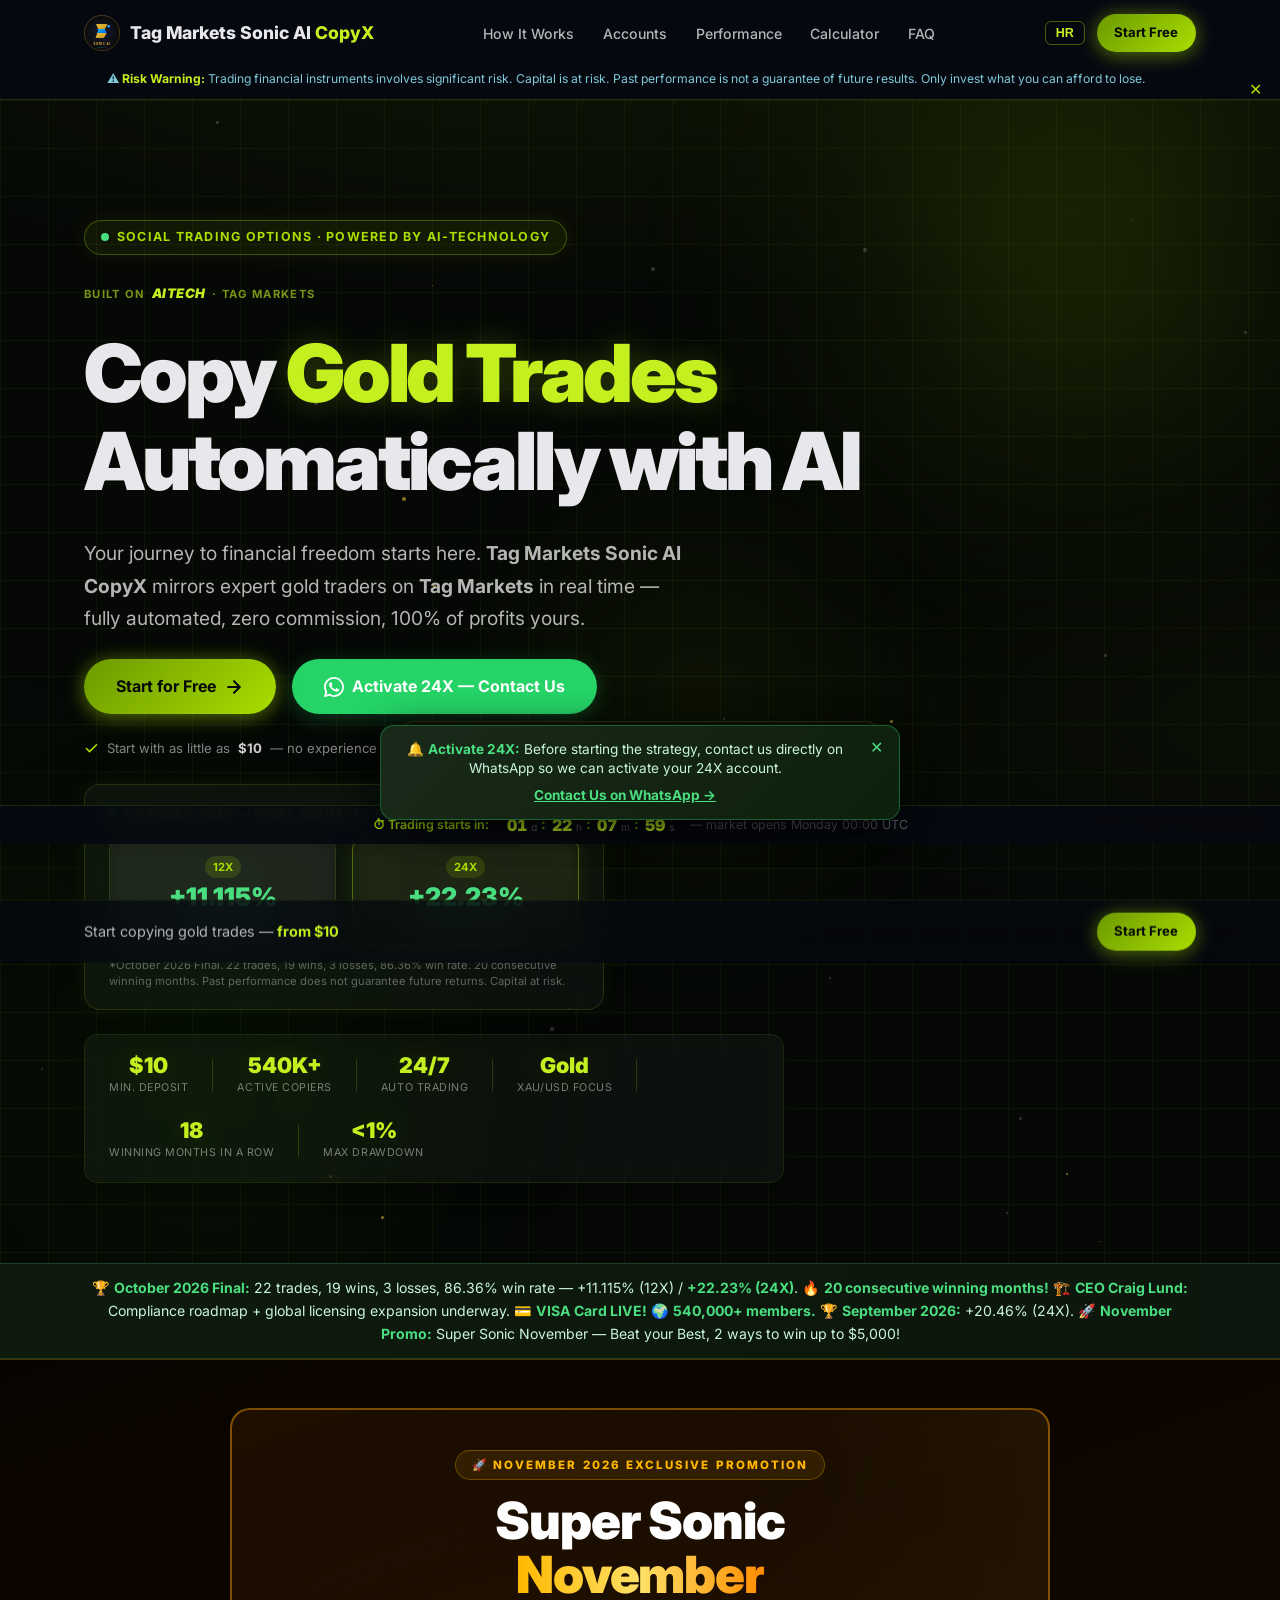
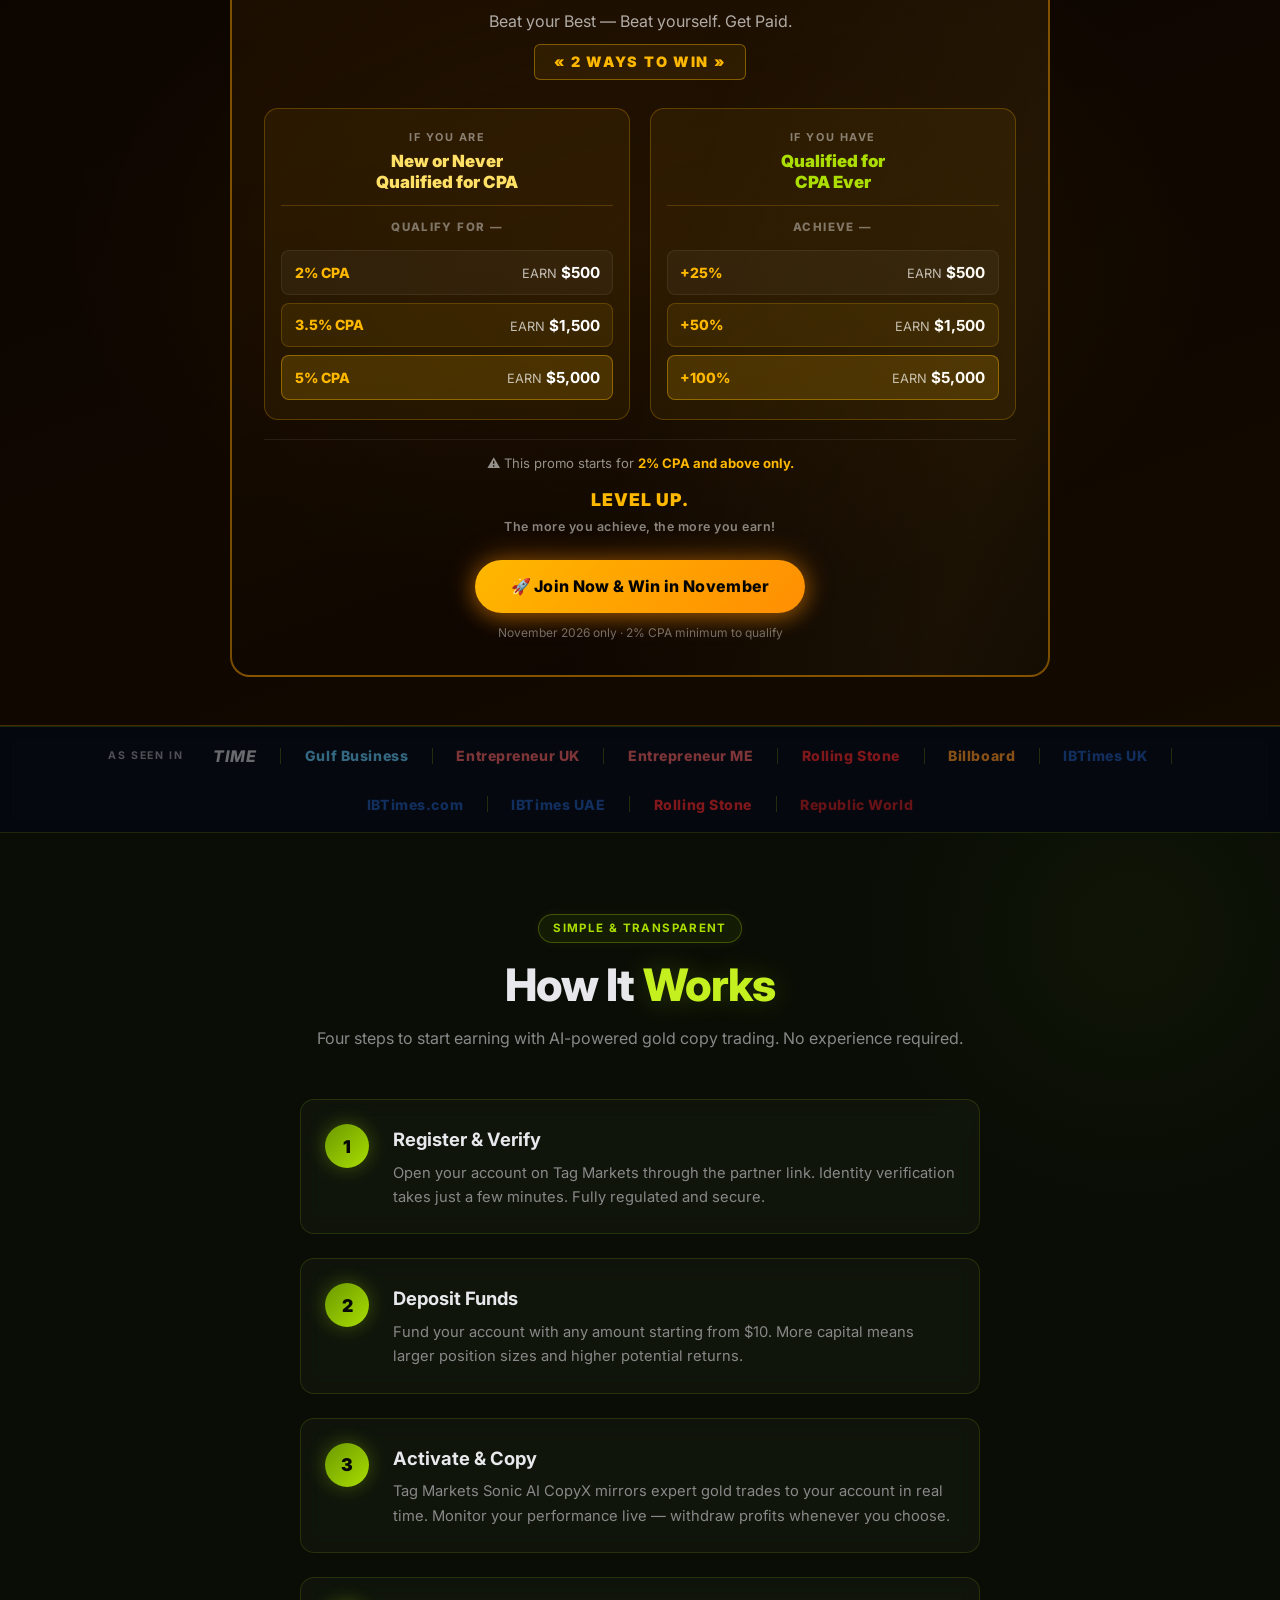
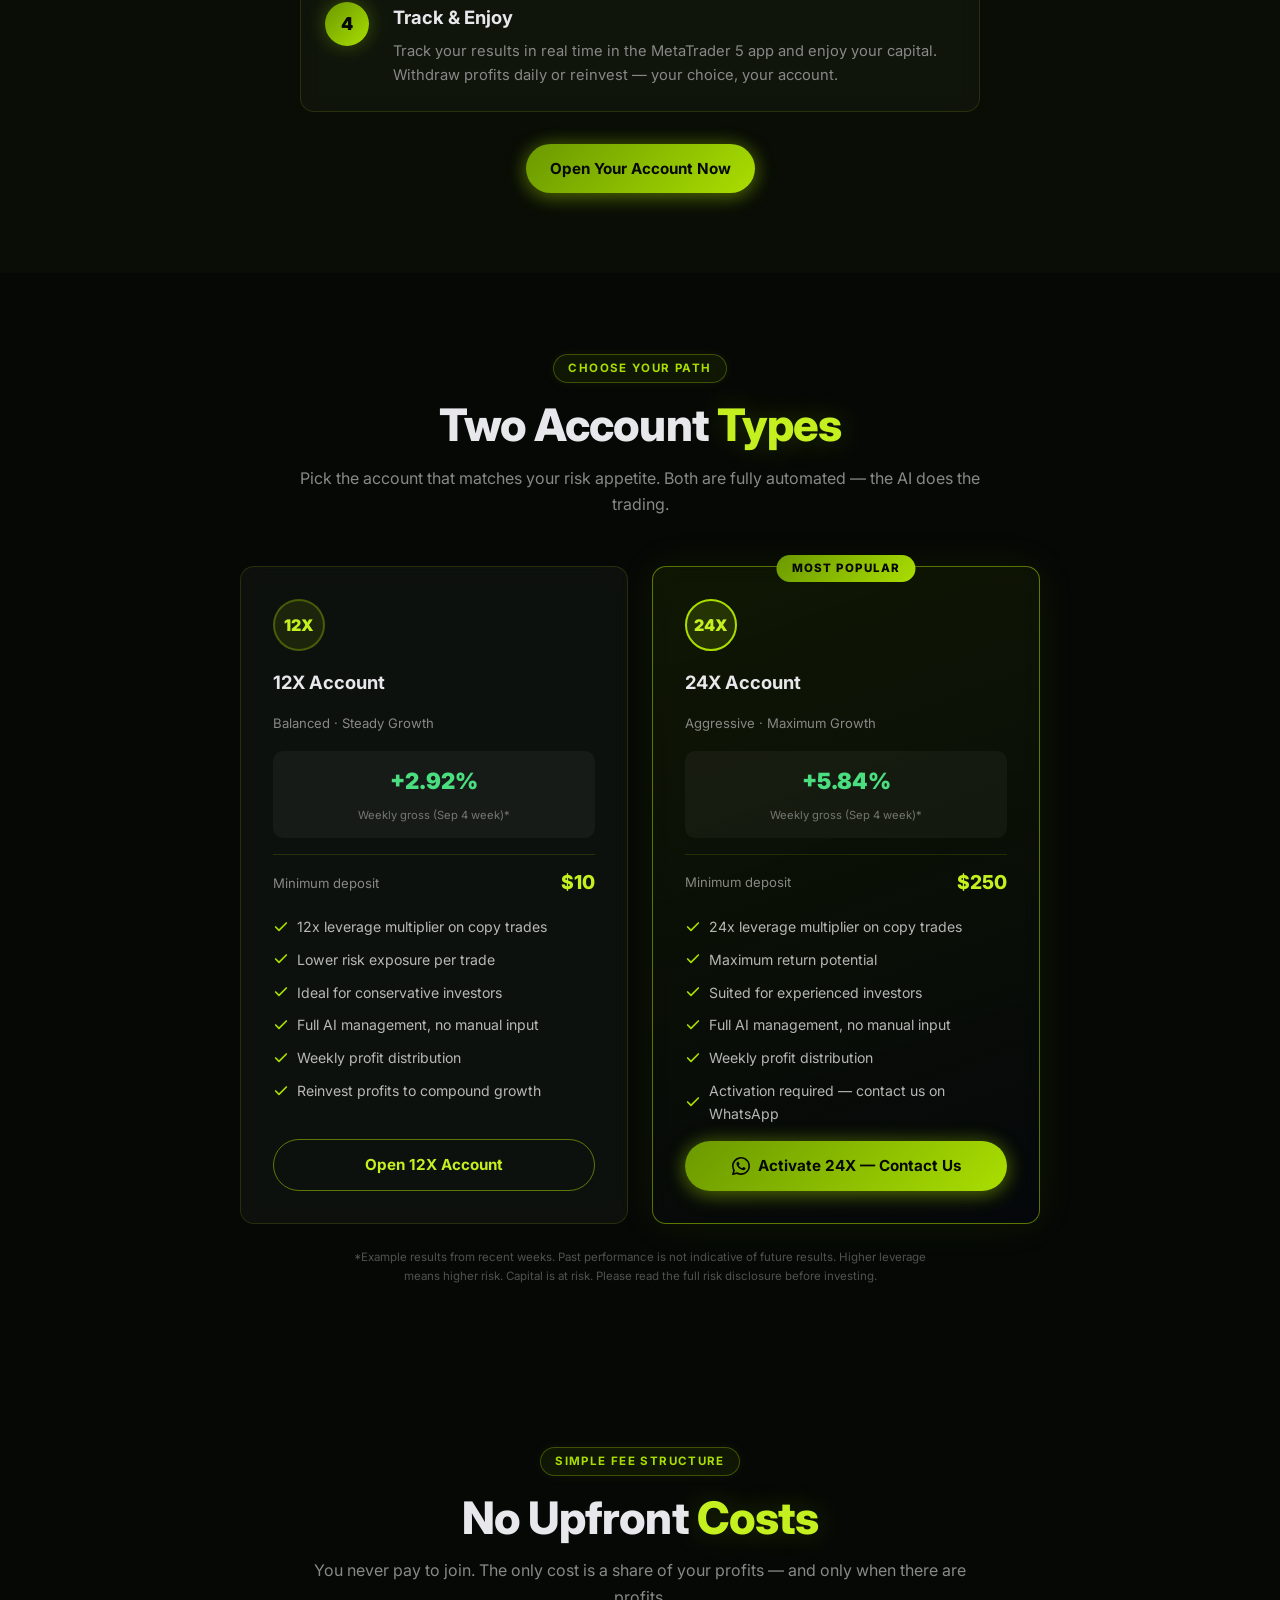
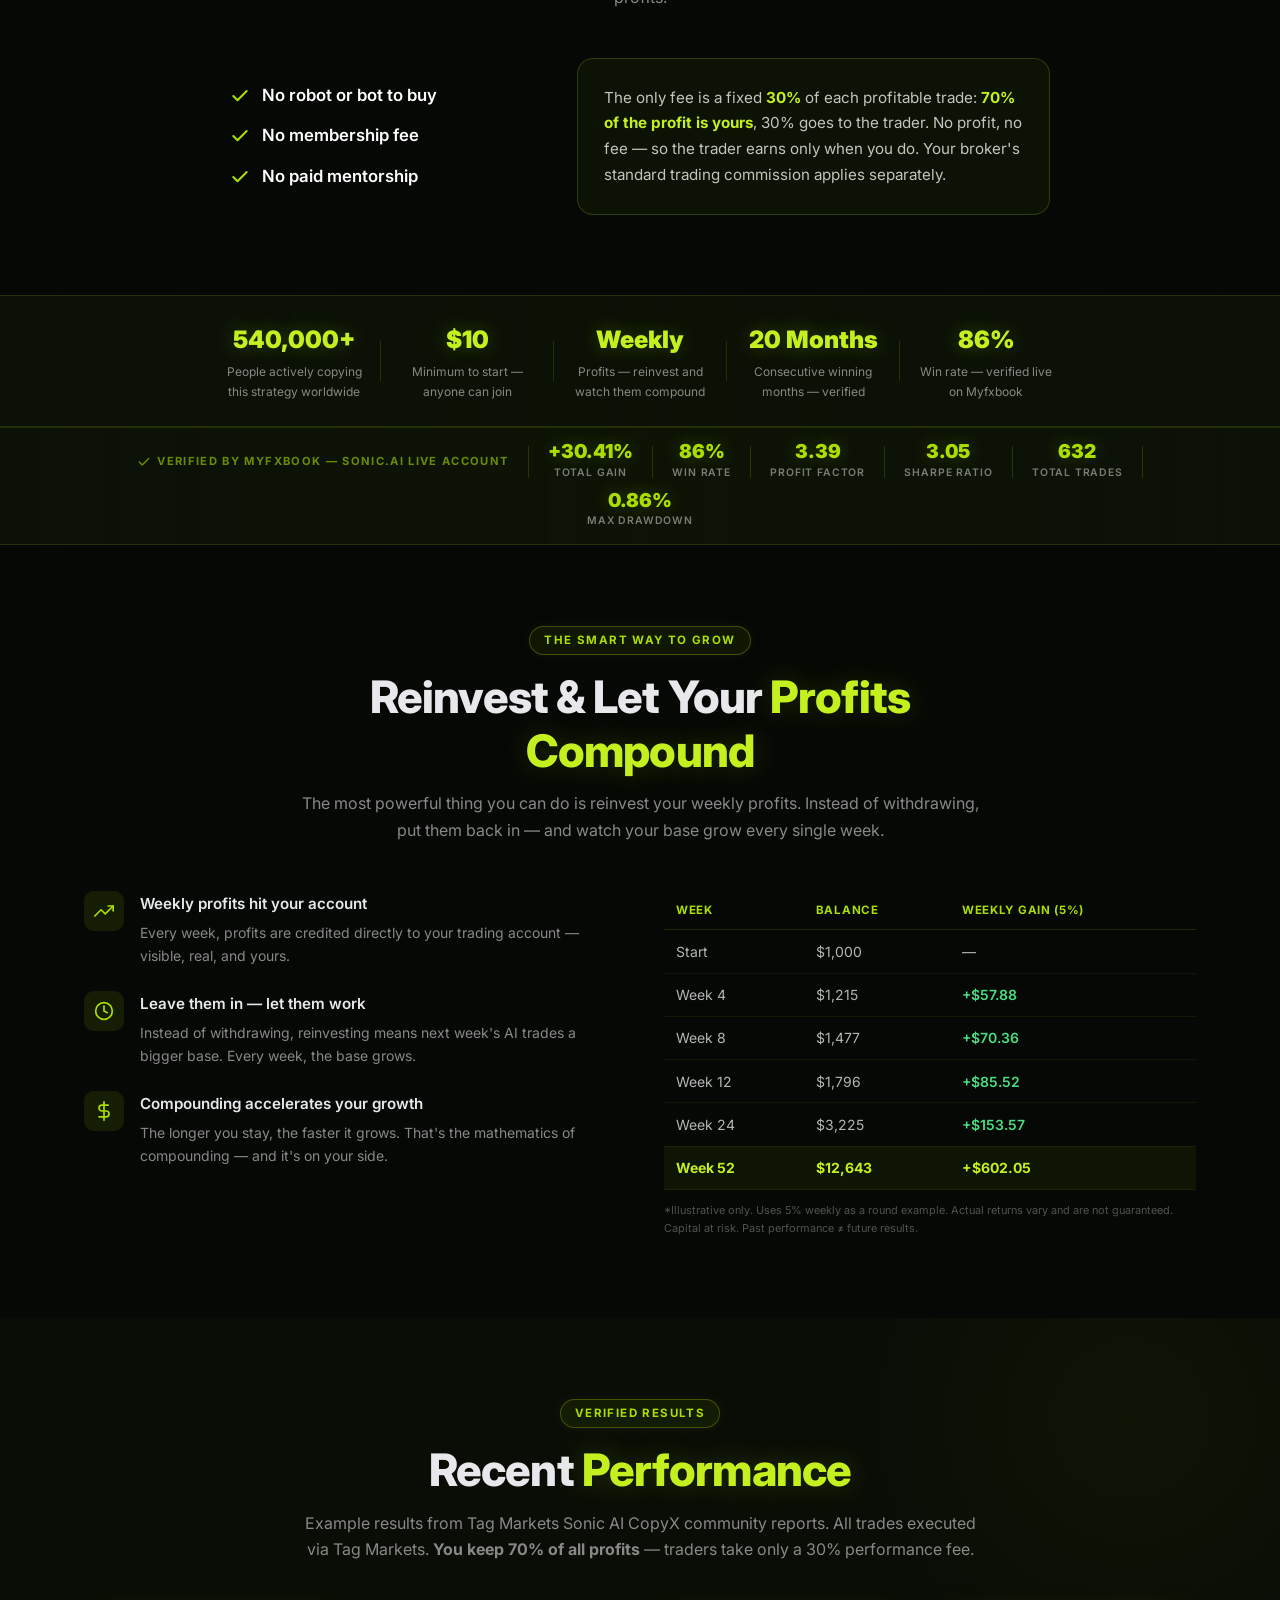
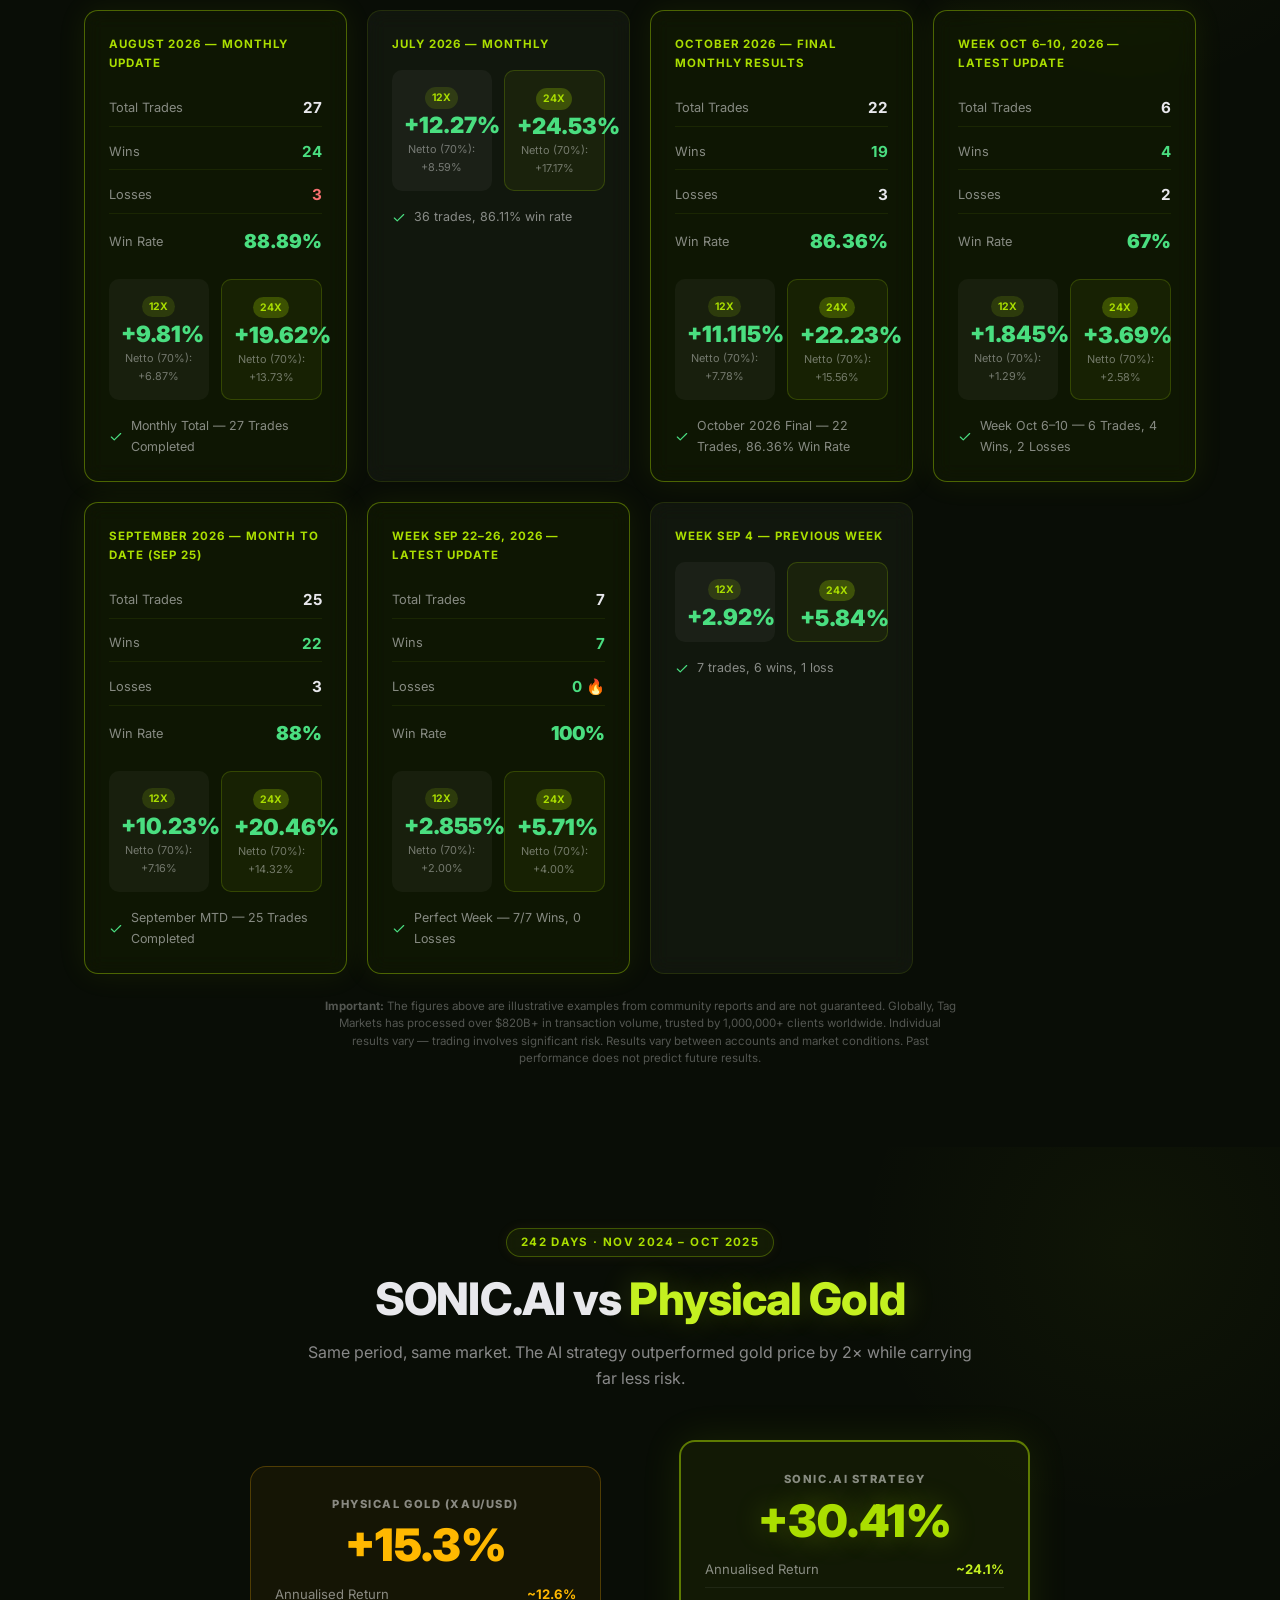
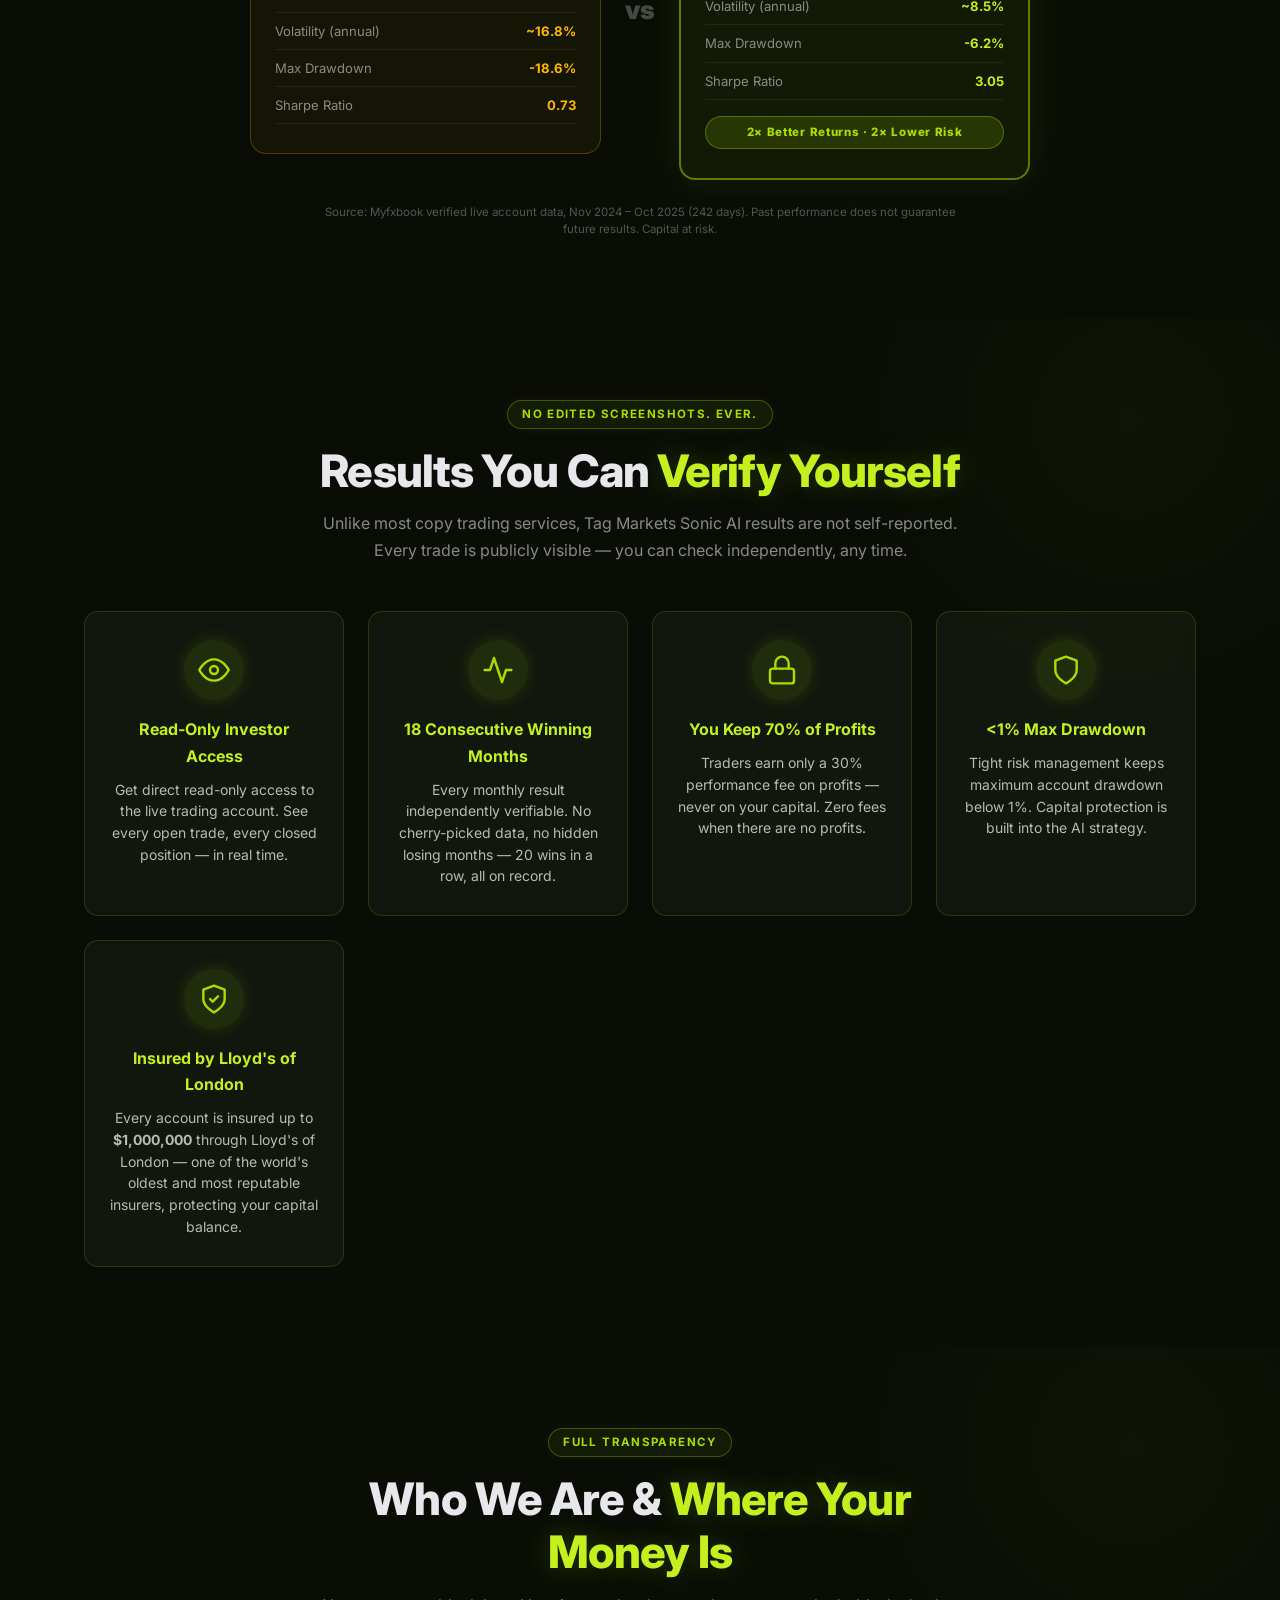
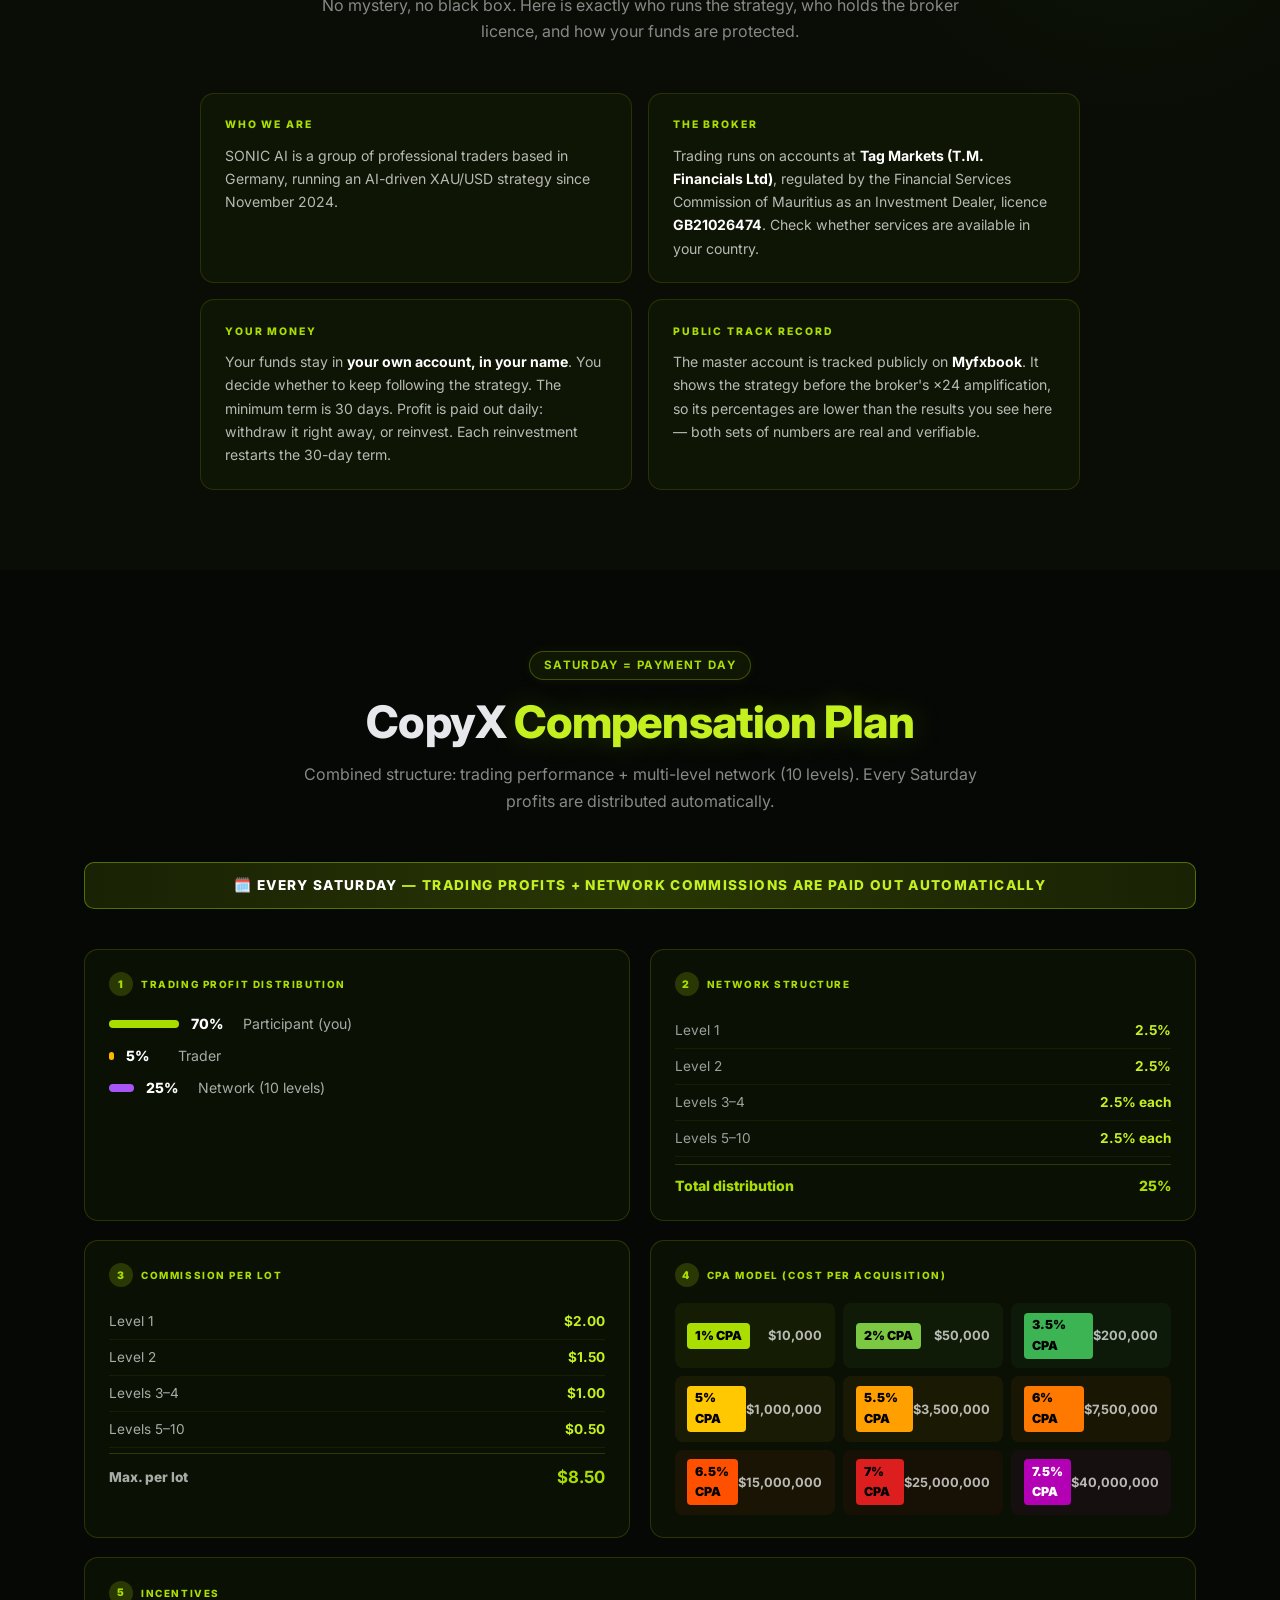
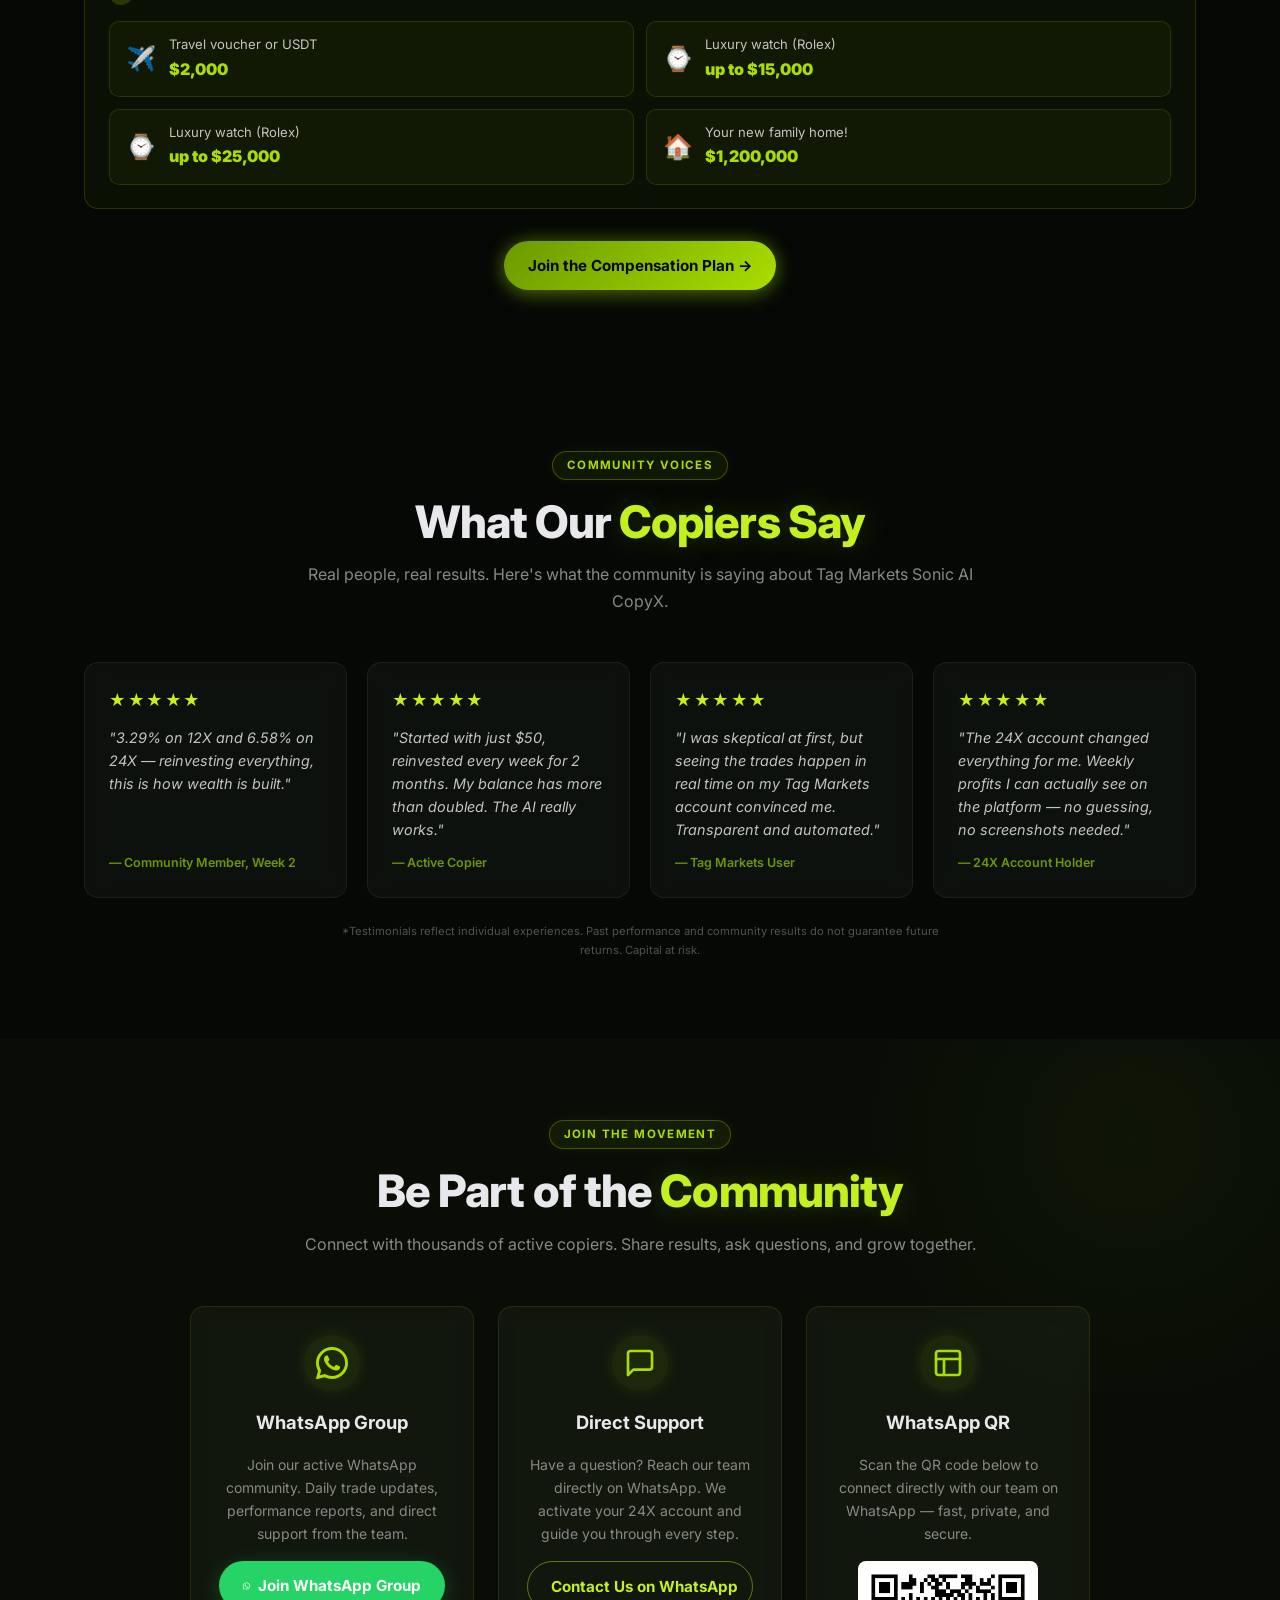
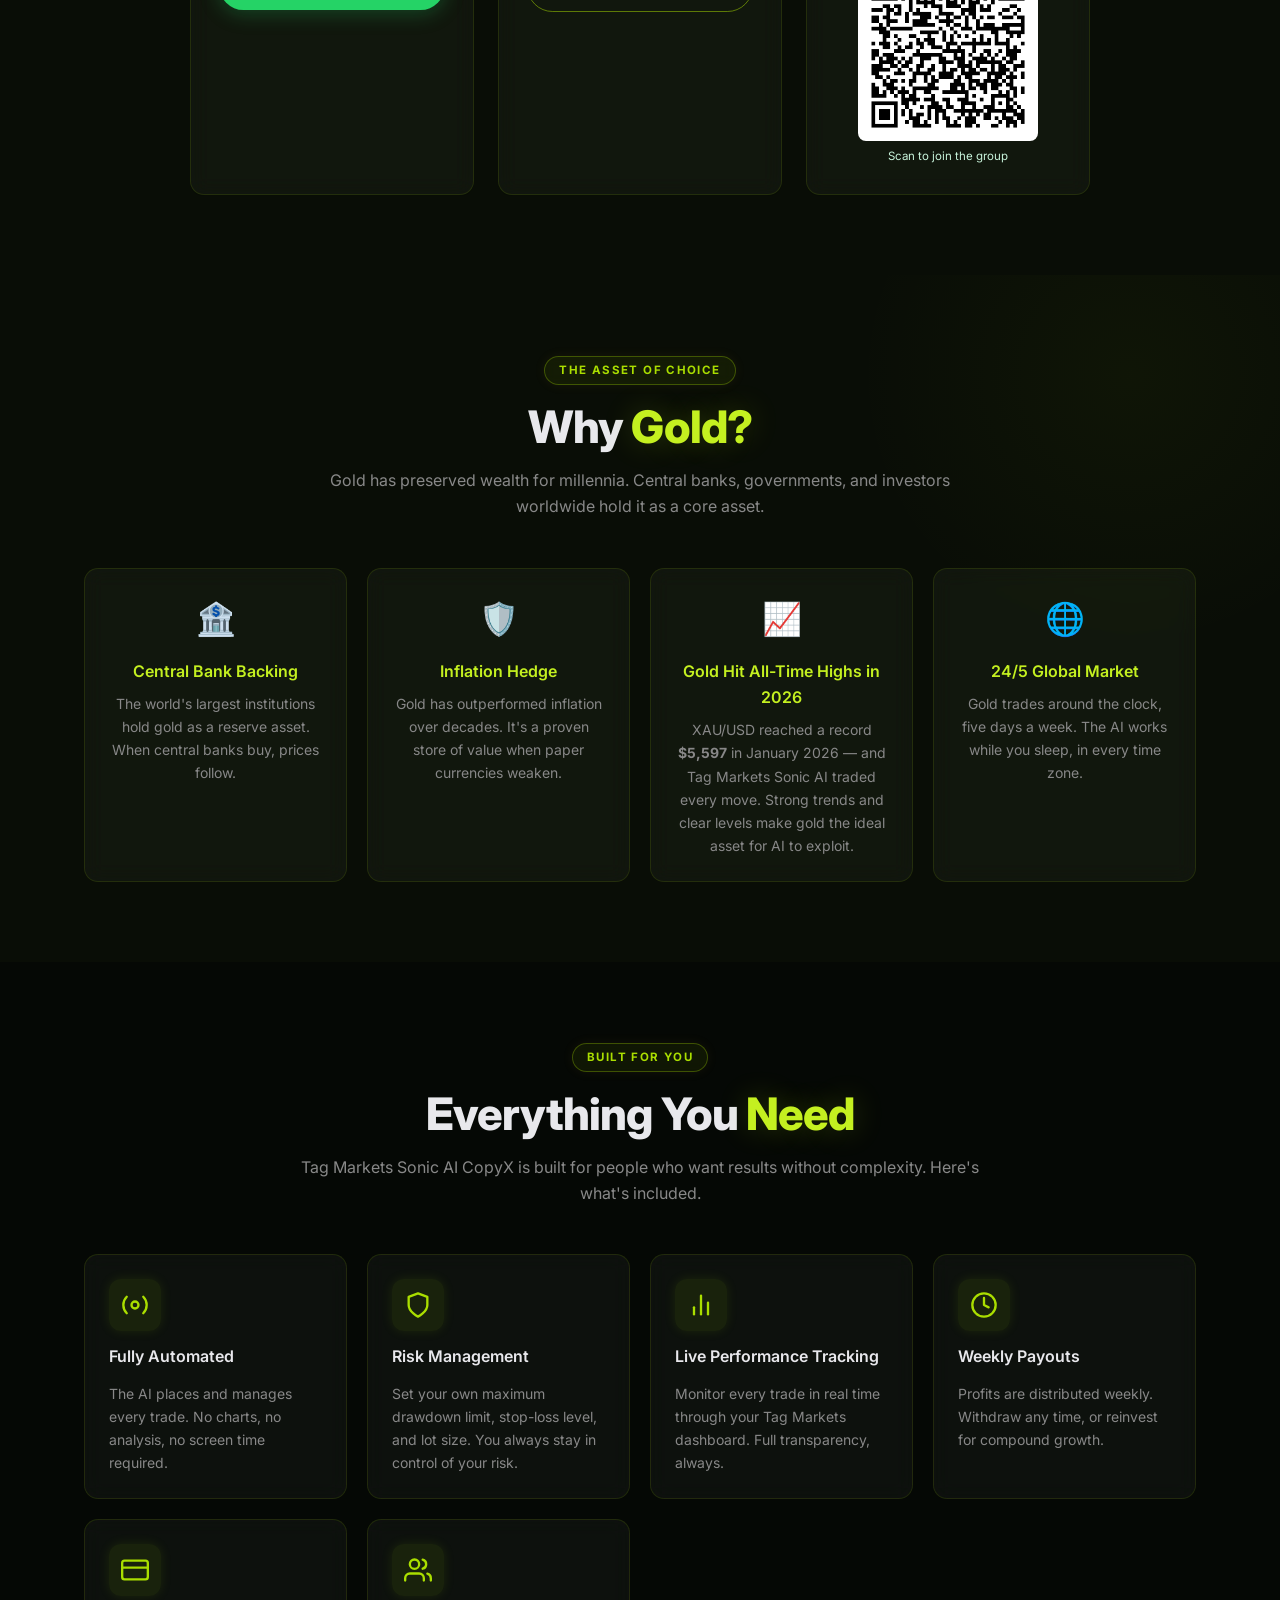
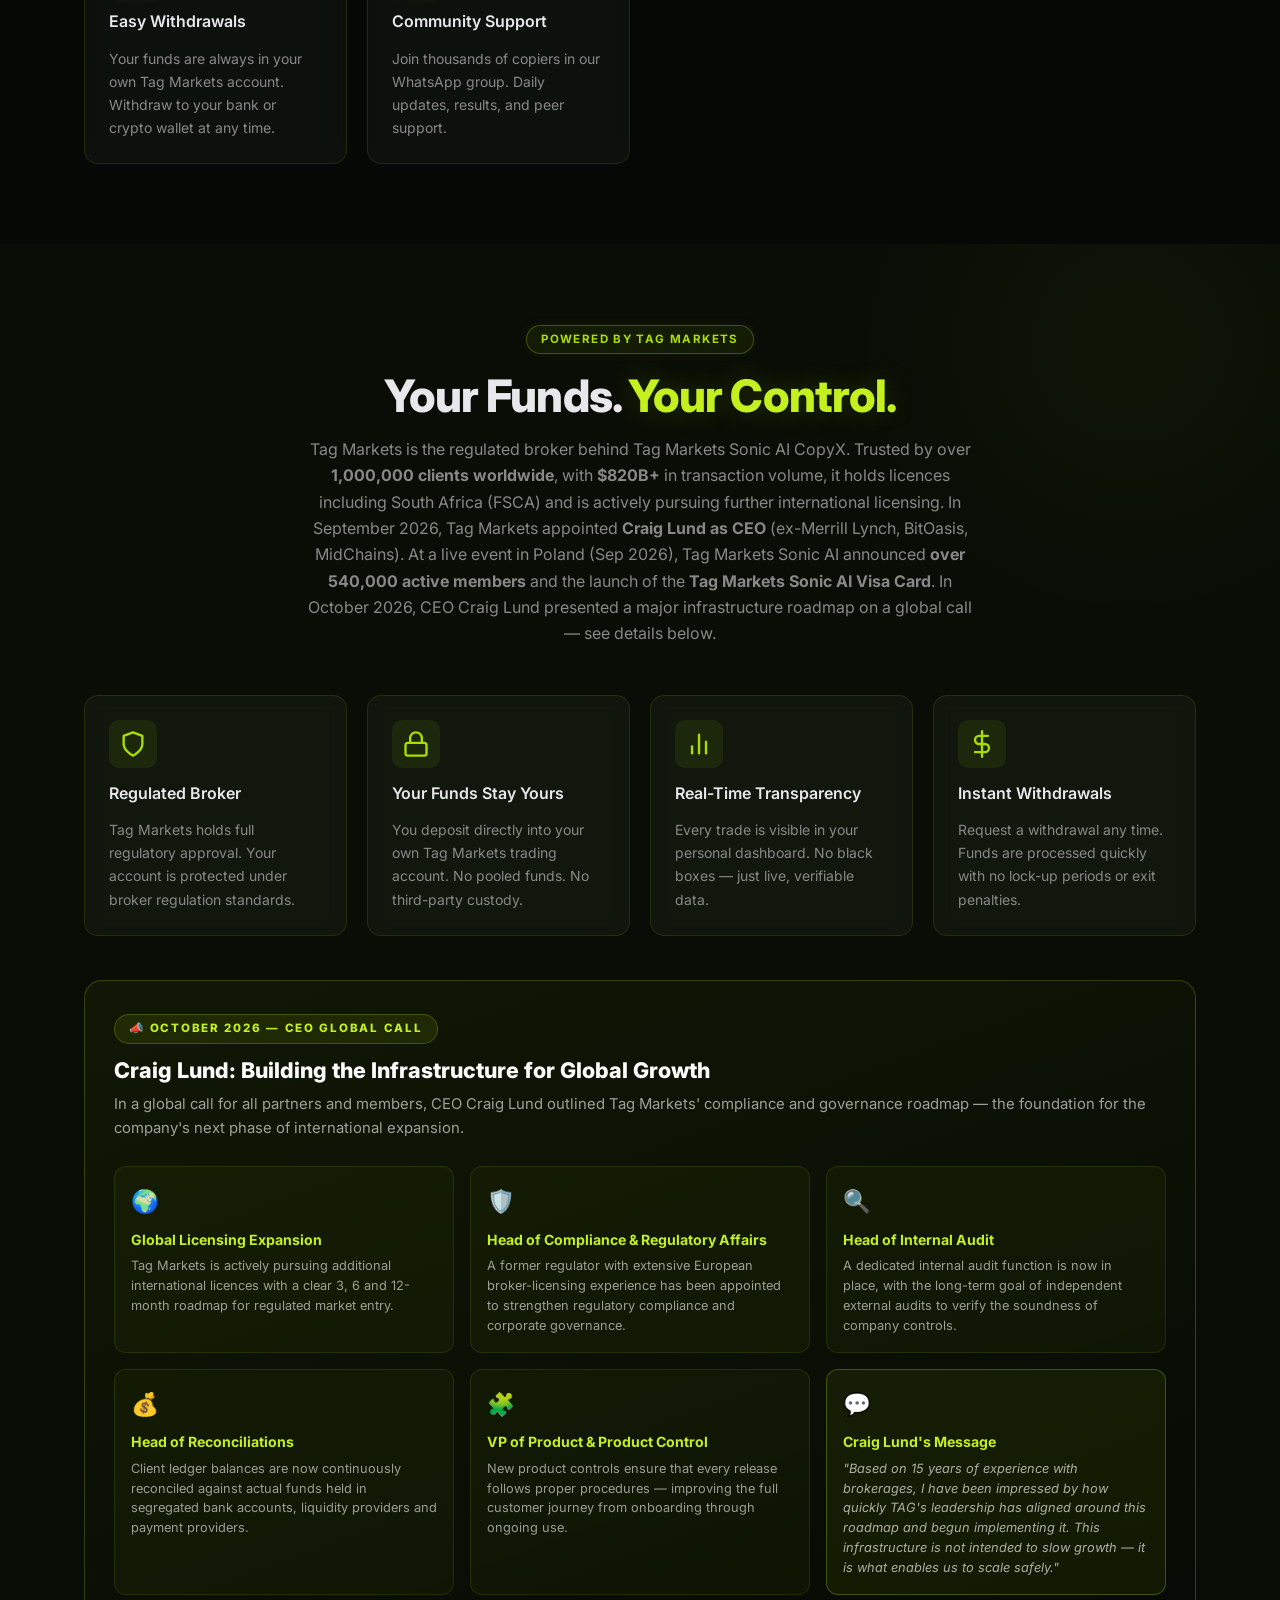
<file: index.html>
<!DOCTYPE html>
<html lang="en">
<head>
<meta charset="UTF-8" />
<meta name="viewport" content="width=device-width, initial-scale=1.0" />
<meta name="description" content="Tag Markets Sonic AI CopyX — AI-powered gold copy trading via Tag Markets. Two account types: 12X and 24X. Automated, transparent, and 100% regulated. Join free today." />
<meta name="keywords" content="Sonic AI, Tag Markets Sonic AI CopyX, sonic ai trading, AI copy trading, gold copy trading, XAU/USD AI trading, Tag Markets, 12X account, 24X account, automated trading, forex copy trading, sonicaicopyx" />
<meta name="robots" content="index, follow" />
<meta name="google-site-verification" content="8e38c89e3ad3ef02" />
<link rel="canonical" href="https://sonicaicopyx.com/" />
<link rel="sitemap" type="application/xml" href="sitemap.xml" />
<link rel="icon" href="assets/logo.svg" type="image/svg+xml" />
<meta property="og:title" content="Tag Markets Sonic AI CopyX | AI-Powered Gold Copy Trading" />
<meta property="og:description" content="Copy expert gold trades automatically with AI. Two account types — 12X and 24X. Start from just $10 on Tag Markets." />
<meta property="og:type" content="website" />
<meta property="og:image" content="assets/og-image.svg" />
<meta property="og:url" content="https://sonicaicopyx.com/" />
<meta property="og:site_name" content="Tag Markets Sonic AI CopyX" />
<meta name="twitter:card" content="summary_large_image" />
<meta name="twitter:title" content="Tag Markets Sonic AI CopyX | AI-Powered Gold Copy Trading" />
<meta name="twitter:description" content="Copy expert gold trades automatically with AI. Start from just $10 on Tag Markets. 540K+ active copiers." />
<meta name="twitter:image" content="assets/og-image.svg" />
<title>Tag Markets Sonic AI CopyX | AI-Powered Gold Copy Trading</title>
<link rel="preconnect" href="https://fonts.googleapis.com" />
<link rel="preconnect" href="https://fonts.gstatic.com" crossorigin />
<link href="https://fonts.googleapis.com/css2?family=Inter:wght@400;500;600;700;800;900&display=swap" rel="stylesheet" />
<link rel="stylesheet" href="style.css" />
<!-- Google tag (gtag.js) -->
<script async src="https://www.googletagmanager.com/gtag/js?id=G-XXXXXXXXXX"></script>
<script>
  window.dataLayer = window.dataLayer || [];
  function gtag(){dataLayer.push(arguments);}
  gtag('js', new Date());
  gtag('config', 'G-XXXXXXXXXX');
</script>
<!-- JSON-LD Structured Data -->
<script type="application/ld+json">
{
  "@context": "https://schema.org",
  "@type": "FinancialService",
  "name": "Tag Markets Sonic AI CopyX",
  "description": "AI-powered gold copy trading via Tag Markets. Two account types — 12X and 24X. Automated, transparent, and fully regulated.",
  "url": "https://sonicaicopyx.com",
  "areaServed": "Worldwide",
  "serviceType": "Copy Trading"
}
</script>
<style>
.press-logo--ibtimes { color: rgba(27,79,156,.55); }
.press-logo--ibtimes:hover { color: #1B4F9C; }
.press-card__pub--ibtimes { color: #1B4F9C; }
.press-logo--republic { color: rgba(180,30,30,.55); }
.press-logo--republic:hover { color: #B41E1E; }
.press-card__pub--republic { color: #B41E1E; }
</style>
<style id="teal-theme">
/* === TAG MARKETS LIME GREEN THEME 2026 === */
:root{--gold:#AADE00;--gold-light:#C4F020;--gold-dim:#6B9900;--border:rgba(170,222,0,.15);--black:#050805;--dark:#090D06;--dark2:#0C1108;--dark3:#10160A}
body{background-image:radial-gradient(ellipse 140% 70% at 50% -5%,rgba(170,222,0,.08) 0%,transparent 55%),radial-gradient(ellipse 80% 50% at 0% 100%,rgba(30,100,0,.05) 0%,transparent 50%),radial-gradient(ellipse 80% 50% at 100% 80%,rgba(170,222,0,.03) 0%,transparent 50%)}
.hero__bg-grid{background-image:linear-gradient(rgba(170,222,0,.05) 1px,transparent 1px),linear-gradient(90deg,rgba(170,222,0,.05) 1px,transparent 1px)}
.gold-text{color:#C4F020;text-shadow:0 0 30px rgba(196,240,32,.22)}
.section__tag{color:#AADE00;border-color:rgba(170,222,0,.3);background:rgba(170,222,0,.07)}
.risk-banner{border-bottom-color:rgba(170,222,0,.2);color:#7EC8D8}
.risk-banner strong{color:#C4F020}
.risk-banner__close{color:#AADE00}
.hero__badge{color:#AADE00;border-color:rgba(170,222,0,.3);background:rgba(170,222,0,.07)}
@keyframes badgePulse{0%,100%{box-shadow:0 0 10px rgba(170,222,0,.1)}50%{box-shadow:0 0 24px rgba(170,222,0,.24)}}
.live-label{color:#AADE00}
.live-card--accent{border-color:rgba(170,222,0,.4);background:rgba(170,222,0,.05);box-shadow:0 0 20px rgba(170,222,0,.1)}
.live-card__badge{background:rgba(170,222,0,.15);color:#AADE00}
.stat__divider{background:rgba(170,222,0,.2)}
.btn--gold{background:linear-gradient(135deg,#6B9900,#AADE00)!important;color:#050805!important;box-shadow:0 0 20px rgba(170,222,0,.2),0 4px 20px rgba(170,222,0,.35)!important}
.btn--gold:hover{box-shadow:0 0 35px rgba(170,222,0,.5),0 8px 30px rgba(170,222,0,.55)!important}
.btn--outline{color:#C4F020!important;border-color:rgba(170,222,0,.5)!important}
.btn--outline:hover{border-color:#C4F020!important;background:rgba(170,222,0,.06)!important}
.nav__links a:hover{color:#C4F020}
.lang-toggle{border-color:rgba(170,222,0,.4);color:#C4F020}
.lang-toggle:hover{background:rgba(170,222,0,.1)}
.burger span{background:#C4F020}
.step{border-color:rgba(170,222,0,.15)}
.step__num{background:linear-gradient(135deg,#6B9900,#AADE00);color:#050805;box-shadow:0 0 20px rgba(170,222,0,.3)}
.step:hover{border-color:rgba(170,222,0,.4);box-shadow:0 0 25px rgba(170,222,0,.08)}
.account-card{border-color:rgba(170,222,0,.15)}
.account-card--featured{border-color:rgba(170,222,0,.5);background:linear-gradient(160deg,rgba(170,222,0,.07),rgba(6,8,16,.5));box-shadow:0 0 40px rgba(170,222,0,.08)}
.account-card__popular{background:linear-gradient(135deg,#6B9900,#AADE00);color:#050805}
.account-card__badge{background:rgba(170,222,0,.1);border-color:rgba(170,222,0,.3);color:#C4F020}
.account-card__badge--accent{background:rgba(170,222,0,.15);border-color:#AADE00}
.account-card__features li svg{color:#AADE00}
.account-card__min-value{color:#C4F020}
@keyframes cardPulse{0%,100%{box-shadow:0 0 20px rgba(170,222,0,.12),0 4px 20px rgba(0,0,0,.3)}50%{box-shadow:0 0 50px rgba(170,222,0,.28),0 8px 30px rgba(0,0,0,.4)}}
.social-proof-bar{background:linear-gradient(90deg,var(--dark2),rgba(170,222,0,.04),var(--dark2));border-color:rgba(170,222,0,.15)}
.social-proof-num{color:#C4F020;text-shadow:0 0 20px rgba(170,222,0,.3)}
.social-proof-divider{background:rgba(170,222,0,.15)}
.compound-point__icon{background:rgba(170,222,0,.1);color:#AADE00}
.compound-table th{color:#AADE00}
.compound-table td{border-bottom-color:rgba(170,222,0,.07)}
.compound-table tr.highlight td{color:#C4F020;background:rgba(170,222,0,.06)}
.perf-card{border-color:rgba(170,222,0,.12)}
.perf-card--monthly{border-color:rgba(170,222,0,.4);background:rgba(170,222,0,.04);box-shadow:0 0 30px rgba(170,222,0,.08)}
.perf-card__week{color:#AADE00}
.perf-result__badge{background:rgba(170,222,0,.15);color:#AADE00}
.perf-result__badge--accent{background:rgba(170,222,0,.25)}
.perf-result--accent{background:rgba(170,222,0,.06);border-color:rgba(170,222,0,.2)}
.perf-monthly-row{border-bottom-color:rgba(170,222,0,.08)}
.trust-card{border-color:rgba(170,222,0,.18)}
.trust-card:hover{border-color:rgba(170,222,0,.45);box-shadow:0 0 30px rgba(170,222,0,.1),0 8px 32px rgba(0,0,0,.35)}
.trust-card__icon{background:rgba(170,222,0,.1);color:#AADE00;box-shadow:0 0 16px rgba(170,222,0,.15)}
.trust-card:hover .trust-card__icon{box-shadow:0 0 28px rgba(170,222,0,.3);background:rgba(170,222,0,.14)}
.trust-card h4{color:#C4F020}
.community-card{border-color:rgba(170,222,0,.12)}
.community-card__icon{background:rgba(170,222,0,.08);color:#AADE00;box-shadow:0 0 16px rgba(170,222,0,.12)}
.platform-card{border-color:rgba(170,222,0,.12)}
.platform-card__icon{background:rgba(170,222,0,.08);color:#AADE00}
.press-strip{border-color:rgba(170,222,0,.15)}
.press-strip__divider{background:rgba(170,222,0,.18)}
.press-logo:hover{color:#C4F020}
.press-card{border-color:rgba(170,222,0,.12)}
.press-card:hover{border-color:rgba(170,222,0,.45);box-shadow:0 0 30px rgba(170,222,0,.1),0 8px 32px rgba(0,0,0,.35)}
.press-card__link{color:#AADE00}
.feature-card{border-color:rgba(170,222,0,.12)}
.feature-card:hover{border-color:rgba(170,222,0,.4);box-shadow:0 0 30px rgba(170,222,0,.1),0 8px 32px rgba(0,0,0,.35)}
.feature-card__icon{background:rgba(170,222,0,.08);color:#AADE00;box-shadow:0 0 12px rgba(170,222,0,.1)}
.feature-card:hover .feature-card__icon{box-shadow:0 0 22px rgba(170,222,0,.22);background:rgba(170,222,0,.14)}
.gold-card{border-color:rgba(170,222,0,.12)}
.gold-card:hover{border-color:rgba(170,222,0,.4)}
.gold-card h4{color:#C4F020}
.faq-item{border-color:rgba(170,222,0,.12)}
.faq-item[open]{border-color:rgba(170,222,0,.4);box-shadow:0 0 20px rgba(170,222,0,.07)}
.faq-item summary::after{color:#AADE00}
.calc-wrap{border-color:rgba(170,222,0,.15)}
.calc-field input:focus,.calc-field select:focus{border-color:#AADE00}
.calc-field input[type="range"]{background:rgba(170,222,0,.2)}
.calc-field input[type="range"]::-webkit-slider-thumb{background:#AADE00}
.calc-table th{color:#AADE00}
.calc-table td{border-bottom-color:rgba(170,222,0,.06)}
.qr-card{border-color:rgba(170,222,0,.15)}
.testimonial-card__stars{color:#C4F020}
.testimonial-card__author{color:#6B9900}
.testimonial-card:hover{border-color:rgba(170,222,0,.3);box-shadow:0 0 20px rgba(170,222,0,.08)}
.hero__live-results{border-color:rgba(170,222,0,.15);box-shadow:0 8px 32px rgba(0,0,0,.3),0 0 20px rgba(170,222,0,.07)}
.hero__stats{border-color:rgba(170,222,0,.1)}
.hero__aurora--gold{background:radial-gradient(circle at center,rgba(170,222,0,.15) 0%,rgba(170,222,0,.04) 40%,transparent 70%)}
.hero__aurora--purple{background:radial-gradient(circle at center,rgba(30,100,0,.12) 0%,rgba(30,100,0,.03) 45%,transparent 70%)}
.hero__aurora--blue{background:radial-gradient(circle at center,rgba(170,222,0,.08) 0%,transparent 65%)}
.section--dark::before{background:radial-gradient(circle,rgba(170,222,0,.04) 0%,transparent 65%)}
.footer__links h4,.footer__contact h4{color:#AADE00}
.footer__links a:hover,.footer__wa:hover{color:#C4F020}
.footer__bottom a{color:#6B9900}
.footer{border-top-color:rgba(170,222,0,.15)}
.nav.scrolled{border-bottom:1px solid rgba(170,222,0,.08)!important}
.sticky-cta__text strong{color:#C4F020}
.sticky-cta{border-top-color:rgba(170,222,0,.1)!important}
#cdLabel{color:#AADE00}.cd-val{color:#C4F020}.cd-sep{color:#6B9900}
.countdown-bar{border-top-color:rgba(170,222,0,.15)}
.cookie-banner{border-color:rgba(170,222,0,.15)}
.cookie-banner p a{color:#C4F020}
.aitech-brand{display:inline-flex;align-items:center;gap:6px;font-size:.7rem;font-weight:700;letter-spacing:.12em;text-transform:uppercase;color:rgba(196,240,32,.6);margin-top:.3rem}
.aitech-brand b{color:#C4F020;font-size:.82rem;font-weight:900;letter-spacing:.04em;font-style:italic}
/* === OCTOBER PROMO === */
@keyframes promoPulse{0%,100%{box-shadow:0 0 40px rgba(255,180,0,.18),0 0 0 0 rgba(255,180,0,.12)}50%{box-shadow:0 0 80px rgba(255,180,0,.38),0 0 0 6px rgba(255,180,0,.04)}}
@keyframes shimmer{0%{background-position:-200% center}100%{background-position:200% center}}
@keyframes ticketFloat{0%,100%{transform:translateY(0) rotate(-2deg)}50%{transform:translateY(-6px) rotate(2deg)}}
.promo-section{padding:3rem 0;background:linear-gradient(160deg,rgba(10,4,0,.98),rgba(20,10,0,.96));border-top:1px solid rgba(255,165,0,.25);border-bottom:1px solid rgba(255,165,0,.25);position:relative;overflow:hidden}
.promo-section::before{content:'';position:absolute;inset:0;background:radial-gradient(ellipse 70% 60% at 50% 50%,rgba(255,140,0,.07) 0%,transparent 65%);pointer-events:none}
.promo-banner{border:2px solid rgba(255,165,0,.45);border-radius:20px;padding:2.5rem 2rem 2rem;background:linear-gradient(160deg,rgba(255,140,0,.08),rgba(0,0,0,.4));animation:promoPulse 3s ease-in-out infinite;position:relative;overflow:hidden;max-width:820px;margin:0 auto}
.promo-banner::before{content:'';position:absolute;inset:0;background:linear-gradient(105deg,transparent 30%,rgba(255,200,60,.06) 50%,transparent 70%);background-size:200% 100%;animation:shimmer 4s linear infinite;pointer-events:none}
.promo-top{text-align:center;margin-bottom:1.8rem}
.promo-eyebrow{display:inline-block;font-size:.72rem;font-weight:800;letter-spacing:.18em;text-transform:uppercase;color:#FFB800;background:rgba(255,180,0,.1);border:1px solid rgba(255,180,0,.3);border-radius:50px;padding:.28rem 1rem;margin-bottom:.9rem}
.promo-title{font-size:clamp(1.9rem,5vw,3.2rem);font-weight:900;line-height:1.05;color:#fff;margin:0 0 .4rem}
.promo-title span{background:linear-gradient(90deg,#FFB800,#FFE066,#FF8C00);-webkit-background-clip:text;-webkit-text-fill-color:transparent;background-clip:text}
.promo-subtitle{font-size:1rem;color:rgba(255,255,255,.65);margin:0}
.promo-prize{text-align:center;margin:1.5rem 0 2rem;padding:1.4rem 1rem;background:linear-gradient(135deg,rgba(255,140,0,.12),rgba(255,60,0,.06));border:1px solid rgba(255,165,0,.3);border-radius:14px}
.promo-prize__amount{font-size:clamp(2.8rem,8vw,4.8rem);font-weight:900;line-height:1;background:linear-gradient(90deg,#FFB800,#FFE566,#FF8C00);-webkit-background-clip:text;-webkit-text-fill-color:transparent;background-clip:text;text-shadow:none}
.promo-prize__label{font-size:.85rem;font-weight:600;letter-spacing:.12em;text-transform:uppercase;color:rgba(255,255,255,.6);margin-top:.2rem}
.promo-prize__detail{font-size:1.05rem;font-weight:700;color:#fff;margin-top:.6rem}
.promo-prize__detail span{color:#FFB800}
.promo-how{margin-bottom:1.8rem}
.promo-how__title{font-size:.78rem;font-weight:800;letter-spacing:.14em;text-transform:uppercase;color:rgba(255,165,0,.7);text-align:center;margin-bottom:1rem}
.promo-tiers{display:grid;grid-template-columns:repeat(5,1fr);gap:.6rem}
@media(max-width:600px){.promo-tiers{grid-template-columns:repeat(3,1fr)}.promo-tiers .tier:nth-child(4),.promo-tiers .tier:nth-child(5){grid-column:span 1}}
.tier{background:rgba(255,140,0,.08);border:1px solid rgba(255,165,0,.22);border-radius:10px;padding:.8rem .4rem;text-align:center;transition:all .25s}
.tier:hover{border-color:rgba(255,165,0,.55);background:rgba(255,140,0,.16);transform:translateY(-3px)}
.tier__icon{font-size:1.4rem;margin-bottom:.3rem;animation:ticketFloat 2.5s ease-in-out infinite}
.tier:nth-child(2) .tier__icon{animation-delay:.3s}
.tier:nth-child(3) .tier__icon{animation-delay:.6s}
.tier:nth-child(4) .tier__icon{animation-delay:.9s}
.tier:nth-child(5) .tier__icon{animation-delay:1.2s}
.tier__frontlines{font-size:1.3rem;font-weight:900;color:#FFB800;line-height:1}
.tier__fl-label{font-size:.62rem;text-transform:uppercase;letter-spacing:.08em;color:rgba(255,255,255,.45);margin-bottom:.35rem}
.tier__arrow{font-size:.8rem;color:rgba(255,255,255,.3);margin:.3rem 0}
.tier__tickets{font-size:1.5rem;font-weight:900;color:#fff;line-height:1}
.tier__t-label{font-size:.62rem;text-transform:uppercase;letter-spacing:.08em;color:rgba(255,255,255,.45)}
.promo-note{display:flex;align-items:center;justify-content:center;gap:.6rem;font-size:.82rem;color:rgba(255,255,255,.55);text-align:center;margin-bottom:1.6rem}
.promo-note strong{color:#FFB800}
.promo-cta-wrap{text-align:center}
.btn--promo{display:inline-flex;align-items:center;gap:.5rem;padding:.85rem 2.2rem;border-radius:50px;font-size:1rem;font-weight:800;text-decoration:none;color:#000;background:linear-gradient(135deg,#FFB800,#FF8C00);box-shadow:0 0 30px rgba(255,140,0,.4),0 4px 20px rgba(255,140,0,.35);transition:all .25s;letter-spacing:.02em}
.btn--promo:hover{box-shadow:0 0 55px rgba(255,140,0,.65),0 8px 30px rgba(255,140,0,.55);transform:translateY(-2px)}
.promo-min{font-size:.75rem;color:rgba(255,255,255,.4);margin-top:.6rem}
/* === CEO ROADMAP === */
.ceo-roadmap{margin:2.8rem 0 2rem;border:1px solid rgba(170,222,0,.25);border-radius:18px;padding:2rem 1.8rem 1.8rem;background:linear-gradient(160deg,rgba(170,222,0,.05),rgba(0,0,0,.2))}
.ceo-roadmap__badge{display:inline-block;font-size:.72rem;font-weight:800;letter-spacing:.15em;text-transform:uppercase;color:#C4F020;background:rgba(170,222,0,.1);border:1px solid rgba(170,222,0,.25);border-radius:50px;padding:.28rem .9rem;margin-bottom:.8rem}
.ceo-roadmap__title{font-size:1.35rem;font-weight:800;color:#fff;margin:0 0 .6rem;line-height:1.25}
.ceo-roadmap__intro{font-size:.93rem;color:rgba(255,255,255,.6);margin:0 0 1.6rem;line-height:1.6}
.ceo-roadmap__grid{display:grid;grid-template-columns:repeat(3,1fr);gap:1rem}
@media(max-width:768px){.ceo-roadmap__grid{grid-template-columns:1fr 1fr}}
@media(max-width:500px){.ceo-roadmap__grid{grid-template-columns:1fr}}
.ceo-roadmap__item{background:rgba(170,222,0,.04);border:1px solid rgba(170,222,0,.12);border-radius:12px;padding:1rem}
.ceo-roadmap__item--quote{border-color:rgba(170,222,0,.3);background:rgba(170,222,0,.07)}
.ceo-roadmap__icon{font-size:1.4rem;margin-bottom:.45rem}
.ceo-roadmap__item h4{font-size:.88rem;font-weight:700;color:#C4F020;margin:0 0 .35rem}
.ceo-roadmap__item p{font-size:.8rem;color:rgba(255,255,255,.58);margin:0;line-height:1.55}
.ceo-roadmap__item--quote p{font-style:italic;color:rgba(255,255,255,.65)}
/* === NO UPFRONT COSTS === */
.no-costs-grid{display:grid;grid-template-columns:1fr 1.5fr;gap:2rem;align-items:center;max-width:820px;margin:0 auto}
@media(max-width:640px){.no-costs-grid{grid-template-columns:1fr}}
.no-costs-nope{display:flex;flex-direction:column;gap:.8rem}
.no-costs-item{display:flex;align-items:center;gap:.75rem;font-size:1.05rem;font-weight:600;color:#fff}
.no-costs-item svg{color:#AADE00;flex-shrink:0}
.no-costs-detail{background:rgba(170,222,0,.05);border:1px solid rgba(170,222,0,.2);border-radius:16px;padding:1.6rem}
.no-costs-detail p{font-size:.95rem;color:rgba(255,255,255,.75);line-height:1.7;margin:0}
.no-costs-detail strong{color:#C4F020}
/* === WHO WE ARE === */
.who-grid{display:grid;grid-template-columns:1fr 1fr;gap:1rem;max-width:880px;margin:2rem auto 0}
@media(max-width:640px){.who-grid{grid-template-columns:1fr}}
.who-card{background:rgba(170,222,0,.04);border:1px solid rgba(170,222,0,.15);border-radius:14px;padding:1.4rem 1.5rem}
.who-card__label{font-size:.65rem;font-weight:800;letter-spacing:.18em;text-transform:uppercase;color:#AADE00;margin-bottom:.65rem}
.who-card p{font-size:.88rem;color:rgba(255,255,255,.7);line-height:1.65;margin:0}
.who-card strong{color:#fff}
/* === COMPENSATION PLAN === */
.comp-sat-banner{text-align:center;padding:.7rem 1rem;background:linear-gradient(90deg,rgba(170,222,0,.12),rgba(170,222,0,.22),rgba(170,222,0,.12));border:1px solid rgba(170,222,0,.4);border-radius:10px;margin-bottom:2.5rem;font-size:.85rem;font-weight:800;letter-spacing:.1em;text-transform:uppercase;color:#C4F020}
.comp-sat-banner span{color:#fff}
.comp-grid{display:grid;grid-template-columns:1fr 1fr;gap:1.2rem;margin-bottom:1.2rem}
@media(max-width:640px){.comp-grid{grid-template-columns:1fr}}
.comp-card{background:rgba(170,222,0,.04);border:1px solid rgba(170,222,0,.18);border-radius:14px;padding:1.4rem 1.5rem}
.comp-card--full{grid-column:1/-1}
.comp-card__title{font-size:.62rem;font-weight:800;letter-spacing:.16em;text-transform:uppercase;color:#AADE00;margin-bottom:1rem;display:flex;align-items:center;gap:.5rem}
.comp-card__title::before{content:attr(data-num);display:inline-flex;align-items:center;justify-content:center;width:1.5rem;height:1.5rem;background:rgba(170,222,0,.2);border-radius:50%;font-size:.65rem;font-weight:900;color:#AADE00;flex-shrink:0}
.comp-dist-row{display:flex;align-items:center;gap:.75rem;margin-bottom:.55rem;font-size:.88rem}
.comp-dist-bar{height:8px;border-radius:4px;flex-shrink:0}
.comp-dist-bar--p{background:#AADE00;width:70px}
.comp-dist-bar--t{background:#FFB800;width:5px}
.comp-dist-bar--n{background:#A855F7;width:25px}
.comp-dist-pct{font-weight:800;color:#fff;min-width:2.5rem}
.comp-dist-label{color:rgba(255,255,255,.65)}
.comp-net-row{display:flex;justify-content:space-between;align-items:center;padding:.4rem 0;border-bottom:1px solid rgba(170,222,0,.07);font-size:.85rem}
.comp-net-row:last-child{border-bottom:none}
.comp-net-lvl{color:rgba(255,255,255,.6)}
.comp-net-pct{font-weight:700;color:#C4F020}
.comp-net-total{display:flex;justify-content:space-between;align-items:center;padding:.6rem 0 0;font-size:.88rem;font-weight:800;color:#AADE00;border-top:1px solid rgba(170,222,0,.2);margin-top:.4rem}
.comp-lot-row{display:flex;justify-content:space-between;align-items:center;padding:.4rem 0;border-bottom:1px solid rgba(170,222,0,.07);font-size:.85rem}
.comp-lot-row:last-child{border-bottom:none;padding-top:.6rem;border-top:1px solid rgba(170,222,0,.2);margin-top:.3rem;font-weight:800;color:#AADE00}
.comp-lot-row span:first-child{color:rgba(255,255,255,.65)}
.comp-lot-row span:last-child{font-weight:700;color:#C4F020}
.comp-lot-row:last-child span:last-child{color:#AADE00;font-size:1.05rem}
.comp-cpa-grid{display:grid;grid-template-columns:repeat(auto-fill,minmax(160px,1fr));gap:.5rem}
.comp-cpa-item{border-radius:8px;padding:.6rem .8rem;display:flex;justify-content:space-between;align-items:center;font-size:.8rem}
.comp-cpa-badge{font-weight:900;font-size:.78rem;padding:.15rem .5rem;border-radius:4px;color:#000}
.comp-cpa-vol{font-weight:700;color:rgba(255,255,255,.7);text-align:right}
.comp-incentives{display:grid;grid-template-columns:repeat(2,1fr);gap:.7rem}
@media(max-width:500px){.comp-incentives{grid-template-columns:1fr}}
.comp-inc-item{background:rgba(170,222,0,.04);border:1px solid rgba(170,222,0,.15);border-radius:10px;padding:.9rem 1rem;display:flex;align-items:center;gap:.8rem}
.comp-inc-icon{font-size:1.5rem;flex-shrink:0}
.comp-inc-name{font-size:.82rem;color:rgba(255,255,255,.75);line-height:1.3}
.comp-inc-value{font-size:1rem;font-weight:900;color:#AADE00;margin-top:.15rem}
/* === MYFXBOOK STRIP === */
.myfxbook-strip{padding:.9rem 0;background:linear-gradient(90deg,var(--dark2),rgba(170,222,0,.05),var(--dark2));border-top:1px solid rgba(170,222,0,.15);border-bottom:1px solid rgba(170,222,0,.15)}
.myfxbook-strip__inner{display:flex;align-items:center;justify-content:center;flex-wrap:wrap;gap:.6rem 1.2rem;text-align:center}
.myfxbook-strip__label{display:flex;align-items:center;gap:.4rem;font-size:.7rem;font-weight:700;letter-spacing:.12em;text-transform:uppercase;color:rgba(170,222,0,.6)}
.myfxbook-stat{display:flex;flex-direction:column;align-items:center}
.myfxbook-num{font-size:1.2rem;font-weight:900;color:#AADE00;text-shadow:0 0 18px rgba(170,222,0,.3);line-height:1}
.myfxbook-label{font-size:.65rem;font-weight:600;letter-spacing:.08em;text-transform:uppercase;color:rgba(255,255,255,.45);margin-top:.15rem}
.myfxbook-divider{width:1px;height:2rem;background:rgba(170,222,0,.18);flex-shrink:0}
@media(max-width:600px){.myfxbook-strip__inner{gap:.5rem .8rem}.myfxbook-num{font-size:1rem}}
/* === SONIC VS GOLD === */
.vs-grid{display:grid;grid-template-columns:1fr auto 1fr;gap:1.5rem;align-items:center;max-width:780px;margin:2rem auto 1.5rem}
@media(max-width:640px){.vs-grid{grid-template-columns:1fr;gap:1rem}}
.vs-card{border-radius:16px;padding:1.8rem 1.5rem;text-align:center}
.vs-card--gold{background:rgba(255,180,0,.05);border:1px solid rgba(255,180,0,.25)}
.vs-card--sonic{background:rgba(170,222,0,.06);border:2px solid rgba(170,222,0,.5);box-shadow:0 0 40px rgba(170,222,0,.1)}
.vs-card__label{font-size:.7rem;font-weight:800;letter-spacing:.14em;text-transform:uppercase;color:rgba(255,255,255,.5);margin-bottom:.6rem}
.vs-card--gold .vs-card__value{font-size:2.8rem;font-weight:900;color:#FFB800;line-height:1;margin-bottom:1rem}
.vs-card--sonic .vs-card__value{font-size:2.8rem;font-weight:900;color:#AADE00;text-shadow:0 0 30px rgba(170,222,0,.3);line-height:1;margin-bottom:1rem}
.vs-card__stats{list-style:none;padding:0;margin:0;text-align:left;display:flex;flex-direction:column;gap:.5rem}
.vs-card__stats li{display:flex;justify-content:space-between;align-items:center;font-size:.82rem;border-bottom:1px solid rgba(255,255,255,.06);padding-bottom:.4rem}
.vs-card__stats li span:first-child{color:rgba(255,255,255,.5)}
.vs-card--gold .vs-card__stats li span:last-child{color:#FFB800;font-weight:700}
.vs-card--sonic .vs-card__stats li span:last-child{color:#C4F020;font-weight:700}
.vs-card__badge{margin-top:1rem;padding:.4rem .9rem;background:rgba(170,222,0,.15);border:1px solid rgba(170,222,0,.35);border-radius:50px;font-size:.72rem;font-weight:800;color:#AADE00;letter-spacing:.06em}
.vs-divider{font-size:1.6rem;font-weight:900;color:rgba(255,255,255,.25);text-align:center}
@media(max-width:640px){.vs-divider{font-size:1rem}}
/* Official Links */
.official-links-grid{display:grid;grid-template-columns:1fr 1fr;gap:1rem;max-width:800px;margin:2rem auto 0}
.official-link-card{display:flex;align-items:center;gap:1rem;padding:1.2rem 1.4rem;background:rgba(170,222,0,.06);border:1px solid rgba(170,222,0,.18);border-radius:12px;text-decoration:none;color:inherit;transition:background .2s,border-color .2s}
.official-link-card:hover{background:rgba(170,222,0,.12);border-color:rgba(170,222,0,.4)}
.official-link-card__icon{font-size:1.6rem;flex-shrink:0}
.official-link-card__body{flex:1;display:flex;flex-direction:column;gap:.2rem}
.official-link-card__body strong{font-size:.9rem;color:#fff;font-weight:700}
.official-link-card__body span{font-size:.78rem;color:rgba(255,255,255,.5)}
.official-link-card__arrow{flex-shrink:0;color:rgba(170,222,0,.6)}
@media(max-width:640px){.official-links-grid{grid-template-columns:1fr}}
/* November Promo */
.nov-ways-badge{display:inline-block;font-size:.9rem;font-weight:900;letter-spacing:.12em;color:#FFB800;border:1px solid rgba(255,184,0,.4);border-radius:6px;padding:.3rem 1.2rem;margin-top:.6rem;background:rgba(255,184,0,.08)}
.nov-grid{display:grid;grid-template-columns:1fr 1fr;gap:1.2rem;margin:1.8rem 0 1.2rem}
.nov-col{background:rgba(255,184,0,.06);border:1px solid rgba(255,184,0,.25);border-radius:14px;padding:1.2rem 1rem;display:flex;flex-direction:column;gap:.8rem}
.nov-col__header{text-align:center;padding-bottom:.8rem;border-bottom:1px solid rgba(255,184,0,.2)}
.nov-col__tag{font-size:.68rem;font-weight:700;letter-spacing:.14em;text-transform:uppercase;color:rgba(255,255,255,.45);margin-bottom:.3rem}
.nov-col__title{font-size:1.05rem;font-weight:900;color:#fff;line-height:1.2}
.nov-col__header--new .nov-col__title{color:#FFE066}
.nov-col__header--qual .nov-col__title{color:#AADE00}
.nov-col__label{font-size:.72rem;font-weight:800;letter-spacing:.12em;text-transform:uppercase;color:rgba(255,255,255,.4);text-align:center}
.nov-rows{display:flex;flex-direction:column;gap:.5rem}
.nov-row{display:flex;justify-content:space-between;align-items:center;padding:.55rem .8rem;background:rgba(255,255,255,.04);border-radius:8px;border:1px solid rgba(255,255,255,.07)}
.nov-row--mid{background:rgba(255,184,0,.08);border-color:rgba(255,184,0,.2)}
.nov-row--top{background:rgba(255,184,0,.16);border-color:rgba(255,184,0,.4)}
.nov-row__cpa{font-size:.88rem;font-weight:800;color:#FFB800}
.nov-row__earn{font-size:.8rem;color:rgba(255,255,255,.7)}
.nov-row__earn strong{color:#fff;font-size:.95rem}
.nov-footer-note{text-align:center;font-size:.82rem;color:rgba(255,255,255,.55);padding:.8rem 0 .2rem;border-top:1px solid rgba(255,255,255,.08)}
.nov-footer-note strong{color:#FFB800}
.nov-levelup{text-align:center;font-size:1.1rem;font-weight:900;letter-spacing:.06em;color:#FFB800;margin:.4rem 0 1.4rem;text-transform:uppercase}
.nov-levelup span{display:block;font-size:.78rem;font-weight:600;letter-spacing:.04em;color:rgba(255,255,255,.5);text-transform:none;margin-top:.2rem}
@media(max-width:500px){.nov-grid{grid-template-columns:1fr}}
</style>
</head>
<body>
<!-- WhatsApp SVG symbol — defined once, reused everywhere -->
<svg style="display:none" aria-hidden="true">
<defs>
<symbol id="wa-icon" viewBox="0 0 24 24">
<path d="M17.472 14.382c-.297-.149-1.758-.867-2.03-.967-.273-.099-.471-.148-.67.15-.197.297-.767.966-.94 1.164-.173.199-.347.223-.644.075-.297-.15-1.255-.463-2.39-1.475-.883-.788-1.48-1.761-1.653-2.059-.173-.297-.018-.458.13-.606.134-.133.298-.347.446-.52.149-.174.198-.298.298-.497.099-.198.05-.371-.025-.52-.075-.149-.669-1.612-.916-2.207-.242-.579-.487-.5-.669-.51-.173-.008-.371-.01-.57-.01-.198 0-.52.074-.792.372-.272.297-1.04 1.016-1.04 2.479 0 1.462 1.065 2.875 1.213 3.074.149.198 2.096 3.2 5.077 4.487.709.306 1.262.489 1.694.625.712.227 1.36.195 1.871.118.571-.085 1.758-.719 2.006-1.413.248-.694.248-1.289.173-1.413-.074-.124-.272-.198-.57-.347z"/>
<path d="M12 0C5.373 0 0 5.373 0 12c0 2.124.558 4.118 1.532 5.845L.057 23.492a.5.5 0 0 0 .614.614l5.764-1.47A11.954 11.954 0 0 0 12 24c6.627 0 12-5.373 12-12S18.627 0 12 0zm0 21.818a9.818 9.818 0 0 1-4.988-1.362l-.358-.213-3.714.948.964-3.63-.233-.373A9.818 9.818 0 1 1 12 21.818z"/>
</symbol>
</defs>
</svg>

<!-- ─── RISK WARNING BANNER ─── -->
<div class="risk-banner" role="alert">
<button class="risk-banner__close" id="closeBanner" aria-label="Close risk warning">✕</button>
⚠️ <strong>Risk Warning:</strong> Trading financial instruments involves significant risk. Capital is at risk. Past performance is not a guarantee of future results. Only invest what you can afford to lose.
</div>

<!-- ─── ACTIVATION BANNER ─── -->
<div class="activation-banner" id="activationBanner">
<button class="activation-banner__close" id="closeActivationBanner" aria-label="Close">✕</button>
🔔 <strong>Activate 24X:</strong> Before starting the strategy, contact us directly on WhatsApp so we can activate your 24X account.
<a href="https://wa.me/385992445683" target="_blank" rel="noopener noreferrer" class="activation-banner__link">Contact Us on WhatsApp →</a>
</div>

<!-- ─── NAVIGATION ─── -->
<nav class="nav" id="nav">
<div class="container nav__inner">
<a href="#" class="nav__logo">
<img src="assets/logo.svg" alt="Tag Markets Sonic AI CopyX" width="36" height="36" />
<span>Tag Markets Sonic AI <span class="gold-text">CopyX</span></span>
</a>
<ul class="nav__links" id="navLinks">
<li><a href="#how-it-works">How It Works</a></li>
<li><a href="#accounts">Accounts</a></li>
<li><a href="#performance">Performance</a></li>
<li><a href="#calculator">Calculator</a></li>
<li><a href="#faq">FAQ</a></li>
</ul>
<div class="nav__actions">
<button class="lang-toggle" id="langToggle" aria-label="Toggle language">HR</button>
<a href="https://copyxapp.com/auth/register?e=jSLB8aom4MgAMvFm7t6caiIAGdtDwkhm_gwg3vguWT8&a=1" class="btn btn--gold btn--sm nav__cta js-register-link">Start Free</a>
</div>
<button class="burger" id="burger" aria-label="Toggle navigation" aria-expanded="false">
<span></span><span></span><span></span>
</button>
</div>
</nav>

<!-- ─── HERO ─── -->
<section class="hero" id="hero">
<div class="hero__bg-grid"></div>
<div class="hero__aurora hero__aurora--gold"></div>
<div class="hero__aurora hero__aurora--purple"></div>
<div class="hero__aurora hero__aurora--blue"></div>
<div class="hero__particles" id="particles"></div>
<div class="container hero__inner">
<div class="hero__badge">
<span class="pulse-dot"></span>
Social Trading Options · Powered by AI-Technology
</div>
<div class="aitech-brand">Built on <b>AITECH</b> · Tag Markets</div>
<h1 class="hero__title">
Copy <span class="gold-text">Gold Trades</span><br />Automatically with AI
</h1>
<p class="hero__subtitle">
Your journey to financial freedom starts here. <strong>Tag Markets Sonic AI CopyX</strong> mirrors expert gold traders on <strong>Tag Markets</strong> in real time — fully automated, zero commission, 100% of profits yours.
</p>
<div class="hero__cta">
<a href="https://copyxapp.com/auth/register?e=jSLB8aom4MgAMvFm7t6caiIAGdtDwkhm_gwg3vguWT8&a=1" class="btn btn--gold btn--lg js-register-link">
Start for Free
<svg xmlns="http://www.w3.org/2000/svg" width="20" height="20" viewBox="0 0 24 24" fill="none" stroke="currentColor" stroke-width="2.5" stroke-linecap="round" stroke-linejoin="round"><path d="M5 12h14M12 5l7 7-7 7"/></svg>
</a>
<a href="https://wa.me/385992445683" target="_blank" rel="noopener noreferrer" class="btn btn--wa btn--lg">
<svg width="20" height="20" fill="currentColor" aria-hidden="true"><use href="#wa-icon"/></svg>
Activate 24X — Contact Us
</a>
</div>
<div class="hero__min-deposit">
<svg xmlns="http://www.w3.org/2000/svg" width="15" height="15" viewBox="0 0 24 24" fill="none" stroke="currentColor" stroke-width="2.5" stroke-linecap="round" stroke-linejoin="round"><polyline points="20 6 9 17 4 12"/></svg>
Start with as little as <strong>$10</strong> — no experience needed
<svg xmlns="http://www.w3.org/2000/svg" width="15" height="15" viewBox="0 0 24 24" fill="none" stroke="currentColor" stroke-width="2.5" stroke-linecap="round" stroke-linejoin="round"><polyline points="20 6 9 17 4 12"/></svg>
<strong>540,000+</strong> people already copying this strategy
</div>
<div class="hero__live-results">
<div class="live-label">
<span class="pulse-dot"></span> October 2026 — Final Monthly Results
</div>
<div class="live-cards">
<div class="live-card">
<span class="live-card__badge">12X</span>
<span class="live-card__value">+11.115%</span>
<span class="live-card__label">Monthly Total</span>
</div>
<div class="live-card live-card--accent">
<span class="live-card__badge">24X</span>
<span class="live-card__value">+22.23%</span>
<span class="live-card__label">Monthly Total</span>
</div>
</div>
<p class="live-disclaimer">*October 2026 Final. 22 trades, 19 wins, 3 losses, 86.36% win rate. 20 consecutive winning months. Past performance does not guarantee future returns. Capital at risk.</p>
</div>
<div class="hero__stats">
<div class="stat">
<span class="stat__value gold-text" data-target="10" data-prefix="$">$10</span>
<span class="stat__label">Min. Deposit</span>
</div>
<div class="stat__divider"></div>
<div class="stat">
<span class="stat__value gold-text" data-target="540" data-suffix="K+">540K+</span>
<span class="stat__label">Active Copiers</span>
</div>
<div class="stat__divider"></div>
<div class="stat">
<span class="stat__value gold-text">24/7</span>
<span class="stat__label">Auto Trading</span>
</div>
<div class="stat__divider"></div>
<div class="stat">
<span class="stat__value gold-text">Gold</span>
<span class="stat__label">XAU/USD Focus</span>
</div>
<div class="stat__divider"></div>
<div class="stat">
<span class="stat__value gold-text">18</span>
<span class="stat__label">Winning Months in a Row</span>
</div>
<div class="stat__divider"></div>
<div class="stat">
<span class="stat__value gold-text">&lt;1%</span>
<span class="stat__label">Max Drawdown</span>
</div>
</div>
</div>
</section>

<!-- ─── NEWS FLASH ─── -->
<section class="news-flash" id="news">
<div class="container">
<p>🏆 <strong>October 2026 Final:</strong> 22 trades, 19 wins, 3 losses, 86.36% win rate — +11.115% (12X) / <strong>+22.23% (24X)</strong>. 🔥 <strong>20 consecutive winning months!</strong> 🏗️ <strong>CEO Craig Lund:</strong> Compliance roadmap + global licensing expansion underway. 💳 <strong>VISA Card LIVE!</strong> 🌍 <strong>540,000+ members.</strong> 🏆 <strong>September 2026:</strong> +20.46% (24X). 🚀 <strong>November Promo:</strong> Super Sonic November — Beat your Best, 2 ways to win up to $5,000!</p>
</div>
</section>

<!-- ─── NOVEMBER PROMO ─── -->
<section class="promo-section" id="november-promo">
<div class="container">
<div class="promo-banner">
  <div class="promo-top">
    <div class="promo-eyebrow">🚀 November 2026 Exclusive Promotion</div>
    <h2 class="promo-title">Super Sonic<br><span>November</span></h2>
    <p class="promo-subtitle">Beat your Best &mdash; Beat yourself. Get Paid.</p>
    <div class="nov-ways-badge">« 2 WAYS TO WIN »</div>
  </div>
  <div class="nov-grid">
    <div class="nov-col">
      <div class="nov-col__header nov-col__header--new">
        <div class="nov-col__tag">If you are</div>
        <div class="nov-col__title">New or Never<br>Qualified for CPA</div>
      </div>
      <div class="nov-col__label">QUALIFY FOR —</div>
      <div class="nov-rows">
        <div class="nov-row">
          <span class="nov-row__cpa">2% CPA</span>
          <span class="nov-row__earn">EARN <strong>$500</strong></span>
        </div>
        <div class="nov-row nov-row--mid">
          <span class="nov-row__cpa">3.5% CPA</span>
          <span class="nov-row__earn">EARN <strong>$1,500</strong></span>
        </div>
        <div class="nov-row nov-row--top">
          <span class="nov-row__cpa">5% CPA</span>
          <span class="nov-row__earn">EARN <strong>$5,000</strong></span>
        </div>
      </div>
    </div>
    <div class="nov-col">
      <div class="nov-col__header nov-col__header--qual">
        <div class="nov-col__tag">If you have</div>
        <div class="nov-col__title">Qualified for<br>CPA Ever</div>
      </div>
      <div class="nov-col__label">ACHIEVE —</div>
      <div class="nov-rows">
        <div class="nov-row">
          <span class="nov-row__cpa">+25%</span>
          <span class="nov-row__earn">EARN <strong>$500</strong></span>
        </div>
        <div class="nov-row nov-row--mid">
          <span class="nov-row__cpa">+50%</span>
          <span class="nov-row__earn">EARN <strong>$1,500</strong></span>
        </div>
        <div class="nov-row nov-row--top">
          <span class="nov-row__cpa">+100%</span>
          <span class="nov-row__earn">EARN <strong>$5,000</strong></span>
        </div>
      </div>
    </div>
  </div>
  <div class="nov-footer-note">⚠️ This promo starts for <strong>2% CPA and above only.</strong></div>
  <div class="nov-levelup">LEVEL UP. <span>The more you achieve, the more you earn!</span></div>
  <div class="promo-cta-wrap">
    <a href="https://copyxapp.com/auth/register?e=jSLB8aom4MgAMvFm7t6caiIAGdtDwkhm_gwg3vguWT8&a=1" target="_blank" rel="noopener noreferrer" class="btn--promo js-register-link">
      🚀 Join Now &amp; Win in November
    </a>
    <div class="promo-min">November 2026 only · 2% CPA minimum to qualify</div>
  </div>
</div>
</div>
</section>

<!-- ─── AS SEEN IN ─── -->
<div class="press-strip">
<div class="container press-strip__inner">
<span class="press-strip__label">As Seen In</span>
<a href="https://africa.time.com/analysis/tag-markets-one-of-the-worlds-largest-forex-and-cfd-brokers/" target="_blank" rel="noopener noreferrer" class="press-logo press-logo--time">TIME</a>
<span class="press-strip__divider"></span>
<a href="https://gulfbusiness.com/en/2026/brand-view/tag-markets-fits-into-dubais-growing-financial-technology-ecosystem/" target="_blank" rel="noopener noreferrer" class="press-logo press-logo--gulf">Gulf Business</a>
<span class="press-strip__divider"></span>
<a href="https://uk.entrepreneur.com/finance/what-makes-tag-markets-different-from-traditional-forex-brokers" target="_blank" rel="noopener noreferrer" class="press-logo press-logo--entrepreneur">Entrepreneur UK</a>
<span class="press-strip__divider"></span>
<a href="https://mena.entrepreneur.com/leadership/inside-tag-markets-ambition-to-compete-at-the-highest-level-of-global-forex" target="_blank" rel="noopener noreferrer" class="press-logo press-logo--entrepreneur">Entrepreneur ME</a>
<span class="press-strip__divider"></span>
<a href="https://mena.rollingstone.com/tech/the-story-of-tag-markets-from-a-2023-launch-to-a-global-forex-brokerage/" target="_blank" rel="noopener noreferrer" class="press-logo press-logo--rolling-stone">Rolling Stone</a>
<span class="press-strip__divider"></span>
<a href="https://africa.billboard.com/partner-content/what-does-a-transparent-forex-brokerage-look-like-tag-markets-approach/" target="_blank" rel="noopener noreferrer" class="press-logo press-logo--billboard">Billboard</a>
<span class="press-strip__divider"></span>
<a href="https://www.ibtimes.co.uk/tag-markets-surpasses-one-million-clients-growth-innovation-1815092" target="_blank" rel="noopener noreferrer" class="press-logo press-logo--ibtimes">IBTimes UK</a>
<span class="press-strip__divider"></span>
<a href="https://www.ibtimes.com/how-tag-markets-building-technology-first-approach-forex-cfd-trading-3806554" target="_blank" rel="noopener noreferrer" class="press-logo press-logo--ibtimes">IBTimes.com</a>
<span class="press-strip__divider"></span>
<a href="https://www.ibtimes.ae/international-growth-story-behind-tag-markets-119401" target="_blank" rel="noopener noreferrer" class="press-logo press-logo--ibtimes">IBTimes UAE</a>
<span class="press-strip__divider"></span>
<a href="https://mena.rollingstone.com/music/music-news/tag-markets-strengthens-its-leadership-team-with-the-appointment-of-a-new-ceo/" target="_blank" rel="noopener noreferrer" class="press-logo press-logo--rolling-stone">Rolling Stone</a>
<span class="press-strip__divider"></span>
<a href="https://www.republicworld.com/initiatives/tag-markets-grew-to-one-million-clients-in-three-years-inspiring-indian-forex-traders-2026-09-20-137332" target="_blank" rel="noopener noreferrer" class="press-logo press-logo--republic">Republic World</a>
</div>
</div>

<!-- ─── HOW IT WORKS ─── -->
<section class="section section--dark" id="how-it-works">
<div class="container">
<div class="section__header">
<span class="section__tag">Simple &amp; Transparent</span>
<h2>How It <span class="gold-text">Works</span></h2>
<p>Four steps to start earning with AI-powered gold copy trading. No experience required.</p>
</div>
<div class="steps">
<div class="step reveal">
<div class="step__num">1</div>
<div class="step__content">
<h3>Register &amp; Verify</h3>
<p>Open your account on Tag Markets through the partner link. Identity verification takes just a few minutes. Fully regulated and secure.</p>
</div>
</div>
<div class="step reveal">
<div class="step__num">2</div>
<div class="step__content">
<h3>Deposit Funds</h3>
<p>Fund your account with any amount starting from $10. More capital means larger position sizes and higher potential returns.</p>
</div>
</div>
<div class="step reveal">
<div class="step__num">3</div>
<div class="step__content">
<h3>Activate &amp; Copy</h3>
<p>Tag Markets Sonic AI CopyX mirrors expert gold trades to your account in real time. Monitor your performance live — withdraw profits whenever you choose.</p>
</div>
</div>
<div class="step reveal">
<div class="step__num">4</div>
<div class="step__content">
<h3>Track &amp; Enjoy</h3>
<p>Track your results in real time in the MetaTrader 5 app and enjoy your capital. Withdraw profits daily or reinvest — your choice, your account.</p>
</div>
</div>
</div>
<div class="steps__cta">
<a href="https://copyxapp.com/auth/register?e=jSLB8aom4MgAMvFm7t6caiIAGdtDwkhm_gwg3vguWT8&a=1" class="btn btn--gold js-register-link">Open Your Account Now</a>
</div>
</div>
</section>

<!-- ─── ACCOUNTS ─── -->
<section class="section" id="accounts">
<div class="container">
<div class="section__header">
<span class="section__tag">Choose Your Path</span>
<h2>Two Account <span class="gold-text">Types</span></h2>
<p>Pick the account that matches your risk appetite. Both are fully automated — the AI does the trading.</p>
</div>
<div class="accounts-grid">
<div class="account-card reveal">
<div class="account-card__badge">12X</div>
<h3>12X Account</h3>
<p class="account-card__tagline">Balanced · Steady Growth</p>
<div class="account-card__stat">
<span class="account-card__stat-value">+2.92%</span>
<span class="account-card__stat-label">Weekly gross (Sep 4 week)*</span>
</div>
<div class="account-card__min">
<span class="account-card__min-label">Minimum deposit</span>
<span class="account-card__min-value">$10</span>
</div>
<ul class="account-card__features">
<li>
<svg xmlns="http://www.w3.org/2000/svg" width="16" height="16" viewBox="0 0 24 24" fill="none" stroke="currentColor" stroke-width="2.5" stroke-linecap="round" stroke-linejoin="round"><polyline points="20 6 9 17 4 12"/></svg>
12x leverage multiplier on copy trades
</li>
<li>
<svg xmlns="http://www.w3.org/2000/svg" width="16" height="16" viewBox="0 0 24 24" fill="none" stroke="currentColor" stroke-width="2.5" stroke-linecap="round" stroke-linejoin="round"><polyline points="20 6 9 17 4 12"/></svg>
Lower risk exposure per trade
</li>
<li>
<svg xmlns="http://www.w3.org/2000/svg" width="16" height="16" viewBox="0 0 24 24" fill="none" stroke="currentColor" stroke-width="2.5" stroke-linecap="round" stroke-linejoin="round"><polyline points="20 6 9 17 4 12"/></svg>
Ideal for conservative investors
</li>
<li>
<svg xmlns="http://www.w3.org/2000/svg" width="16" height="16" viewBox="0 0 24 24" fill="none" stroke="currentColor" stroke-width="2.5" stroke-linecap="round" stroke-linejoin="round"><polyline points="20 6 9 17 4 12"/></svg>
Full AI management, no manual input
</li>
<li>
<svg xmlns="http://www.w3.org/2000/svg" width="16" height="16" viewBox="0 0 24 24" fill="none" stroke="currentColor" stroke-width="2.5" stroke-linecap="round" stroke-linejoin="round"><polyline points="20 6 9 17 4 12"/></svg>
Weekly profit distribution
</li>
<li>
<svg xmlns="http://www.w3.org/2000/svg" width="16" height="16" viewBox="0 0 24 24" fill="none" stroke="currentColor" stroke-width="2.5" stroke-linecap="round" stroke-linejoin="round"><polyline points="20 6 9 17 4 12"/></svg>
Reinvest profits to compound growth
</li>
</ul>
<a href="https://copyxapp.com/auth/register?e=jSLB8aom4MgAMvFm7t6caiIAGdtDwkhm_gwg3vguWT8&a=1" class="btn btn--outline btn--full js-register-link">Open 12X Account</a>
</div>
<div class="account-card account-card--featured reveal">
<div class="account-card__popular">Most Popular</div>
<div class="account-card__badge account-card__badge--accent">24X</div>
<h3>24X Account</h3>
<p class="account-card__tagline">Aggressive · Maximum Growth</p>
<div class="account-card__stat">
<span class="account-card__stat-value">+5.84%</span>
<span class="account-card__stat-label">Weekly gross (Sep 4 week)*</span>
</div>
<div class="account-card__min">
<span class="account-card__min-label">Minimum deposit</span>
<span class="account-card__min-value">$250</span>
</div>
<ul class="account-card__features">
<li>
<svg xmlns="http://www.w3.org/2000/svg" width="16" height="16" viewBox="0 0 24 24" fill="none" stroke="currentColor" stroke-width="2.5" stroke-linecap="round" stroke-linejoin="round"><polyline points="20 6 9 17 4 12"/></svg>
24x leverage multiplier on copy trades
</li>
<li>
<svg xmlns="http://www.w3.org/2000/svg" width="16" height="16" viewBox="0 0 24 24" fill="none" stroke="currentColor" stroke-width="2.5" stroke-linecap="round" stroke-linejoin="round"><polyline points="20 6 9 17 4 12"/></svg>
Maximum return potential
</li>
<li>
<svg xmlns="http://www.w3.org/2000/svg" width="16" height="16" viewBox="0 0 24 24" fill="none" stroke="currentColor" stroke-width="2.5" stroke-linecap="round" stroke-linejoin="round"><polyline points="20 6 9 17 4 12"/></svg>
Suited for experienced investors
</li>
<li>
<svg xmlns="http://www.w3.org/2000/svg" width="16" height="16" viewBox="0 0 24 24" fill="none" stroke="currentColor" stroke-width="2.5" stroke-linecap="round" stroke-linejoin="round"><polyline points="20 6 9 17 4 12"/></svg>
Full AI management, no manual input
</li>
<li>
<svg xmlns="http://www.w3.org/2000/svg" width="16" height="16" viewBox="0 0 24 24" fill="none" stroke="currentColor" stroke-width="2.5" stroke-linecap="round" stroke-linejoin="round"><polyline points="20 6 9 17 4 12"/></svg>
Weekly profit distribution
</li>
<li>
<svg xmlns="http://www.w3.org/2000/svg" width="16" height="16" viewBox="0 0 24 24" fill="none" stroke="currentColor" stroke-width="2.5" stroke-linecap="round" stroke-linejoin="round"><polyline points="20 6 9 17 4 12"/></svg>
Activation required — contact us on WhatsApp
</li>
</ul>
<a href="https://wa.me/385992445683" target="_blank" rel="noopener noreferrer" class="btn btn--gold btn--full">
<svg width="18" height="18" fill="currentColor" aria-hidden="true"><use href="#wa-icon"/></svg>
Activate 24X — Contact Us
</a>
</div>
</div>
<p class="accounts-disclaimer">*Example results from recent weeks. Past performance is not indicative of future results. Higher leverage means higher risk. Capital is at risk. Please read the full risk disclosure before investing.</p>
</div>
</section>

<!-- ─── NO UPFRONT COSTS ─── -->
<section class="section" id="no-costs">
<div class="container">
<div class="section__header">
<span class="section__tag">Simple Fee Structure</span>
<h2>No Upfront <span class="gold-text">Costs</span></h2>
<p>You never pay to join. The only cost is a share of your profits — and only when there are profits.</p>
</div>
<div class="no-costs-grid reveal">
  <div class="no-costs-nope">
    <div class="no-costs-item">
      <svg xmlns="http://www.w3.org/2000/svg" width="20" height="20" viewBox="0 0 24 24" fill="none" stroke="currentColor" stroke-width="2.5" stroke-linecap="round" stroke-linejoin="round"><polyline points="20 6 9 17 4 12"/></svg>
      No robot or bot to buy
    </div>
    <div class="no-costs-item">
      <svg xmlns="http://www.w3.org/2000/svg" width="20" height="20" viewBox="0 0 24 24" fill="none" stroke="currentColor" stroke-width="2.5" stroke-linecap="round" stroke-linejoin="round"><polyline points="20 6 9 17 4 12"/></svg>
      No membership fee
    </div>
    <div class="no-costs-item">
      <svg xmlns="http://www.w3.org/2000/svg" width="20" height="20" viewBox="0 0 24 24" fill="none" stroke="currentColor" stroke-width="2.5" stroke-linecap="round" stroke-linejoin="round"><polyline points="20 6 9 17 4 12"/></svg>
      No paid mentorship
    </div>
  </div>
  <div class="no-costs-detail">
    <p>The only fee is a fixed <strong>30%</strong> of each profitable trade: <strong>70% of the profit is yours</strong>, 30% goes to the trader. No profit, no fee — so the trader earns only when you do. Your broker's standard trading commission applies separately.</p>
  </div>
</div>
</div>
</section>

<!-- ─── SOCIAL PROOF BAR ─── -->
<div class="social-proof-bar">
<div class="container social-proof-bar__inner">
<div class="social-proof-item">
<span class="social-proof-num">540,000+</span>
<span class="social-proof-label">People actively copying this strategy worldwide</span>
</div>
<div class="social-proof-divider"></div>
<div class="social-proof-item">
<span class="social-proof-num">$10</span>
<span class="social-proof-label">Minimum to start — anyone can join</span>
</div>
<div class="social-proof-divider"></div>
<div class="social-proof-item">
<span class="social-proof-num">Weekly</span>
<span class="social-proof-label">Profits — reinvest and watch them compound</span>
</div>
<div class="social-proof-divider"></div>
<div class="social-proof-item">
<span class="social-proof-num">20 Months</span>
<span class="social-proof-label">Consecutive winning months — verified</span>
</div>
<div class="social-proof-divider"></div>
<div class="social-proof-item">
<span class="social-proof-num">86%</span>
<span class="social-proof-label">Win rate — verified live on Myfxbook</span>
</div>
</div>
</div>

<!-- ─── MYFXBOOK STATS STRIP ─── -->
<div class="myfxbook-strip">
<div class="container myfxbook-strip__inner">
  <div class="myfxbook-strip__label">
    <svg xmlns="http://www.w3.org/2000/svg" width="14" height="14" viewBox="0 0 24 24" fill="none" stroke="currentColor" stroke-width="2.5" stroke-linecap="round" stroke-linejoin="round"><polyline points="20 6 9 17 4 12"/></svg>
    Verified by Myfxbook — SONIC.AI Live Account
  </div>
  <div class="myfxbook-divider"></div>
  <div class="myfxbook-stat"><span class="myfxbook-num">+30.41%</span><span class="myfxbook-label">Total Gain</span></div>
  <div class="myfxbook-divider"></div>
  <div class="myfxbook-stat"><span class="myfxbook-num">86%</span><span class="myfxbook-label">Win Rate</span></div>
  <div class="myfxbook-divider"></div>
  <div class="myfxbook-stat"><span class="myfxbook-num">3.39</span><span class="myfxbook-label">Profit Factor</span></div>
  <div class="myfxbook-divider"></div>
  <div class="myfxbook-stat"><span class="myfxbook-num">3.05</span><span class="myfxbook-label">Sharpe Ratio</span></div>
  <div class="myfxbook-divider"></div>
  <div class="myfxbook-stat"><span class="myfxbook-num">632</span><span class="myfxbook-label">Total Trades</span></div>
  <div class="myfxbook-divider"></div>
  <div class="myfxbook-stat"><span class="myfxbook-num">0.86%</span><span class="myfxbook-label">Max Drawdown</span></div>
</div>
</div>

<!-- ─── REINVEST / COMPOUND ─── -->
<section class="section" id="reinvest">
<div class="container">
<div class="section__header">
<span class="section__tag">The Smart Way to Grow</span>
<h2>Reinvest &amp; Let Your <span class="gold-text">Profits Compound</span></h2>
<p>The most powerful thing you can do is reinvest your weekly profits. Instead of withdrawing, put them back in — and watch your base grow every single week.</p>
</div>
<div class="compound-wrap">
<div class="compound-text reveal">
<div class="compound-point">
<div class="compound-point__icon">
<svg xmlns="http://www.w3.org/2000/svg" width="20" height="20" viewBox="0 0 24 24" fill="none" stroke="currentColor" stroke-width="2" stroke-linecap="round" stroke-linejoin="round"><polyline points="23 6 13.5 15.5 8.5 10.5 1 18"/><polyline points="17 6 23 6 23 12"/></svg>
</div>
<div>
<h4>Weekly profits hit your account</h4>
<p>Every week, profits are credited directly to your trading account — visible, real, and yours.</p>
</div>
</div>
<div class="compound-point">
<div class="compound-point__icon">
<svg xmlns="http://www.w3.org/2000/svg" width="20" height="20" viewBox="0 0 24 24" fill="none" stroke="currentColor" stroke-width="2" stroke-linecap="round" stroke-linejoin="round"><circle cx="12" cy="12" r="10"/><polyline points="12 6 12 12 16 14"/></svg>
</div>
<div>
<h4>Leave them in — let them work</h4>
<p>Instead of withdrawing, reinvesting means next week's AI trades a bigger base. Every week, the base grows.</p>
</div>
</div>
<div class="compound-point">
<div class="compound-point__icon">
<svg xmlns="http://www.w3.org/2000/svg" width="20" height="20" viewBox="0 0 24 24" fill="none" stroke="currentColor" stroke-width="2" stroke-linecap="round" stroke-linejoin="round"><line x1="12" y1="1" x2="12" y2="23"/><path d="M17 5H9.5a3.5 3.5 0 0 0 0 7h5a3.5 3.5 0 0 1 0 7H6"/></svg>
</div>
<div>
<h4>Compounding accelerates your growth</h4>
<p>The longer you stay, the faster it grows. That's the mathematics of compounding — and it's on your side.</p>
</div>
</div>
</div>
<div class="compound-table reveal">
<table>
<thead>
<tr>
<th>Week</th>
<th>Balance</th>
<th>Weekly Gain (5%)</th>
</tr>
</thead>
<tbody>
<tr><td>Start</td><td>$1,000</td><td>—</td></tr>
<tr><td>Week 4</td><td>$1,215</td><td class="green">+$57.88</td></tr>
<tr><td>Week 8</td><td>$1,477</td><td class="green">+$70.36</td></tr>
<tr><td>Week 12</td><td>$1,796</td><td class="green">+$85.52</td></tr>
<tr><td>Week 24</td><td>$3,225</td><td class="green">+$153.57</td></tr>
<tr class="highlight"><td>Week 52</td><td>$12,643</td><td class="green">+$602.05</td></tr>
</tbody>
</table>
<p class="compound-table__disclaimer">*Illustrative only. Uses 5% weekly as a round example. Actual returns vary and are not guaranteed. Capital at risk. Past performance ≠ future results.</p>
</div>
</div>
</div>
</section>

<!-- ─── PERFORMANCE ─── -->
<section class="section section--dark" id="performance">
<div class="container">
<div class="section__header">
<span class="section__tag">Verified Results</span>
<h2>Recent <span class="gold-text">Performance</span></h2>
<p>Example results from Tag Markets Sonic AI CopyX community reports. All trades executed via Tag Markets. <strong>You keep 70% of all profits</strong> — traders take only a 30% performance fee.</p>
</div>
<div class="perf-grid">
<div class="perf-card perf-card--monthly reveal">
<div class="perf-card__week">AUGUST 2026 — Monthly Update</div>
<div class="perf-monthly-stats">
<div class="perf-monthly-row">
<span class="perf-monthly-label">Total Trades</span>
<span class="perf-monthly-value">27</span>
</div>
<div class="perf-monthly-row">
<span class="perf-monthly-label">Wins</span>
<span class="perf-monthly-value green">24</span>
</div>
<div class="perf-monthly-row">
<span class="perf-monthly-label">Losses</span>
<span class="perf-monthly-value" style="color:#f87171">3</span>
</div>
<div class="perf-monthly-row">
<span class="perf-monthly-label">Win Rate</span>
<span class="perf-monthly-winrate">88.89%</span>
</div>
</div>
<div class="perf-card__results">
<div class="perf-result">
<span class="perf-result__badge">12X</span>
<span class="perf-result__value">+9.81%</span>
<span class="perf-result__net">Netto (70%): +6.87%</span>
</div>
<div class="perf-result perf-result--accent">
<span class="perf-result__badge perf-result__badge--accent">24X</span>
<span class="perf-result__value">+19.62%</span>
<span class="perf-result__net">Netto (70%): +13.73%</span>
</div>
</div>
<div class="perf-card__note">
<svg xmlns="http://www.w3.org/2000/svg" width="14" height="14" viewBox="0 0 24 24" fill="none" stroke="currentColor" stroke-width="2" stroke-linecap="round" stroke-linejoin="round"><polyline points="20 6 9 17 4 12"/></svg>
Monthly Total — 27 Trades Completed
</div>
</div>
<div class="perf-card reveal">
<div class="perf-card__week">JULY 2026 — Monthly</div>
<div class="perf-card__results">
<div class="perf-result">
<span class="perf-result__badge">12X</span>
<span class="perf-result__value">+12.27%</span>
<span class="perf-result__net">Netto (70%): +8.59%</span>
</div>
<div class="perf-result perf-result--accent">
<span class="perf-result__badge perf-result__badge--accent">24X</span>
<span class="perf-result__value">+24.53%</span>
<span class="perf-result__net">Netto (70%): +17.17%</span>
</div>
</div>
<div class="perf-card__note">
<svg xmlns="http://www.w3.org/2000/svg" width="14" height="14" viewBox="0 0 24 24" fill="none" stroke="currentColor" stroke-width="2" stroke-linecap="round" stroke-linejoin="round"><polyline points="20 6 9 17 4 12"/></svg>
36 trades, 86.11% win rate
</div>
</div>
<div class="perf-card perf-card--monthly reveal">
<div class="perf-card__week">OCTOBER 2026 — Final Monthly Results</div>
<div class="perf-monthly-stats">
<div class="perf-monthly-row">
<span class="perf-monthly-label">Total Trades</span>
<span class="perf-monthly-value">22</span>
</div>
<div class="perf-monthly-row">
<span class="perf-monthly-label">Wins</span>
<span class="perf-monthly-value green">19</span>
</div>
<div class="perf-monthly-row">
<span class="perf-monthly-label">Losses</span>
<span class="perf-monthly-value">3</span>
</div>
<div class="perf-monthly-row">
<span class="perf-monthly-label">Win Rate</span>
<span class="perf-monthly-winrate">86.36%</span>
</div>
</div>
<div class="perf-card__results">
<div class="perf-result">
<span class="perf-result__badge">12X</span>
<span class="perf-result__value">+11.115%</span>
<span class="perf-result__net">Netto (70%): +7.78%</span>
</div>
<div class="perf-result perf-result--accent">
<span class="perf-result__badge perf-result__badge--accent">24X</span>
<span class="perf-result__value">+22.23%</span>
<span class="perf-result__net">Netto (70%): +15.56%</span>
</div>
</div>
<div class="perf-card__note">
<svg xmlns="http://www.w3.org/2000/svg" width="14" height="14" viewBox="0 0 24 24" fill="none" stroke="currentColor" stroke-width="2" stroke-linecap="round" stroke-linejoin="round"><polyline points="20 6 9 17 4 12"/></svg>
October 2026 Final — 22 Trades, 86.36% Win Rate
</div>
</div>
<div class="perf-card perf-card--monthly reveal">
<div class="perf-card__week">WEEK OCT 6–10, 2026 — Latest Update</div>
<div class="perf-monthly-stats">
<div class="perf-monthly-row">
<span class="perf-monthly-label">Total Trades</span>
<span class="perf-monthly-value">6</span>
</div>
<div class="perf-monthly-row">
<span class="perf-monthly-label">Wins</span>
<span class="perf-monthly-value green">4</span>
</div>
<div class="perf-monthly-row">
<span class="perf-monthly-label">Losses</span>
<span class="perf-monthly-value">2</span>
</div>
<div class="perf-monthly-row">
<span class="perf-monthly-label">Win Rate</span>
<span class="perf-monthly-winrate">67%</span>
</div>
</div>
<div class="perf-card__results">
<div class="perf-result">
<span class="perf-result__badge">12X</span>
<span class="perf-result__value">+1.845%</span>
<span class="perf-result__net">Netto (70%): +1.29%</span>
</div>
<div class="perf-result perf-result--accent">
<span class="perf-result__badge perf-result__badge--accent">24X</span>
<span class="perf-result__value">+3.69%</span>
<span class="perf-result__net">Netto (70%): +2.58%</span>
</div>
</div>
<div class="perf-card__note">
<svg xmlns="http://www.w3.org/2000/svg" width="14" height="14" viewBox="0 0 24 24" fill="none" stroke="currentColor" stroke-width="2" stroke-linecap="round" stroke-linejoin="round"><polyline points="20 6 9 17 4 12"/></svg>
Week Oct 6–10 — 6 Trades, 4 Wins, 2 Losses
</div>
</div>
<div class="perf-card perf-card--monthly reveal">
<div class="perf-card__week">SEPTEMBER 2026 — Month to Date (Sep 25)</div>
<div class="perf-monthly-stats">
<div class="perf-monthly-row">
<span class="perf-monthly-label">Total Trades</span>
<span class="perf-monthly-value">25</span>
</div>
<div class="perf-monthly-row">
<span class="perf-monthly-label">Wins</span>
<span class="perf-monthly-value green">22</span>
</div>
<div class="perf-monthly-row">
<span class="perf-monthly-label">Losses</span>
<span class="perf-monthly-value">3</span>
</div>
<div class="perf-monthly-row">
<span class="perf-monthly-label">Win Rate</span>
<span class="perf-monthly-winrate">88%</span>
</div>
</div>
<div class="perf-card__results">
<div class="perf-result">
<span class="perf-result__badge">12X</span>
<span class="perf-result__value">+10.23%</span>
<span class="perf-result__net">Netto (70%): +7.16%</span>
</div>
<div class="perf-result perf-result--accent">
<span class="perf-result__badge perf-result__badge--accent">24X</span>
<span class="perf-result__value">+20.46%</span>
<span class="perf-result__net">Netto (70%): +14.32%</span>
</div>
</div>
<div class="perf-card__note">
<svg xmlns="http://www.w3.org/2000/svg" width="14" height="14" viewBox="0 0 24 24" fill="none" stroke="currentColor" stroke-width="2" stroke-linecap="round" stroke-linejoin="round"><polyline points="20 6 9 17 4 12"/></svg>
September MTD — 25 Trades Completed
</div>
</div>
<div class="perf-card perf-card--monthly reveal">
<div class="perf-card__week">WEEK SEP 22–26, 2026 — Latest Update</div>
<div class="perf-monthly-stats">
<div class="perf-monthly-row">
<span class="perf-monthly-label">Total Trades</span>
<span class="perf-monthly-value">7</span>
</div>
<div class="perf-monthly-row">
<span class="perf-monthly-label">Wins</span>
<span class="perf-monthly-value green">7</span>
</div>
<div class="perf-monthly-row">
<span class="perf-monthly-label">Losses</span>
<span class="perf-monthly-value green">0 🔥</span>
</div>
<div class="perf-monthly-row">
<span class="perf-monthly-label">Win Rate</span>
<span class="perf-monthly-winrate">100%</span>
</div>
</div>
<div class="perf-card__results">
<div class="perf-result">
<span class="perf-result__badge">12X</span>
<span class="perf-result__value">+2.855%</span>
<span class="perf-result__net">Netto (70%): +2.00%</span>
</div>
<div class="perf-result perf-result--accent">
<span class="perf-result__badge perf-result__badge--accent">24X</span>
<span class="perf-result__value">+5.71%</span>
<span class="perf-result__net">Netto (70%): +4.00%</span>
</div>
</div>
<div class="perf-card__note">
<svg xmlns="http://www.w3.org/2000/svg" width="14" height="14" viewBox="0 0 24 24" fill="none" stroke="currentColor" stroke-width="2" stroke-linecap="round" stroke-linejoin="round"><polyline points="20 6 9 17 4 12"/></svg>
Perfect Week — 7/7 Wins, 0 Losses
</div>
</div>
<div class="perf-card reveal">
<div class="perf-card__week">Week Sep 4 — Previous Week</div>
<div class="perf-card__results">
<div class="perf-result">
<span class="perf-result__badge">12X</span>
<span class="perf-result__value">+2.92%</span>
</div>
<div class="perf-result perf-result--accent">
<span class="perf-result__badge perf-result__badge--accent">24X</span>
<span class="perf-result__value">+5.84%</span>
</div>
</div>
<div class="perf-card__note">
<svg xmlns="http://www.w3.org/2000/svg" width="14" height="14" viewBox="0 0 24 24" fill="none" stroke="currentColor" stroke-width="2" stroke-linecap="round" stroke-linejoin="round"><polyline points="20 6 9 17 4 12"/></svg>
7 trades, 6 wins, 1 loss
</div>
</div>
</div>
<p class="perf-disclaimer"><strong>Important:</strong> The figures above are illustrative examples from community reports and are not guaranteed. Globally, Tag Markets has processed over $820B+ in transaction volume, trusted by 1,000,000+ clients worldwide. Individual results vary — trading involves significant risk. Results vary between accounts and market conditions. Past performance does not predict future results.</p>
</div>
</section>

<!-- ─── SONIC VS GOLD ─── -->
<section class="section section--dark" id="sonic-vs-gold">
<div class="container">
<div class="section__header">
<span class="section__tag">242 Days · Nov 2024 – Oct 2025</span>
<h2>SONIC.AI vs <span class="gold-text">Physical Gold</span></h2>
<p>Same period, same market. The AI strategy outperformed gold price by 2× while carrying far less risk.</p>
</div>
<div class="vs-grid reveal">
  <div class="vs-card vs-card--gold">
    <div class="vs-card__label">Physical Gold (XAU/USD)</div>
    <div class="vs-card__value">+15.3%</div>
    <ul class="vs-card__stats">
      <li><span>Annualised Return</span><span>~12.6%</span></li>
      <li><span>Volatility (annual)</span><span>~16.8%</span></li>
      <li><span>Max Drawdown</span><span>-18.6%</span></li>
      <li><span>Sharpe Ratio</span><span>0.73</span></li>
    </ul>
  </div>
  <div class="vs-divider">vs</div>
  <div class="vs-card vs-card--sonic">
    <div class="vs-card__label">SONIC.AI Strategy</div>
    <div class="vs-card__value">+30.41%</div>
    <ul class="vs-card__stats">
      <li><span>Annualised Return</span><span>~24.1%</span></li>
      <li><span>Volatility (annual)</span><span>~8.5%</span></li>
      <li><span>Max Drawdown</span><span>-6.2%</span></li>
      <li><span>Sharpe Ratio</span><span>3.05</span></li>
    </ul>
    <div class="vs-card__badge">2× Better Returns · 2× Lower Risk</div>
  </div>
</div>
<p class="perf-disclaimer">Source: Myfxbook verified live account data, Nov 2024 – Oct 2025 (242 days). Past performance does not guarantee future results. Capital at risk.</p>
</div>
</section>

<!-- ─── TRANSPARENCY / VERIFY ─── -->
<section class="section section--dark" id="transparency">
<div class="container">
<div class="section__header">
<span class="section__tag">No Edited Screenshots. Ever.</span>
<h2>Results You Can <span class="gold-text">Verify Yourself</span></h2>
<p>Unlike most copy trading services, Tag Markets Sonic AI results are not self-reported. Every trade is publicly visible — you can check independently, any time.</p>
</div>
<div class="trust-grid reveal">
<div class="trust-card">
<div class="trust-card__icon">
<svg xmlns="http://www.w3.org/2000/svg" width="32" height="32" viewBox="0 0 24 24" fill="none" stroke="currentColor" stroke-width="1.8" stroke-linecap="round" stroke-linejoin="round"><path d="M1 12s4-8 11-8 11 8 11 8-4 8-11 8-11-8-11-8z"/><circle cx="12" cy="12" r="3"/></svg>
</div>
<h4>Read-Only Investor Access</h4>
<p>Get direct read-only access to the live trading account. See every open trade, every closed position — in real time.</p>
</div>
<div class="trust-card">
<div class="trust-card__icon">
<svg xmlns="http://www.w3.org/2000/svg" width="32" height="32" viewBox="0 0 24 24" fill="none" stroke="currentColor" stroke-width="1.8" stroke-linecap="round" stroke-linejoin="round"><polyline points="22 12 18 12 15 21 9 3 6 12 2 12"/></svg>
</div>
<h4>18 Consecutive Winning Months</h4>
<p>Every monthly result independently verifiable. No cherry-picked data, no hidden losing months — 20 wins in a row, all on record.</p>
</div>
<div class="trust-card">
<div class="trust-card__icon">
<svg xmlns="http://www.w3.org/2000/svg" width="32" height="32" viewBox="0 0 24 24" fill="none" stroke="currentColor" stroke-width="1.8" stroke-linecap="round" stroke-linejoin="round"><rect x="3" y="11" width="18" height="11" rx="2" ry="2"/><path d="M7 11V7a5 5 0 0 1 10 0v4"/></svg>
</div>
<h4>You Keep 70% of Profits</h4>
<p>Traders earn only a 30% performance fee on profits — never on your capital. Zero fees when there are no profits.</p>
</div>
<div class="trust-card">
<div class="trust-card__icon">
<svg xmlns="http://www.w3.org/2000/svg" width="32" height="32" viewBox="0 0 24 24" fill="none" stroke="currentColor" stroke-width="1.8" stroke-linecap="round" stroke-linejoin="round"><path d="M12 22s8-4 8-10V5l-8-3-8 3v7c0 6 8 10 8 10z"/></svg>
</div>
<h4>&lt;1% Max Drawdown</h4>
<p>Tight risk management keeps maximum account drawdown below 1%. Capital protection is built into the AI strategy.</p>
</div>
<div class="trust-card">
<div class="trust-card__icon">
<svg xmlns="http://www.w3.org/2000/svg" width="32" height="32" viewBox="0 0 24 24" fill="none" stroke="currentColor" stroke-width="1.8" stroke-linecap="round" stroke-linejoin="round"><path d="M12 22s8-4 8-10V5l-8-3-8 3v7c0 6 8 10 8 10z"/><polyline points="9 12 11 14 15 10"/></svg>
</div>
<h4>Insured by Lloyd's of London</h4>
<p>Every account is insured up to <strong>$1,000,000</strong> through Lloyd's of London — one of the world's oldest and most reputable insurers, protecting your capital balance.</p>
</div>
</div>
</div>
</section>

<!-- ─── WHO WE ARE / YOUR MONEY ─── -->
<section class="section section--dark" id="who-we-are">
<div class="container">
<div class="section__header">
<span class="section__tag">Full Transparency</span>
<h2>Who We Are &amp; <span class="gold-text">Where Your Money Is</span></h2>
<p>No mystery, no black box. Here is exactly who runs the strategy, who holds the broker licence, and how your funds are protected.</p>
</div>
<div class="who-grid reveal">
  <div class="who-card">
    <div class="who-card__label">WHO WE ARE</div>
    <p>SONIC AI is a group of professional traders based in Germany, running an AI-driven XAU/USD strategy since November 2024.</p>
  </div>
  <div class="who-card">
    <div class="who-card__label">THE BROKER</div>
    <p>Trading runs on accounts at <strong>Tag Markets (T.M. Financials Ltd)</strong>, regulated by the Financial Services Commission of Mauritius as an Investment Dealer, licence <strong>GB21026474</strong>. Check whether services are available in your country.</p>
  </div>
  <div class="who-card">
    <div class="who-card__label">YOUR MONEY</div>
    <p>Your funds stay in <strong>your own account, in your name</strong>. You decide whether to keep following the strategy. The minimum term is 30 days. Profit is paid out daily: withdraw it right away, or reinvest. Each reinvestment restarts the 30-day term.</p>
  </div>
  <div class="who-card">
    <div class="who-card__label">PUBLIC TRACK RECORD</div>
    <p>The master account is tracked publicly on <strong>Myfxbook</strong>. It shows the strategy before the broker's ×24 amplification, so its percentages are lower than the results you see here — both sets of numbers are real and verifiable.</p>
  </div>
</div>
</div>
</section>

<!-- ─── COMPENSATION PLAN ─── -->
<section class="section" id="compensation">
<div class="container">
<div class="section__header">
<span class="section__tag">Saturday = Payment Day</span>
<h2>CopyX <span class="gold-text">Compensation Plan</span></h2>
<p>Combined structure: trading performance + multi-level network (10 levels). Every Saturday profits are distributed automatically.</p>
</div>
<div class="comp-sat-banner">🗓️ <span>Every Saturday</span> — trading profits + network commissions are paid out automatically</div>
<div class="comp-grid reveal">

  <!-- 1. Trading Profit Distribution -->
  <div class="comp-card">
    <div class="comp-card__title" data-num="1">Trading Profit Distribution</div>
    <div class="comp-dist-row">
      <div class="comp-dist-bar comp-dist-bar--p"></div>
      <span class="comp-dist-pct">70%</span>
      <span class="comp-dist-label">Participant (you)</span>
    </div>
    <div class="comp-dist-row">
      <div class="comp-dist-bar comp-dist-bar--t"></div>
      <span class="comp-dist-pct">5%</span>
      <span class="comp-dist-label">Trader</span>
    </div>
    <div class="comp-dist-row">
      <div class="comp-dist-bar comp-dist-bar--n"></div>
      <span class="comp-dist-pct">25%</span>
      <span class="comp-dist-label">Network (10 levels)</span>
    </div>
  </div>

  <!-- 2. Network Structure -->
  <div class="comp-card">
    <div class="comp-card__title" data-num="2">Network Structure</div>
    <div class="comp-net-row"><span class="comp-net-lvl">Level 1</span><span class="comp-net-pct">2.5%</span></div>
    <div class="comp-net-row"><span class="comp-net-lvl">Level 2</span><span class="comp-net-pct">2.5%</span></div>
    <div class="comp-net-row"><span class="comp-net-lvl">Levels 3–4</span><span class="comp-net-pct">2.5% each</span></div>
    <div class="comp-net-row"><span class="comp-net-lvl">Levels 5–10</span><span class="comp-net-pct">2.5% each</span></div>
    <div class="comp-net-total"><span>Total distribution</span><span>25%</span></div>
  </div>

  <!-- 3. Commission per Lot -->
  <div class="comp-card">
    <div class="comp-card__title" data-num="3">Commission per Lot</div>
    <div class="comp-lot-row"><span>Level 1</span><span>$2.00</span></div>
    <div class="comp-lot-row"><span>Level 2</span><span>$1.50</span></div>
    <div class="comp-lot-row"><span>Levels 3–4</span><span>$1.00</span></div>
    <div class="comp-lot-row"><span>Levels 5–10</span><span>$0.50</span></div>
    <div class="comp-lot-row"><span>Max. per lot</span><span>$8.50</span></div>
  </div>

  <!-- 5. CPA Model -->
  <div class="comp-card">
    <div class="comp-card__title" data-num="4">CPA Model (Cost per Acquisition)</div>
    <div class="comp-cpa-grid">
      <div class="comp-cpa-item" style="background:rgba(170,222,0,.06)">
        <span class="comp-cpa-badge" style="background:#AADE00">1% CPA</span>
        <span class="comp-cpa-vol">$10,000</span>
      </div>
      <div class="comp-cpa-item" style="background:rgba(100,200,50,.06)">
        <span class="comp-cpa-badge" style="background:#7BC843">2% CPA</span>
        <span class="comp-cpa-vol">$50,000</span>
      </div>
      <div class="comp-cpa-item" style="background:rgba(60,180,80,.06)">
        <span class="comp-cpa-badge" style="background:#3CB453">3.5% CPA</span>
        <span class="comp-cpa-vol">$200,000</span>
      </div>
      <div class="comp-cpa-item" style="background:rgba(255,200,0,.06)">
        <span class="comp-cpa-badge" style="background:#FFC800">5% CPA</span>
        <span class="comp-cpa-vol">$1,000,000</span>
      </div>
      <div class="comp-cpa-item" style="background:rgba(255,160,0,.06)">
        <span class="comp-cpa-badge" style="background:#FFA000">5.5% CPA</span>
        <span class="comp-cpa-vol">$3,500,000</span>
      </div>
      <div class="comp-cpa-item" style="background:rgba(255,120,0,.06)">
        <span class="comp-cpa-badge" style="background:#FF7800">6% CPA</span>
        <span class="comp-cpa-vol">$7,500,000</span>
      </div>
      <div class="comp-cpa-item" style="background:rgba(255,80,0,.06)">
        <span class="comp-cpa-badge" style="background:#FF5000">6.5% CPA</span>
        <span class="comp-cpa-vol">$15,000,000</span>
      </div>
      <div class="comp-cpa-item" style="background:rgba(220,30,30,.06)">
        <span class="comp-cpa-badge" style="background:#DC1E1E">7% CPA</span>
        <span class="comp-cpa-vol">$25,000,000</span>
      </div>
      <div class="comp-cpa-item" style="background:rgba(180,0,180,.06)">
        <span class="comp-cpa-badge" style="background:#B400B4;color:#fff">7.5% CPA</span>
        <span class="comp-cpa-vol">$40,000,000</span>
      </div>
    </div>
  </div>

  <!-- 6. Incentives -->
  <div class="comp-card comp-card--full">
    <div class="comp-card__title" data-num="5">Incentives</div>
    <div class="comp-incentives">
      <div class="comp-inc-item">
        <div class="comp-inc-icon">✈️</div>
        <div>
          <div class="comp-inc-name">Travel voucher or USDT</div>
          <div class="comp-inc-value">$2,000</div>
        </div>
      </div>
      <div class="comp-inc-item">
        <div class="comp-inc-icon">⌚</div>
        <div>
          <div class="comp-inc-name">Luxury watch (Rolex)</div>
          <div class="comp-inc-value">up to $15,000</div>
        </div>
      </div>
      <div class="comp-inc-item">
        <div class="comp-inc-icon">⌚</div>
        <div>
          <div class="comp-inc-name">Luxury watch (Rolex)</div>
          <div class="comp-inc-value">up to $25,000</div>
        </div>
      </div>
      <div class="comp-inc-item">
        <div class="comp-inc-icon">🏠</div>
        <div>
          <div class="comp-inc-name">Your new family home!</div>
          <div class="comp-inc-value">$1,200,000</div>
        </div>
      </div>
    </div>
  </div>

</div>
<div class="steps__cta">
<a href="https://copyxapp.com/auth/register?e=jSLB8aom4MgAMvFm7t6caiIAGdtDwkhm_gwg3vguWT8&a=1" class="btn btn--gold js-register-link">Join the Compensation Plan →</a>
</div>
</div>
</section>

<!-- ─── TESTIMONIALS ─── -->
<section class="section" id="testimonials">
<div class="container">
<div class="section__header">
<span class="section__tag">Community Voices</span>
<h2>What Our <span class="gold-text">Copiers Say</span></h2>
<p>Real people, real results. Here's what the community is saying about Tag Markets Sonic AI CopyX.</p>
</div>
<div class="testimonials-grid">
<div class="testimonial-card reveal">
<div class="testimonial-card__stars">★★★★★</div>
<p class="testimonial-card__text">"3.29% on 12X and 6.58% on 24X — reinvesting everything, this is how wealth is built."</p>
<div class="testimonial-card__author">— Community Member, Week 2</div>
</div>
<div class="testimonial-card reveal">
<div class="testimonial-card__stars">★★★★★</div>
<p class="testimonial-card__text">"Started with just $50, reinvested every week for 2 months. My balance has more than doubled. The AI really works."</p>
<div class="testimonial-card__author">— Active Copier</div>
</div>
<div class="testimonial-card reveal">
<div class="testimonial-card__stars">★★★★★</div>
<p class="testimonial-card__text">"I was skeptical at first, but seeing the trades happen in real time on my Tag Markets account convinced me. Transparent and automated."</p>
<div class="testimonial-card__author">— Tag Markets User</div>
</div>
<div class="testimonial-card reveal">
<div class="testimonial-card__stars">★★★★★</div>
<p class="testimonial-card__text">"The 24X account changed everything for me. Weekly profits I can actually see on the platform — no guessing, no screenshots needed."</p>
<div class="testimonial-card__author">— 24X Account Holder</div>
</div>
</div>
<p class="testimonial-disclaimer">*Testimonials reflect individual experiences. Past performance and community results do not guarantee future returns. Capital at risk.</p></div>
</section>

<!-- ─── COMMUNITY ─── -->
<section class="section section--dark" id="community">
<div class="container">
<div class="section__header">
<span class="section__tag">Join the Movement</span>
<h2>Be Part of the <span class="gold-text">Community</span></h2>
<p>Connect with thousands of active copiers. Share results, ask questions, and grow together.</p>
</div>
<div class="community-grid">
<div class="community-card reveal">
<div class="community-card__icon">
<svg width="32" height="32" fill="currentColor" aria-hidden="true"><use href="#wa-icon"/></svg>
</div>
<h3>WhatsApp Group</h3>
<p>Join our active WhatsApp community. Daily trade updates, performance reports, and direct support from the team.</p>
<a href="https://chat.whatsapp.com/IWnaslCcebG13PVRddEuTF?s=cl&p=i&mlu=0" target="_blank" rel="noopener noreferrer" class="btn btn--wa btn--full">
<svg width="18" height="18" fill="currentColor" aria-hidden="true"><use href="#wa-icon"/></svg>
Join WhatsApp Group
</a>
</div>
<div class="community-card reveal">
<div class="community-card__icon">
<svg xmlns="http://www.w3.org/2000/svg" width="32" height="32" viewBox="0 0 24 24" fill="none" stroke="currentColor" stroke-width="2" stroke-linecap="round" stroke-linejoin="round"><path d="M21 15a2 2 0 0 1-2 2H7l-4 4V5a2 2 0 0 1 2-2h14a2 2 0 0 1 2 2z"/></svg>
</div>
<h3>Direct Support</h3>
<p>Have a question? Reach our team directly on WhatsApp. We activate your 24X account and guide you through every step.</p>
<a href="https://wa.me/385992445683" target="_blank" rel="noopener noreferrer" class="btn btn--outline btn--full">
<svg width="18" height="18" fill="currentColor" aria-hidden="true"><use href="#wa-icon"/></svg>
Contact Us on WhatsApp
</a>
</div>
<div class="community-card reveal">
<div class="community-card__icon">
<svg xmlns="http://www.w3.org/2000/svg" width="32" height="32" viewBox="0 0 24 24" fill="none" stroke="currentColor" stroke-width="2" stroke-linecap="round" stroke-linejoin="round"><rect x="3" y="3" width="18" height="18" rx="2" ry="2"/><line x1="3" y1="9" x2="21" y2="9"/><line x1="9" y1="21" x2="9" y2="9"/></svg>
</div>
<h3>WhatsApp QR</h3>
<p>Scan the QR code below to connect directly with our team on WhatsApp — fast, private, and secure.</p>
<div class="wa-direct-qr">
<img src="[data-uri]" alt="WhatsApp Group QR code — SonicAiCopyX" width="180" height="180" style="border-radius:8px; display:block;" />
<span class="wa-direct-qr__label">Scan to join the group</span>
</div>
</div>
</div>
</div>
</section>

<!-- ─── WHY GOLD ─── -->
<section class="section section--dark" id="why-gold">
<div class="container">
<div class="section__header">
<span class="section__tag">The Asset of Choice</span>
<h2>Why <span class="gold-text">Gold?</span></h2>
<p>Gold has preserved wealth for millennia. Central banks, governments, and investors worldwide hold it as a core asset.</p>
</div>
<div class="gold-grid">
<div class="gold-card reveal">
<div class="gold-card__icon">🏦</div>
<h4>Central Bank Backing</h4>
<p>The world's largest institutions hold gold as a reserve asset. When central banks buy, prices follow.</p>
</div>
<div class="gold-card reveal">
<div class="gold-card__icon">🛡️</div>
<h4>Inflation Hedge</h4>
<p>Gold has outperformed inflation over decades. It's a proven store of value when paper currencies weaken.</p>
</div>
<div class="gold-card reveal">
<div class="gold-card__icon">📈</div>
<h4>Gold Hit All-Time Highs in 2026</h4>
<p>XAU/USD reached a record <strong>$5,597</strong> in January 2026 — and Tag Markets Sonic AI traded every move. Strong trends and clear levels make gold the ideal asset for AI to exploit.</p>
</div>
<div class="gold-card reveal">
<div class="gold-card__icon">🌐</div>
<h4>24/5 Global Market</h4>
<p>Gold trades around the clock, five days a week. The AI works while you sleep, in every time zone.</p>
</div>
</div>
</div>
</section>

<!-- ─── FEATURES ─── -->
<section class="section" id="features">
<div class="container">
<div class="section__header">
<span class="section__tag">Built for You</span>
<h2>Everything You <span class="gold-text">Need</span></h2>
<p>Tag Markets Sonic AI CopyX is built for people who want results without complexity. Here's what's included.</p>
</div>
<div class="features-grid">
<div class="feature-card reveal">
<div class="feature-card__icon">
<svg xmlns="http://www.w3.org/2000/svg" width="28" height="28" viewBox="0 0 24 24" fill="none" stroke="currentColor" stroke-width="2" stroke-linecap="round" stroke-linejoin="round"><circle cx="12" cy="12" r="3"/><path d="M19.07 4.93a10 10 0 0 1 0 14.14"/><path d="M4.93 4.93a10 10 0 0 0 0 14.14"/></svg>
</div>
<h4>Fully Automated</h4>
<p>The AI places and manages every trade. No charts, no analysis, no screen time required.</p>
</div>
<div class="feature-card reveal">
<div class="feature-card__icon">
<svg xmlns="http://www.w3.org/2000/svg" width="28" height="28" viewBox="0 0 24 24" fill="none" stroke="currentColor" stroke-width="2" stroke-linecap="round" stroke-linejoin="round"><path d="M12 22s8-4 8-10V5l-8-3-8 3v7c0 6 8 10 8 10z"/></svg>
</div>
<h4>Risk Management</h4>
<p>Set your own maximum drawdown limit, stop-loss level, and lot size. You always stay in control of your risk.</p>
</div>
<div class="feature-card reveal">
<div class="feature-card__icon">
<svg xmlns="http://www.w3.org/2000/svg" width="28" height="28" viewBox="0 0 24 24" fill="none" stroke="currentColor" stroke-width="2" stroke-linecap="round" stroke-linejoin="round"><line x1="18" y1="20" x2="18" y2="10"/><line x1="12" y1="20" x2="12" y2="4"/><line x1="6" y1="20" x2="6" y2="14"/></svg>
</div>
<h4>Live Performance Tracking</h4>
<p>Monitor every trade in real time through your Tag Markets dashboard. Full transparency, always.</p>
</div>
<div class="feature-card reveal">
<div class="feature-card__icon">
<svg xmlns="http://www.w3.org/2000/svg" width="28" height="28" viewBox="0 0 24 24" fill="none" stroke="currentColor" stroke-width="2" stroke-linecap="round" stroke-linejoin="round"><circle cx="12" cy="12" r="10"/><polyline points="12 6 12 12 16 14"/></svg>
</div>
<h4>Weekly Payouts</h4>
<p>Profits are distributed weekly. Withdraw any time, or reinvest for compound growth.</p>
</div>
<div class="feature-card reveal">
<div class="feature-card__icon">
<svg xmlns="http://www.w3.org/2000/svg" width="28" height="28" viewBox="0 0 24 24" fill="none" stroke="currentColor" stroke-width="2" stroke-linecap="round" stroke-linejoin="round"><rect x="1" y="4" width="22" height="16" rx="2" ry="2"/><line x1="1" y1="10" x2="23" y2="10"/></svg>
</div>
<h4>Easy Withdrawals</h4>
<p>Your funds are always in your own Tag Markets account. Withdraw to your bank or crypto wallet at any time.</p>
</div>
<div class="feature-card reveal">
<div class="feature-card__icon">
<svg xmlns="http://www.w3.org/2000/svg" width="28" height="28" viewBox="0 0 24 24" fill="none" stroke="currentColor" stroke-width="2" stroke-linecap="round" stroke-linejoin="round"><path d="M17 21v-2a4 4 0 0 0-4-4H5a4 4 0 0 0-4 4v2"/><circle cx="9" cy="7" r="4"/><path d="M23 21v-2a4 4 0 0 0-3-3.87"/><path d="M16 3.13a4 4 0 0 1 0 7.75"/></svg>
</div>
<h4>Community Support</h4>
<p>Join thousands of copiers in our WhatsApp group. Daily updates, results, and peer support.</p>
</div>
</div>
</div>
</section>

<!-- ─── PLATFORM ─── -->
<section class="section section--dark" id="platform">
<div class="container">
<div class="section__header">
<span class="section__tag">Powered by Tag Markets</span>
<h2>Your Funds. <span class="gold-text">Your Control.</span></h2>
<p>Tag Markets is the regulated broker behind Tag Markets Sonic AI CopyX. Trusted by over <strong>1,000,000 clients worldwide</strong>, with <strong>$820B+</strong> in transaction volume, it holds licences including South Africa (FSCA) and is actively pursuing further international licensing. In September 2026, Tag Markets appointed <strong>Craig Lund as CEO</strong> (ex-Merrill Lynch, BitOasis, MidChains). At a live event in Poland (Sep 2026), Tag Markets Sonic AI announced <strong>over 540,000 active members</strong> and the launch of the <strong>Tag Markets Sonic AI Visa Card</strong>. In October 2026, CEO Craig Lund presented a major infrastructure roadmap on a global call — see details below.</p>
</div>
<div class="platform-grid">
<div class="platform-card reveal">
<div class="platform-card__icon">
<svg xmlns="http://www.w3.org/2000/svg" width="28" height="28" viewBox="0 0 24 24" fill="none" stroke="currentColor" stroke-width="2" stroke-linecap="round" stroke-linejoin="round"><path d="M12 22s8-4 8-10V5l-8-3-8 3v7c0 6 8 10 8 10z"/></svg>
</div>
<h4>Regulated Broker</h4>
<p>Tag Markets holds full regulatory approval. Your account is protected under broker regulation standards.</p>
</div>
<div class="platform-card reveal">
<div class="platform-card__icon">
<svg xmlns="http://www.w3.org/2000/svg" width="28" height="28" viewBox="0 0 24 24" fill="none" stroke="currentColor" stroke-width="2" stroke-linecap="round" stroke-linejoin="round"><rect x="3" y="11" width="18" height="11" rx="2" ry="2"/><path d="M7 11V7a5 5 0 0 1 10 0v4"/></svg>
</div>
<h4>Your Funds Stay Yours</h4>
<p>You deposit directly into your own Tag Markets trading account. No pooled funds. No third-party custody.</p>
</div>
<div class="platform-card reveal">
<div class="platform-card__icon">
<svg xmlns="http://www.w3.org/2000/svg" width="28" height="28" viewBox="0 0 24 24" fill="none" stroke="currentColor" stroke-width="2" stroke-linecap="round" stroke-linejoin="round"><line x1="18" y1="20" x2="18" y2="10"/><line x1="12" y1="20" x2="12" y2="4"/><line x1="6" y1="20" x2="6" y2="14"/></svg>
</div>
<h4>Real-Time Transparency</h4>
<p>Every trade is visible in your personal dashboard. No black boxes — just live, verifiable data.</p>
</div>
<div class="platform-card reveal">
<div class="platform-card__icon">
<svg xmlns="http://www.w3.org/2000/svg" width="28" height="28" viewBox="0 0 24 24" fill="none" stroke="currentColor" stroke-width="2" stroke-linecap="round" stroke-linejoin="round"><line x1="12" y1="1" x2="12" y2="23"/><path d="M17 5H9.5a3.5 3.5 0 0 0 0 7h5a3.5 3.5 0 0 1 0 7H6"/></svg>
</div>
<h4>Instant Withdrawals</h4>
<p>Request a withdrawal any time. Funds are processed quickly with no lock-up periods or exit penalties.</p>
</div>
</div>
<div class="ceo-roadmap reveal">
<div class="ceo-roadmap__header">
<span class="ceo-roadmap__badge">📣 October 2026 — CEO Global Call</span>
<h3 class="ceo-roadmap__title">Craig Lund: Building the Infrastructure for Global Growth</h3>
<p class="ceo-roadmap__intro">In a global call for all partners and members, CEO Craig Lund outlined Tag Markets' compliance and governance roadmap — the foundation for the company's next phase of international expansion.</p>
</div>
<div class="ceo-roadmap__grid">
<div class="ceo-roadmap__item">
<div class="ceo-roadmap__icon">🌍</div>
<h4>Global Licensing Expansion</h4>
<p>Tag Markets is actively pursuing additional international licences with a clear 3, 6 and 12-month roadmap for regulated market entry.</p>
</div>
<div class="ceo-roadmap__item">
<div class="ceo-roadmap__icon">🛡️</div>
<h4>Head of Compliance & Regulatory Affairs</h4>
<p>A former regulator with extensive European broker-licensing experience has been appointed to strengthen regulatory compliance and corporate governance.</p>
</div>
<div class="ceo-roadmap__item">
<div class="ceo-roadmap__icon">🔍</div>
<h4>Head of Internal Audit</h4>
<p>A dedicated internal audit function is now in place, with the long-term goal of independent external audits to verify the soundness of company controls.</p>
</div>
<div class="ceo-roadmap__item">
<div class="ceo-roadmap__icon">💰</div>
<h4>Head of Reconciliations</h4>
<p>Client ledger balances are now continuously reconciled against actual funds held in segregated bank accounts, liquidity providers and payment providers.</p>
</div>
<div class="ceo-roadmap__item">
<div class="ceo-roadmap__icon">🧩</div>
<h4>VP of Product & Product Control</h4>
<p>New product controls ensure that every release follows proper procedures — improving the full customer journey from onboarding through ongoing use.</p>
</div>
<div class="ceo-roadmap__item ceo-roadmap__item--quote">
<div class="ceo-roadmap__icon">💬</div>
<h4>Craig Lund's Message</h4>
<p>"Based on 15 years of experience with brokerages, I have been impressed by how quickly TAG's leadership has aligned around this roadmap and begun implementing it. This infrastructure is not intended to slow growth — it is what enables us to scale safely."</p>
</div>
</div>
</div>
<div class="platform-register">
<a href="https://copyxapp.com/auth/register?e=jSLB8aom4MgAMvFm7t6caiIAGdtDwkhm_gwg3vguWT8&a=1" class="btn btn--gold btn--lg js-register-link">Open Your Tag Markets Account</a>
<p class="platform-register__note">Registration is free. Verification takes minutes. Start from $10.</p>
</div>
</div>
</section>

<!-- ─── PRESS ─── -->
<section class="section" id="press">
<div class="container">
<div class="section__header">
<span class="section__tag">Global Recognition</span>
<h2>Tag Markets in the <span class="gold-text">Press</span></h2>
<p>The regulated broker powering Tag Markets Sonic AI CopyX is making headlines in the world's top financial publications.</p>
</div>
<div class="press-grid">
<a href="https://africa.time.com/analysis/tag-markets-one-of-the-worlds-largest-forex-and-cfd-brokers/" target="_blank" rel="noopener noreferrer" class="press-card reveal">
<div class="press-card__pub press-card__pub--time">TIME</div>
<p class="press-card__quote">"Tag Markets Is One of the World's Largest Forex And CFD Brokers."</p>
<span class="press-card__link">Read on TIME →</span>
</a>
<a href="https://gulfbusiness.com/en/2026/brand-view/tag-markets-fits-into-dubais-growing-financial-technology-ecosystem/" target="_blank" rel="noopener noreferrer" class="press-card reveal">
<div class="press-card__pub press-card__pub--gulf">Gulf Business</div>
<p class="press-card__quote">"Tag Markets fits into Dubai's growing financial technology ecosystem."</p>
<span class="press-card__link">Read on Gulf Business →</span>
</a>
<a href="https://uk.entrepreneur.com/finance/what-makes-tag-markets-different-from-traditional-forex-brokers" target="_blank" rel="noopener noreferrer" class="press-card reveal">
<div class="press-card__pub press-card__pub--entrepreneur">Entrepreneur UK</div>
<p class="press-card__quote">"What Makes Tag Markets Different From Traditional Forex Brokers"</p>
<span class="press-card__link">Read on Entrepreneur UK →</span>
</a>
<a href="https://mena.entrepreneur.com/leadership/inside-tag-markets-ambition-to-compete-at-the-highest-level-of-global-forex" target="_blank" rel="noopener noreferrer" class="press-card reveal">
<div class="press-card__pub press-card__pub--entrepreneur">Entrepreneur Middle East</div>
<p class="press-card__quote">"Inside Tag Markets' Ambition to Compete at the Highest Level of Global Forex"</p>
<span class="press-card__link">Read on Entrepreneur ME →</span>
</a>
<a href="https://mena.rollingstone.com/tech/the-story-of-tag-markets-from-a-2023-launch-to-a-global-forex-brokerage/" target="_blank" rel="noopener noreferrer" class="press-card reveal">
<div class="press-card__pub press-card__pub--rolling-stone">Rolling Stone MENA</div>
<p class="press-card__quote">"Tag Markets entered the market with an intention to build a brokerage that felt more modern from the first interaction."</p>
<span class="press-card__link">Read on Rolling Stone →</span>
</a>
<a href="https://africa.billboard.com/partner-content/what-does-a-transparent-forex-brokerage-look-like-tag-markets-approach/" target="_blank" rel="noopener noreferrer" class="press-card reveal">
<div class="press-card__pub press-card__pub--billboard">Billboard Africa</div>
<p class="press-card__quote">"Tag Markets has begun building transparency into the products, systems, and information surrounding the platform."</p>
<span class="press-card__link">Read on Billboard Africa →</span>
</a>
<a href="https://www.ibtimes.co.uk/tag-markets-surpasses-one-million-clients-growth-innovation-1815092" target="_blank" rel="noopener noreferrer" class="press-card reveal">
<div class="press-card__pub press-card__pub--ibtimes">IBTimes UK</div>
<p class="press-card__quote">"Tag Markets: What One Million Clients Means for the Next Chapter"</p>
<span class="press-card__link">Read on IBTimes UK →</span>
</a>
<a href="https://www.ibtimes.com/how-tag-markets-building-technology-first-approach-forex-cfd-trading-3806554" target="_blank" rel="noopener noreferrer" class="press-card reveal">
<div class="press-card__pub press-card__pub--ibtimes">IBTimes.com</div>
<p class="press-card__quote">"How Tag Markets Is Building a Technology-First Approach to Forex and CFD Trading"</p>
<span class="press-card__link">Read on IBTimes.com →</span>
</a>
<a href="https://www.ibtimes.ae/international-growth-story-behind-tag-markets-119401" target="_blank" rel="noopener noreferrer" class="press-card reveal">
<div class="press-card__pub press-card__pub--ibtimes">IBTimes UAE</div>
<p class="press-card__quote">"The International Growth Story Behind Tag Markets"</p>
<span class="press-card__link">Read on IBTimes UAE →</span>
</a>
<a href="https://mena.rollingstone.com/music/music-news/tag-markets-strengthens-its-leadership-team-with-the-appointment-of-a-new-ceo/" target="_blank" rel="noopener noreferrer" class="press-card reveal">
<div class="press-card__pub press-card__pub--rolling-stone">Rolling Stone MENA</div>
<p class="press-card__quote">"Tag Markets Strengthens Its Leadership Team With the Appointment of a New CEO"</p>
<span class="press-card__link">Read on Rolling Stone →</span>
</a>
<a href="https://www.republicworld.com/initiatives/tag-markets-grew-to-one-million-clients-in-three-years-inspiring-indian-forex-traders-2026-09-20-137332" target="_blank" rel="noopener noreferrer" class="press-card reveal">
<div class="press-card__pub press-card__pub--republic">Republic World</div>
<p class="press-card__quote">"Tag Markets Grew To One Million Clients In Three Years Inspiring Indian Forex Traders"</p>
<span class="press-card__link">Read on Republic World →</span>
</a>
</div>
</div>
</section>

<!-- ─── PROFIT CALCULATOR ─── -->
<section class="section" id="calculator">
<div class="container">
<div class="section__header">
<span class="section__tag">See Your Potential</span>
<h2>Profit <span class="gold-text">Calculator</span></h2>
<p>Enter your starting capital, pick your account type, and see how your balance could grow week by week.</p>
</div>
<div class="calc-wrap reveal">
<div class="calc-controls">
<div class="calc-field">
<label for="calcAmount">Starting Amount ($)</label>
<input type="number" id="calcAmount" value="1000" min="10" max="1000000" step="100" />
</div>
<div class="calc-field">
<label for="calcType">Account Type</label>
<select id="calcType">
<option value="0.0283">12X — ~2.83% / week</option>
<option value="0.0566" selected>24X — ~5.66% / week</option>
</select>
</div>
<div class="calc-field">
<label for="calcWeeks">Time Period: <span id="calcWeeksLabel">12</span> weeks</label>
<input type="range" id="calcWeeks" min="1" max="52" value="12" step="1" />
</div>
</div>
<div class="calc-results">
<div class="calc-result-card">
<span class="calc-result-label">Final Balance</span>
<span class="calc-result-value" id="calcFinalBalance">$0</span>
</div>
<div class="calc-result-card calc-result-card--profit">
<span class="calc-result-label">Total Profit</span>
<span class="calc-result-value green" id="calcTotalProfit">+$0</span>
</div>
<div class="calc-result-card">
<span class="calc-result-label">Total Growth</span>
<span class="calc-result-value gold-text" id="calcTotalGrowth">+0%</span>
</div>
</div>
<div class="calc-table-wrap">
<table class="calc-table">
<thead>
<tr><th>Period</th><th>Balance</th><th>Weekly Gain</th></tr>
</thead>
<tbody id="calcTableBody"></tbody>
</table>
</div>
<p class="calc-disclaimer">*Calculator is illustrative only. Uses example weekly returns. Actual results vary. Past performance is not indicative of future results. Capital at risk.</p>
</div>
</div>
</div>
</section>

<!-- ─── GET STARTED / QR ─── -->
<section class="section section--dark" id="get-started">
<div class="container">
<div class="section__header">
<span class="section__tag">Start Today</span>
<h2>Ready to <span class="gold-text">Start Copying?</span></h2>
<p>Register on AITECH IB Portal and connect to Tag Markets in minutes. Scan the QR code or click the button below.</p>
</div>
<div class="get-started-wrap">
<div class="qr-card reveal">
<div class="qr-card__inner">
<img
src="[data-uri]"
alt="QR code — scan to register on AITECH"
width="220" height="220"
style="border-radius:8px; display:block;"
/>
</div>
<p class="qr-card__sub">Scan with your phone camera to register</p>
<a href="https://copyxapp.com/auth/register?e=jSLB8aom4MgAMvFm7t6caiIAGdtDwkhm_gwg3vguWT8&a=1" class="btn btn--gold btn--full js-register-link">Register on AITECH Portal</a>
<a href="https://wa.me/385992445683" target="_blank" rel="noopener noreferrer" class="btn btn--wa btn--full">
<svg width="18" height="18" fill="currentColor" aria-hidden="true"><use href="#wa-icon"/></svg>
Activate 24X — Contact Us
</a>
</div>
</div>
</div>
</section>

<!-- ─── FAQ ─── -->
<section class="section" id="faq">
<div class="container">
<div class="section__header">
<span class="section__tag">Frequently Asked Questions</span>
<h2>Got <span class="gold-text">Questions?</span></h2>
</div>
<div class="faq-list">
<details class="faq-item">
<summary>What is Tag Markets Sonic AI CopyX?</summary>
<p>Tag Markets Sonic AI CopyX is an AI-powered gold copy trading service. It automatically mirrors the trades of expert gold traders on your Tag Markets account. You profit from their expertise without needing any trading experience.</p>
</details>
<details class="faq-item">
<summary>How do I get started?</summary>
<p>Register on the AITECH IB Portal using our partner link, complete identity verification, and fund your Tag Markets account. The copy trading strategy activates automatically — or contact us on WhatsApp for help activating the 24X account type.</p>
</details>
<details class="faq-item">
<summary>What is the minimum deposit?</summary>
<p>The minimum deposit to start copy trading on the 12X account is just $10. For the 24X account, we recommend a minimum of $250 to fully benefit from the amplified leverage.</p>
</details>
<details class="faq-item">
<summary>How much can I earn?</summary>
<p>Earnings depend on your account type and market conditions. As a rough guide: the 12X account has seen ~2.92% per week in recent results; the 24X account ~5.84%. These are examples only — not guarantees. Past performance does not predict future returns.</p>
</details>
<details class="faq-item">
<summary>Are my funds safe?</summary>
<p>Your funds are held in your own personal Tag Markets trading account — fully regulated. We do not hold, pool, or have access to your capital. You can withdraw at any time.</p>
</details>
<details class="faq-item">
<summary>Is copy trading legal?</summary>
<p>Yes. Copy trading is a fully legal, regulated financial service. Tag Markets is a licensed broker, and copy trading is an accepted form of social investing used by millions of retail investors worldwide. All trades are executed on a regulated platform and are fully transparent.</p>
</details>
<details class="faq-item">
<summary>What is the difference between 12X and 24X?</summary>
<p>Both accounts copy the same gold trading strategy. The difference is the leverage multiplier applied to your deposit. 12X is lower risk with moderate weekly returns; 24X offers higher potential returns with commensurately higher risk. We recommend 24X only for investors comfortable with higher volatility.</p>
</details>
<details class="faq-item">
<summary>Can I withdraw my profits at any time?</summary>
<p>Yes. Your profits and capital sit in your own Tag Markets account. You can request a withdrawal at any time through the Tag Markets platform — no lock-up periods, no exit penalties.</p>
</details>
</div>
</div>
</section>

<!-- ─── OFFICIAL LINKS ─── -->
<section class="section section--dark" id="official-links">
<div class="container">
<div class="section__header">
<span class="section__tag">Official Resources</span>
<h2>Everything You Need <span class="gold-text">in One Place</span></h2>
<p class="section__sub">Find all official links related to Tag Markets and Sonic AI below.</p>
</div>
<div class="official-links-grid">
<a href="https://linktr.ee/TAGMarkets" target="_blank" rel="noopener noreferrer" class="official-link-card">
<div class="official-link-card__icon">🔗</div>
<div class="official-link-card__body">
<strong>TAG Markets — Linktree</strong>
<span>All official TAG Markets links in one place</span>
</div>
<svg class="official-link-card__arrow" width="16" height="16" fill="none" stroke="currentColor" stroke-width="2" viewBox="0 0 24 24"><path d="M5 12h14M12 5l7 7-7 7"/></svg>
</a>
<a href="https://linktr.ee/SocialTradingOptions" target="_blank" rel="noopener noreferrer" class="official-link-card">
<div class="official-link-card__icon">📊</div>
<div class="official-link-card__body">
<strong>Social Trading Options — Linktree</strong>
<span>Sonic AI copy trading resources and guides</span>
</div>
<svg class="official-link-card__arrow" width="16" height="16" fill="none" stroke="currentColor" stroke-width="2" viewBox="0 0 24 24"><path d="M5 12h14M12 5l7 7-7 7"/></svg>
</a>
<a href="https://www.myfxbook.com/members/SonicExperts/sonic-ai/12076857" target="_blank" rel="noopener noreferrer" class="official-link-card">
<div class="official-link-card__icon">📈</div>
<div class="official-link-card__body">
<strong>Sonic AI — Live Myfxbook Account</strong>
<span>Verified live trading statistics and performance</span>
</div>
<svg class="official-link-card__arrow" width="16" height="16" fill="none" stroke="currentColor" stroke-width="2" viewBox="0 0 24 24"><path d="M5 12h14M12 5l7 7-7 7"/></svg>
</a>
<a href="https://tagmarkets.com/insurance/" target="_blank" rel="noopener noreferrer" class="official-link-card">
<div class="official-link-card__icon">🛡️</div>
<div class="official-link-card__body">
<strong>TAG Markets — Insurance</strong>
<span>Lloyd's of London $1M insurance policy details</span>
</div>
<svg class="official-link-card__arrow" width="16" height="16" fill="none" stroke="currentColor" stroke-width="2" viewBox="0 0 24 24"><path d="M5 12h14M12 5l7 7-7 7"/></svg>
</a>
</div>
</div>
</section>

<!-- ─── STICKY CTA BAR ─── -->
<div class="sticky-cta" id="stickyCta">
<div class="container sticky-cta__inner">
<p class="sticky-cta__text">Start copying gold trades — <strong>from $10</strong></p>
<a href="https://copyxapp.com/auth/register?e=jSLB8aom4MgAMvFm7t6caiIAGdtDwkhm_gwg3vguWT8&a=1" class="btn btn--gold btn--sm js-register-link">Start Free</a>
</div>
</div>

<!-- ─── FOOTER ─── -->
<footer class="footer">
<div class="container footer__inner">
<div class="footer__brand">
<a href="#" class="nav__logo">
<img src="assets/logo.svg" alt="Tag Markets Sonic AI CopyX" width="32" height="32" />
<span>Tag Markets Sonic AI <span class="gold-text">CopyX</span></span>
</a>
<p>AI-powered gold copy trading via Tag Markets. Two account types — 12X and 24X. Automated, transparent, and fully regulated.</p>
</div>
<div class="footer__links">
<h4>Quick Links</h4>
<ul>
<li><a href="#how-it-works">How It Works</a></li>
<li><a href="#accounts">Account Types</a></li>
<li><a href="#performance">Performance</a></li>
<li><a href="#calculator">Calculator</a></li>
<li><a href="#faq">FAQ</a></li>
</ul>
</div>
<div class="footer__contact">
<h4>Contact</h4>
<a href="https://wa.me/385992445683" target="_blank" rel="noopener noreferrer" class="footer__wa">
<svg width="20" height="20" fill="currentColor" aria-hidden="true"><use href="#wa-icon"/></svg>
Contact Us on WhatsApp
</a>
<a href="https://chat.whatsapp.com/IWnaslCcebG13PVRddEuTF?s=cl&p=i&mlu=0" target="_blank" rel="noopener noreferrer" class="footer__wa">
<svg width="20" height="20" fill="currentColor" aria-hidden="true"><use href="#wa-icon"/></svg>
Join WhatsApp Group
</a>
</div>
</div>
<div class="footer__bottom">
<div class="container">
<p>&copy; 2026 Tag Markets Sonic AI CopyX. All rights reserved. | <a href="privacy.html">Privacy Policy</a></p>
<p class="footer__risk">Risk Warning: Trading financial instruments on margin involves substantial risk and is not suitable for all investors. CFDs are complex instruments and come with a high risk of losing money rapidly due to leverage. Past performance is not indicative of future results. Please ensure you fully understand the risks involved before investing. Only invest capital you can afford to lose. Tag Markets Sonic AI CopyX does not provide investment advice.</p>
</div>
</div>
</footer>

<!-- ─── COOKIE CONSENT ─── -->
<div class="cookie-banner" id="cookieBanner">
<div class="cookie-banner__inner">
<p>We use cookies to improve your experience. By continuing, you accept our <a href="privacy.html">Privacy Policy</a>.</p>
<div class="cookie-banner__btns">
<button class="btn btn--sm btn--gold" id="cookieAccept">Accept</button>
<button class="btn btn--sm btn--outline" id="cookieDecline">Decline</button>
</div>
</div>
</div>

<!-- ─── COUNTDOWN BAR ─── -->
<div class="countdown-bar" id="countdownBar">
<div class="container countdown-bar__inner">
<span id="cdLabel">⏱ Trading starts in:</span>
<div class="countdown-digits">
<span class="cd-unit"><span class="cd-val" id="cdDays">00</span><span class="cd-lbl">d</span></span>
<span class="cd-sep">:</span>
<span class="cd-unit"><span class="cd-val" id="cdHours">00</span><span class="cd-lbl">h</span></span>
<span class="cd-sep">:</span>
<span class="cd-unit"><span class="cd-val" id="cdMins">00</span><span class="cd-lbl">m</span></span>
<span class="cd-sep">:</span>
<span class="cd-unit"><span class="cd-val" id="cdSecs">00</span><span class="cd-lbl">s</span></span>
</div>
<span id="cdSuffix">— market opens Monday 00:00 UTC</span>
</div>
</div>

<script src="app.js" defer></script>
</body>
</html>
</file>
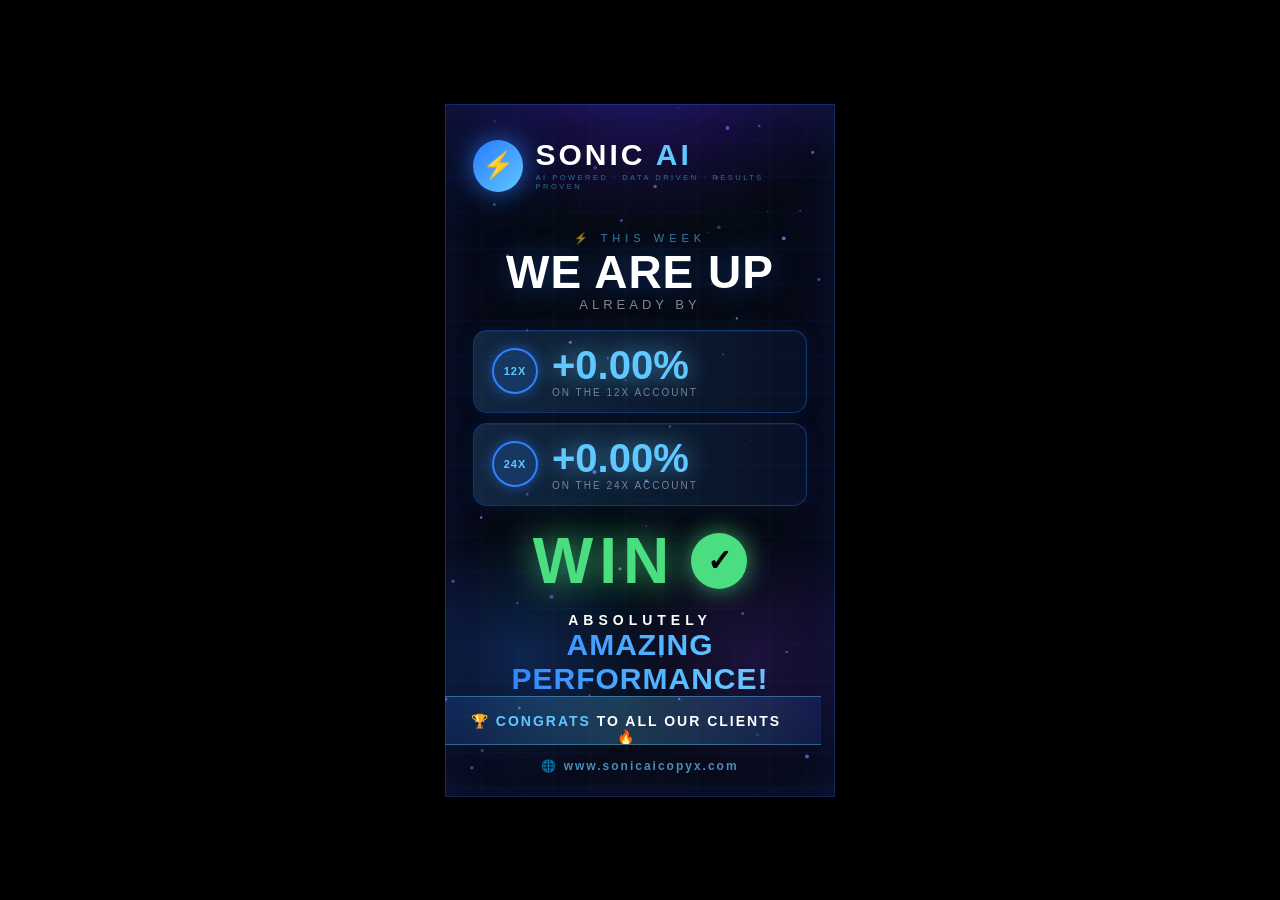
<file: ad-animation.html>
<!DOCTYPE html>
<html lang="en">
<head>
<meta charset="UTF-8">
<title>Sonic AI — Ad Animation</title>
<style>
* { margin: 0; padding: 0; box-sizing: border-box; }

body {
  background: #000;
  display: flex;
  justify-content: center;
  align-items: center;
  min-height: 100vh;
  font-family: 'Arial Black', 'Impact', sans-serif;
}

/* 9:16 TikTok/Instagram format */
.frame {
  width: 390px;
  height: 693px;
  background: #060A14;
  position: relative;
  overflow: hidden;
  border-radius: 0;
}

/* ─── BACKGROUNDS ─── */
.bg-glow {
  position: absolute;
  inset: 0;
  background:
    radial-gradient(ellipse 120% 50% at 50% -10%, rgba(80,30,220,.45) 0%, transparent 55%),
    radial-gradient(ellipse 60% 30% at 20% 80%, rgba(41,121,255,.25) 0%, transparent 60%),
    radial-gradient(ellipse 60% 30% at 80% 80%, rgba(120,50,220,.2) 0%, transparent 60%);
  animation: bgPulse 4s ease-in-out infinite;
}
@keyframes bgPulse {
  0%,100% { opacity: 1; }
  50%      { opacity: .75; }
}

.bg-grid {
  position: absolute;
  inset: 0;
  background-image:
    linear-gradient(rgba(41,121,255,.05) 1px, transparent 1px),
    linear-gradient(90deg, rgba(41,121,255,.05) 1px, transparent 1px);
  background-size: 36px 36px;
}

canvas {
  position: absolute;
  inset: 0;
  pointer-events: none;
}

/* ─── CONTENT ─── */
.content {
  position: relative;
  z-index: 10;
  height: 100%;
  display: flex;
  flex-direction: column;
  align-items: center;
  padding: 36px 28px 24px;
}

/* ─── LOGO ─── */
.logo {
  display: flex;
  align-items: center;
  gap: 12px;
  opacity: 0;
  animation: dropIn .7s .3s cubic-bezier(.34,1.56,.64,1) forwards;
}
.logo-icon {
  width: 52px; height: 52px;
  border-radius: 50%;
  background: linear-gradient(135deg, #2979FF, #60C8FF);
  display: flex; align-items: center; justify-content: center;
  font-size: 26px;
  box-shadow: 0 0 24px rgba(41,121,255,.7), 0 0 60px rgba(41,121,255,.3);
  animation: iconPulse 2s 1s infinite;
}
@keyframes iconPulse {
  0%,100% { box-shadow: 0 0 24px rgba(41,121,255,.7), 0 0 60px rgba(41,121,255,.3); }
  50%      { box-shadow: 0 0 36px rgba(96,200,255,.9), 0 0 80px rgba(96,200,255,.5); }
}
.logo-words { display: flex; flex-direction: column; }
.logo-name {
  font-size: 30px; font-weight: 900; letter-spacing: 3px; line-height: 1;
}
.logo-name .w  { color: #fff; }
.logo-name .b  { color: #60C8FF; }
.logo-tag {
  font-size: 7.5px; letter-spacing: 2.5px;
  color: rgba(96,200,255,.5); font-family: Arial, sans-serif; font-weight: 400;
  text-transform: uppercase; margin-top: 3px;
}

/* ─── DIVIDER ─── */
.divider {
  width: 100%; height: 1px;
  background: linear-gradient(90deg, transparent, rgba(41,121,255,.5), rgba(96,200,255,.7), rgba(41,121,255,.5), transparent);
  margin: 20px 0;
  opacity: 0;
  animation: fadeIn .5s 1s forwards;
}

/* ─── THIS WEEK ─── */
.this-week {
  text-align: center;
  opacity: 0;
  animation: riseUp .6s 1.1s cubic-bezier(.34,1.56,.64,1) forwards;
}
.this-week__eyebrow {
  font-size: 11px; letter-spacing: 5px;
  color: rgba(96,200,255,.6); font-family: Arial,sans-serif;
  text-transform: uppercase; margin-bottom: 4px;
}
.this-week__big {
  font-size: 46px; font-weight: 900;
  color: #fff; letter-spacing: 1px; line-height: 1;
  text-shadow: 0 0 30px rgba(41,121,255,.4);
}
.this-week__sub {
  font-size: 13px; letter-spacing: 4px;
  color: rgba(255,255,255,.5); font-family: Arial,sans-serif;
  text-transform: uppercase; margin-top: 2px;
}

/* ─── RESULT CARDS ─── */
.results { width: 100%; display: flex; flex-direction: column; gap: 10px; margin-top: 18px; }

.card {
  display: flex; align-items: center; gap: 14px;
  padding: 14px 18px;
  border-radius: 14px;
  border: 1px solid rgba(41,121,255,.35);
  background: rgba(41,121,255,.07);
  box-shadow: 0 0 20px rgba(41,121,255,.1), inset 0 1px 0 rgba(255,255,255,.04);
  opacity: 0;
  position: relative;
  overflow: hidden;
}
.card::before {
  content: '';
  position: absolute; top: 0; left: -100%; right: 0; bottom: 0;
  background: linear-gradient(90deg, transparent, rgba(96,200,255,.12), transparent);
  animation: cardShine 3s infinite;
}
@keyframes cardShine {
  0%   { left: -100%; }
  40%,100% { left: 100%; }
}
.card:nth-child(1) { animation: slideRight .6s 1.8s cubic-bezier(.34,1.56,.64,1) forwards; }
.card:nth-child(2) { animation: slideRight .6s 2.2s cubic-bezier(.34,1.56,.64,1) forwards; }

.card__badge {
  width: 46px; height: 46px; border-radius: 50%;
  background: rgba(41,121,255,.2);
  border: 2px solid #2979FF;
  display: flex; align-items: center; justify-content: center;
  font-size: 11px; font-weight: 900; color: #60C8FF;
  letter-spacing: 1px; flex-shrink: 0;
  box-shadow: 0 0 14px rgba(41,121,255,.5);
}
.card__body { flex: 1; }
.card__pct {
  font-size: 40px; font-weight: 900; line-height: 1;
  color: #60C8FF;
  text-shadow: 0 0 24px rgba(96,200,255,.7);
}
.card__lbl {
  font-size: 10px; letter-spacing: 2px;
  color: rgba(255,255,255,.45); font-family: Arial,sans-serif;
  text-transform: uppercase; margin-top: 2px;
}

/* ─── WIN ─── */
.win-row {
  display: flex; align-items: center; gap: 16px;
  margin-top: 18px;
  opacity: 0;
  animation: popBounce .7s 2.8s cubic-bezier(.34,1.56,.64,1) forwards;
}
.win-text {
  font-size: 64px; font-weight: 900; letter-spacing: 6px;
  color: #4ade80;
  text-shadow: 0 0 30px rgba(74,222,128,.7), 0 0 60px rgba(74,222,128,.3);
  animation: winGlow 1.5s 3.5s infinite;
}
@keyframes winGlow {
  0%,100% { text-shadow: 0 0 30px rgba(74,222,128,.7), 0 0 60px rgba(74,222,128,.3); }
  50%      { text-shadow: 0 0 50px rgba(74,222,128,1),  0 0 90px rgba(74,222,128,.6); }
}
.win-check {
  width: 56px; height: 56px; border-radius: 50%;
  background: #4ade80;
  display: flex; align-items: center; justify-content: center;
  font-size: 30px; color: #000; font-weight: 900;
  box-shadow: 0 0 24px rgba(74,222,128,.7);
  animation: checkPulse 1.2s 3.5s infinite;
}
@keyframes checkPulse {
  0%,100% { transform: scale(1);   box-shadow: 0 0 24px rgba(74,222,128,.7); }
  50%      { transform: scale(1.1); box-shadow: 0 0 40px rgba(74,222,128,1); }
}

/* ─── AMAZING ─── */
.amazing {
  text-align: center; margin-top: 14px;
  opacity: 0;
  animation: riseUp .6s 3.2s cubic-bezier(.34,1.56,.64,1) forwards;
}
.amazing__top {
  font-size: 14px; letter-spacing: 5px; color: #fff;
  text-transform: uppercase; font-family: Arial,sans-serif; font-weight: 700;
}
.amazing__main {
  font-size: 30px; font-weight: 900; letter-spacing: 1px;
  background: linear-gradient(90deg, #2979FF, #60C8FF, #a78bfa, #60C8FF, #2979FF);
  background-size: 300% 100%;
  -webkit-background-clip: text; -webkit-text-fill-color: transparent;
  background-clip: text;
  text-transform: uppercase;
  animation: gradientFlow 3s 4s linear infinite;
}
@keyframes gradientFlow {
  0%   { background-position: 0% 50%; }
  100% { background-position: 300% 50%; }
}

/* ─── CONGRATS BANNER ─── */
.congrats {
  margin-top: auto;
  width: calc(100% + 56px); margin-left: -28px;
  padding: 16px 28px;
  background: linear-gradient(90deg, rgba(41,121,255,.15), rgba(96,200,255,.25), rgba(41,121,255,.15));
  border-top: 1px solid rgba(96,200,255,.4);
  border-bottom: 1px solid rgba(96,200,255,.4);
  text-align: center;
  opacity: 0;
  animation: fadeIn .6s 3.7s forwards;
  position: relative; overflow: hidden;
}
.congrats::before {
  content: '';
  position: absolute; top: 0; left: -100%; width: 60%; height: 100%;
  background: linear-gradient(90deg, transparent, rgba(255,255,255,.08), transparent);
  animation: bannerShine 2.5s 4.5s infinite;
}
@keyframes bannerShine {
  0%   { left: -60%; }
  100% { left: 150%; }
}
.congrats__text {
  font-size: 14px; font-weight: 900; letter-spacing: 2px;
  color: #60C8FF; text-transform: uppercase;
}
.congrats__text span { color: #fff; }

/* ─── URL ─── */
.site-url {
  margin-top: 14px;
  font-size: 12px; font-weight: 700; letter-spacing: 2px;
  color: rgba(96,200,255,.7);
  font-family: Arial,sans-serif;
  opacity: 0;
  animation: fadeIn .6s 4.2s forwards;
}

/* ─── BORDER GLOW ─── */
.border-glow {
  position: absolute; inset: 0; pointer-events: none;
  border: 1.5px solid rgba(41,121,255,.25);
  box-shadow:
    inset 0 0 40px rgba(41,121,255,.1),
    inset 0 0 100px rgba(80,30,220,.07);
}

/* ─── KEYFRAMES ─── */
@keyframes dropIn {
  from { opacity: 0; transform: translateY(-30px) scale(.9); }
  to   { opacity: 1; transform: translateY(0) scale(1); }
}
@keyframes riseUp {
  from { opacity: 0; transform: translateY(24px); }
  to   { opacity: 1; transform: translateY(0); }
}
@keyframes slideRight {
  from { opacity: 0; transform: translateX(-36px); }
  to   { opacity: 1; transform: translateX(0); }
}
@keyframes popBounce {
  0%  { opacity: 0; transform: scale(.4); }
  70% { transform: scale(1.15); }
  100%{ opacity: 1; transform: scale(1); }
}
@keyframes fadeIn {
  from { opacity: 0; }
  to   { opacity: 1; }
}
</style>
</head>
<body>

<div class="frame" id="frame">
  <div class="bg-glow"></div>
  <div class="bg-grid"></div>
  <canvas id="particles"></canvas>
  <div class="border-glow"></div>

  <div class="content">

    <div class="logo">
      <div class="logo-icon">⚡</div>
      <div class="logo-words">
        <div class="logo-name"><span class="w">SONIC</span> <span class="b">AI</span></div>
        <div class="logo-tag">AI Powered · Data Driven · Results Proven</div>
      </div>
    </div>

    <div class="divider"></div>

    <div class="this-week">
      <div class="this-week__eyebrow">⚡ This Week</div>
      <div class="this-week__big">WE ARE UP</div>
      <div class="this-week__sub">Already by</div>
    </div>

    <div class="results">
      <div class="card">
        <div class="card__badge">12X</div>
        <div class="card__body">
          <div class="card__pct" id="p1">+0.00%</div>
          <div class="card__lbl">On the 12X Account</div>
        </div>
      </div>
      <div class="card">
        <div class="card__badge">24X</div>
        <div class="card__body">
          <div class="card__pct" id="p2">+0.00%</div>
          <div class="card__lbl">On the 24X Account</div>
        </div>
      </div>
    </div>

    <div class="win-row">
      <div class="win-text">WIN</div>
      <div class="win-check">✓</div>
    </div>

    <div class="amazing">
      <div class="amazing__top">Absolutely</div>
      <div class="amazing__main">Amazing Performance!</div>
    </div>

    <div class="congrats">
      <div class="congrats__text">🏆 Congrats <span>to all our clients</span> 🔥</div>
    </div>

    <div class="site-url">🌐 www.sonicaicopyx.com</div>

  </div>
</div>

<script>
const canvas = document.getElementById('particles');
const ctx = canvas.getContext('2d');
const frame = document.getElementById('frame');

function resize() {
  canvas.width  = frame.offsetWidth;
  canvas.height = frame.offsetHeight;
}
resize();

const particles = [];
for (let i = 0; i < 60; i++) {
  particles.push({
    x: Math.random() * canvas.width,
    y: Math.random() * canvas.height,
    r: Math.random() * 1.8 + .3,
    vx: (Math.random() - .5) * .4,
    vy: -Math.random() * .6 - .15,
    alpha: Math.random() * .6 + .2,
    hue: Math.random() > .6 ? 220 : 260
  });
}

const bolts = [];
function spawnBolt() {
  const b = { x: Math.random() * canvas.width, segs: [], life: 0, maxLife: 18 + Math.random() * 10 };
  let bx = b.x, by = 0;
  for (let i = 0; i < 12; i++) {
    bx += (Math.random() - 0.5) * 28;
    by += canvas.height / 12;
    b.segs.push({ x: bx, y: by });
  }
  bolts.push(b);
}
setInterval(spawnBolt, 1800);

function drawFrame() {
  ctx.clearRect(0, 0, canvas.width, canvas.height);

  particles.forEach(p => {
    p.x += p.vx; p.y += p.vy;
    if (p.y < -5) { p.y = canvas.height + 5; p.x = Math.random() * canvas.width; }
    if (p.x < 0 || p.x > canvas.width) p.vx *= -1;
    ctx.beginPath();
    ctx.arc(p.x, p.y, p.r, 0, Math.PI * 2);
    ctx.fillStyle = `hsla(${p.hue},100%,70%,${p.alpha})`;
    ctx.fill();
  });

  for (let i = bolts.length - 1; i >= 0; i--) {
    const b = bolts[i];
    b.life++;
    const progress = b.life / b.maxLife;
    const alpha = progress < .5 ? progress * 2 : (1 - progress) * 2;
    ctx.beginPath();
    ctx.moveTo(b.x, 0);
    b.segs.forEach(s => ctx.lineTo(s.x, s.y));
    ctx.strokeStyle = `rgba(96,200,255,${alpha * .7})`;
    ctx.lineWidth = 1.2;
    ctx.shadowBlur = 8;
    ctx.shadowColor = '#60C8FF';
    ctx.stroke();
    ctx.shadowBlur = 0;
    if (b.life >= b.maxLife) bolts.splice(i, 1);
  }

  requestAnimationFrame(drawFrame);
}
drawFrame();

function animateCounter(el, target, decimals, delay) {
  setTimeout(() => {
    const dur = 900;
    const start = performance.now();
    function tick(now) {
      const t = Math.min((now - start) / dur, 1);
      const ease = 1 - Math.pow(1 - t, 3);
      el.textContent = '+' + (target * ease).toFixed(decimals) + '%';
      if (t < 1) requestAnimationFrame(tick);
      else el.textContent = '+' + target.toFixed(decimals) + '%';
    }
    requestAnimationFrame(tick);
  }, delay);
}

animateCounter(document.getElementById('p1'), 2.57, 2, 1900);
animateCounter(document.getElementById('p2'), 5.14, 2, 2300);
</script>
</body>
</html>
</file>
<file: style.css>
/* ─── RISK BANNER ─── */
.risk-banner {
  position: relative;
  z-index: 200;
  background: #060810;
  border-bottom: 1px solid rgba(200,151,61,.25);
  padding: 70px 48px 12px 20px;
  font-size: .76rem;
  color: #B8986A;
  line-height: 1.4;
  text-align: center;
}
.risk-banner strong { color: var(--gold-light); }
.risk-banner__close {
  position: absolute;
  right: 14px;
  top: 78px;
  background: none;
  border: none;
  color: var(--gold);
  cursor: pointer;
  font-size: 1rem;
  line-height: 1;
  padding: 4px;
}
@media (max-width: 600px) {
  .risk-banner { padding-top: 62px; }
  .risk-banner__close { top: 70px; }
}

/* ─── RESET & BASE ─── */
*, *::before, *::after { box-sizing: border-box; margin: 0; padding: 0; }

:root {
  --gold:       #C8973D;
  --gold-light: #E8B550;
  --gold-dim:   #9B7428;
  --black:      #060810;
  --dark:       #0C0F1E;
  --dark2:      #111524;
  --dark3:      #181C30;
  --border:     rgba(200,151,61,.18);
  --text:       #E8E8EC;
  --muted:      #888;
  --white:      #fff;
  --radius:     14px;
  --radius-sm:  8px;
  --transition: .3s cubic-bezier(.4,0,.2,1);
}

html { scroll-behavior: smooth; }

body {
  font-family: 'Inter', sans-serif;
  background: var(--black);
  color: var(--text);
  line-height: 1.65;
  overflow-x: hidden;
  background-image: radial-gradient(ellipse 120% 60% at 50% -10%, rgba(180,120,20,.07) 0%, transparent 60%);
  background-attachment: fixed;
}

a { color: inherit; text-decoration: none; }
ul { list-style: none; }
img { max-width: 100%; display: block; }

/* ─── TYPOGRAPHY ─── */
h1 { font-size: clamp(2.4rem, 6vw, 4.2rem); font-weight: 900; line-height: 1.1; letter-spacing: -.03em; }
h2 { font-size: clamp(1.8rem, 4vw, 2.8rem); font-weight: 800; line-height: 1.2; letter-spacing: -.02em; }
h3 { font-size: 1.15rem; font-weight: 700; }
h4 { font-size: 1rem; font-weight: 600; }
p  { color: var(--muted); font-size: .97rem; }

.gold-text { color: var(--gold-light); }

/* ─── LAYOUT ─── */
.container {
  width: 100%;
  max-width: 1160px;
  margin: 0 auto;
  padding: 0 24px;
}

.section {
  padding: 80px 0;
}
.section--dark {
  background: var(--dark);
}
.section__header {
  text-align: center;
  max-width: 680px;
  margin: 0 auto 3rem;
}
.section__tag {
  display: inline-block;
  font-size: .72rem;
  font-weight: 700;
  letter-spacing: .12em;
  text-transform: uppercase;
  color: var(--gold);
  border: 1px solid rgba(200,151,61,.3);
  border-radius: 100px;
  padding: 4px 14px;
  margin-bottom: 1rem;
}
.section__header h2 { margin-bottom: .75rem; }
.section__header p  { font-size: 1rem; }

.reveal {
  opacity: 0;
  transform: translateY(20px);
  transition: opacity .5s ease, transform .5s ease;
}
.reveal.visible {
  opacity: 1;
  transform: none;
}

/* ─── ACTIVATION BANNER ─── */
.activation-banner {
  position: fixed;
  bottom: 80px;
  left: 50%;
  transform: translateX(-50%);
  z-index: 900;
  background: linear-gradient(135deg, #1a2a1a, #0d1f0d);
  border: 1px solid rgba(37,211,102,.35);
  border-radius: 14px;
  padding: 14px 48px 14px 18px;
  font-size: .85rem;
  color: #C9F5DC;
  max-width: min(520px, 92vw);
  box-shadow: 0 8px 32px rgba(0,0,0,.5);
  text-align: center;
  line-height: 1.4;
}
.activation-banner strong { color: #4ade80; }
.activation-banner__close {
  position: absolute;
  right: 12px;
  top: 10px;
  background: none;
  border: none;
  color: #4ade80;
  cursor: pointer;
  font-size: 1rem;
  line-height: 1;
  padding: 4px;
}
.activation-banner__link {
  display: inline-block;
  margin-top: 8px;
  color: #4ade80;
  font-weight: 700;
  text-decoration: underline;
}
@media (max-width: 600px) {
  .activation-banner { bottom: 72px; font-size: .78rem; padding: 12px 44px 12px 14px; }
}

/* ─── NAV ─── */
.nav {
  position: fixed;
  top: 0; left: 0; right: 0;
  z-index: 500;
  padding: 14px 0;
  transition: background var(--transition), box-shadow var(--transition);
}
.nav.scrolled {
  background: rgba(6,8,16,.92);
  backdrop-filter: blur(12px);
  box-shadow: 0 2px 20px rgba(0,0,0,.4);
}
.nav__inner {
  display: flex;
  align-items: center;
  gap: 1rem;
}
.nav__logo {
  display: flex;
  align-items: center;
  gap: .6rem;
  font-weight: 800;
  font-size: 1.1rem;
  flex-shrink: 0;
}
.nav__links {
  display: flex;
  gap: 1.8rem;
  margin: 0 auto;
}
.nav__links a {
  font-size: .88rem;
  font-weight: 500;
  color: rgba(255,255,255,.7);
  transition: color .2s;
}
.nav__links a:hover { color: var(--gold-light); }
.nav__actions { display: flex; gap: .75rem; align-items: center; }

/* Language toggle */
.lang-toggle {
  background: none;
  border: 1px solid rgba(200,151,61,.4);
  color: var(--gold-light);
  border-radius: 6px;
  padding: 4px 10px;
  font-size: .78rem;
  font-weight: 700;
  cursor: pointer;
  transition: background .2s;
}
.lang-toggle:hover { background: rgba(200,151,61,.1); }

.burger {
  display: none;
  flex-direction: column;
  gap: 5px;
  background: none;
  border: none;
  cursor: pointer;
  padding: 4px;
  margin-left: auto;
}
.burger span {
  display: block;
  width: 24px; height: 2px;
  background: var(--gold-light);
  border-radius: 2px;
  transition: transform .2s, opacity .2s;
}
@media (max-width: 768px) {
  .burger { display: flex; }
  .nav__links {
    display: none;
    position: absolute;
    top: 100%; left: 0; right: 0;
    background: rgba(6,8,16,.97);
    flex-direction: column;
    gap: 0;
    padding: 1rem 0;
    border-bottom: 1px solid var(--border);
  }
  .nav__links.open { display: flex; }
  .nav__links a { padding: .75rem 24px; display: block; }
  .nav__actions .nav__cta { display: none; }
  .lang-toggle { display: none; }
}

/* ─── BUTTONS ─── */
.btn {
  display: inline-flex;
  align-items: center;
  gap: .5rem;
  padding: .75rem 1.5rem;
  border-radius: 100px;
  font-size: .95rem;
  font-weight: 700;
  cursor: pointer;
  border: none;
  transition: transform .15s, box-shadow .15s, opacity .15s;
  white-space: nowrap;
  text-decoration: none;
  justify-content: center;
}
.btn:hover { transform: translateY(-2px); }
.btn:active { transform: translateY(0); }

.btn--gold {
  background: linear-gradient(135deg, #C8973D, #E8B550);
  color: #060810;
  box-shadow: 0 4px 20px rgba(200,151,61,.35);
}
.btn--gold:hover { box-shadow: 0 8px 30px rgba(200,151,61,.55); }

.btn--outline {
  background: transparent;
  color: var(--gold-light);
  border: 1.5px solid rgba(200,151,61,.5);
}
.btn--outline:hover { border-color: var(--gold-light); background: rgba(200,151,61,.06); }

.btn--wa {
  background: #25D366;
  color: #fff;
  box-shadow: 0 4px 20px rgba(37,211,102,.25);
}
.btn--wa:hover { box-shadow: 0 8px 30px rgba(37,211,102,.4); }

.btn--lg { padding: .9rem 2rem; font-size: 1rem; }
.btn--sm { padding: .5rem 1.1rem; font-size: .82rem; }
.btn--full { width: 100%; }

/* ─── HERO ─── */
.hero {
  position: relative;
  min-height: 100vh;
  display: flex;
  align-items: center;
  overflow: hidden;
  padding: 120px 0 80px;
}
.hero__bg-grid {
  position: absolute;
  inset: 0;
  background-image:
    linear-gradient(rgba(200,151,61,.04) 1px, transparent 1px),
    linear-gradient(90deg, rgba(200,151,61,.04) 1px, transparent 1px);
  background-size: 48px 48px;
  pointer-events: none;
}
.hero__particles {
  position: absolute;
  inset: 0;
  pointer-events: none;
  overflow: hidden;
}
.hero__inner {
  display: flex;
  flex-direction: column;
  gap: 1.5rem;
  position: relative;
  z-index: 1;
}
.hero__badge {
  display: inline-flex;
  align-items: center;
  gap: .5rem;
  font-size: .78rem;
  font-weight: 700;
  letter-spacing: .1em;
  text-transform: uppercase;
  color: var(--gold);
  border: 1px solid rgba(200,151,61,.3);
  border-radius: 100px;
  padding: 6px 16px;
  width: fit-content;
}
.pulse-dot {
  width: 8px; height: 8px;
  border-radius: 50%;
  background: #4ade80;
  animation: pulse 2s infinite;
}
@keyframes pulse {
  0%,100% { opacity: 1; transform: scale(1); }
  50%      { opacity: .5; transform: scale(1.5); }
}

.hero__title { margin-bottom: .5rem; }
.hero__subtitle {
  font-size: clamp(.95rem, 2vw, 1.15rem);
  color: rgba(255,255,255,.7);
  max-width: 600px;
  line-height: 1.7;
}
.hero__cta {
  display: flex;
  flex-wrap: wrap;
  gap: 1rem;
  align-items: center;
}
.hero__min-deposit {
  display: flex;
  align-items: center;
  gap: .5rem;
  font-size: .82rem;
  color: rgba(255,255,255,.5);
  flex-wrap: wrap;
}
.hero__min-deposit svg { color: var(--gold); flex-shrink: 0; }
.hero__min-deposit strong { color: rgba(255,255,255,.8); }

/* Hero live results */
.hero__live-results {
  background: rgba(255,255,255,.04);
  border: 1px solid var(--border);
  border-radius: 16px;
  padding: 1.2rem 1.5rem;
  max-width: 520px;
}
.live-label {
  display: flex;
  align-items: center;
  gap: .5rem;
  font-size: .78rem;
  font-weight: 700;
  text-transform: uppercase;
  letter-spacing: .08em;
  color: var(--gold);
  margin-bottom: .9rem;
}
.live-cards {
  display: flex;
  gap: 1rem;
  flex-wrap: wrap;
  margin-bottom: .75rem;
}
.live-card {
  flex: 1;
  min-width: 110px;
  background: rgba(255,255,255,.04);
  border: 1px solid var(--border);
  border-radius: 10px;
  padding: .75rem 1rem;
  text-align: center;
}
.live-card--accent {
  border-color: rgba(200,151,61,.4);
  background: rgba(200,151,61,.05);
}
.live-card__badge {
  display: inline-block;
  font-size: .7rem;
  font-weight: 700;
  text-transform: uppercase;
  background: rgba(200,151,61,.15);
  color: var(--gold);
  border-radius: 100px;
  padding: 2px 8px;
  margin-bottom: .3rem;
}
.live-card__value {
  display: block;
  font-size: 1.6rem;
  font-weight: 900;
  color: #4ade80;
  line-height: 1.1;
}
.live-card__label {
  display: block;
  font-size: .7rem;
  color: rgba(255,255,255,.4);
  margin-top: .2rem;
}
.live-disclaimer {
  font-size: .7rem;
  color: rgba(255,255,255,.35);
  line-height: 1.4;
  margin: 0;
}

/* Hero stats bar */
.hero__stats {
  display: flex;
  align-items: center;
  gap: 1.5rem;
  flex-wrap: wrap;
  padding: 1.25rem 1.5rem;
  background: rgba(255,255,255,.04);
  border: 1px solid var(--border);
  border-radius: 14px;
  max-width: 700px;
}
.stat {
  display: flex;
  flex-direction: column;
  align-items: center;
  gap: .15rem;
}
.stat__value {
  font-size: 1.35rem;
  font-weight: 900;
  line-height: 1;
}
.stat__label {
  font-size: .67rem;
  color: rgba(255,255,255,.45);
  text-transform: uppercase;
  letter-spacing: .05em;
  text-align: center;
}
.stat__divider {
  width: 1px;
  height: 32px;
  background: rgba(200,151,61,.2);
}
@media (max-width: 600px) {
  .hero__stats { gap: 1rem; padding: 1rem; }
  .stat__value { font-size: 1.1rem; }
  .stat__divider { display: none; }
}

/* ─── NEWS FLASH ─── */
.news-flash {
  background: linear-gradient(90deg, #0d1a0d, #0d170d);
  border-top: 1px solid rgba(74,222,128,.2);
  border-bottom: 1px solid rgba(74,222,128,.2);
  padding: 12px 0;
  text-align: center;
}
.news-flash p {
  font-size: .88rem;
  color: #C9F5DC;
  margin: 0;
}
.news-flash strong { color: #4ade80; }

/* ─── HOW IT WORKS ─── */
.steps {
  display: flex;
  flex-direction: column;
  gap: 1.5rem;
  max-width: 680px;
  margin: 0 auto;
}
.step {
  display: flex;
  align-items: flex-start;
  gap: 1.5rem;
  background: rgba(255,255,255,.03);
  border: 1px solid var(--border);
  border-radius: var(--radius);
  padding: 1.5rem;
}
.step__num {
  width: 44px;
  height: 44px;
  border-radius: 50%;
  background: linear-gradient(135deg, var(--gold), var(--gold-light));
  color: #060810;
  font-weight: 900;
  font-size: 1.1rem;
  display: flex;
  align-items: center;
  justify-content: center;
  flex-shrink: 0;
}
.step__content h3 { margin-bottom: .4rem; color: var(--text); }
.step__content p  { font-size: .92rem; }
.steps__cta { text-align: center; margin-top: 2rem; }

/* ─── ACCOUNTS ─── */
.accounts-grid {
  display: grid;
  grid-template-columns: repeat(auto-fit, minmax(280px, 1fr));
  gap: 1.5rem;
  max-width: 800px;
  margin: 0 auto;
}
.account-card {
  background: rgba(255,255,255,.04);
  border: 1px solid var(--border);
  border-radius: var(--radius);
  padding: 2rem;
  display: flex;
  flex-direction: column;
  gap: 1rem;
  position: relative;
}
.account-card--featured {
  border-color: rgba(200,151,61,.5);
  background: linear-gradient(160deg, rgba(200,151,61,.07), rgba(6,8,16,.5));
  box-shadow: 0 0 40px rgba(200,151,61,.08);
}
.account-card__popular {
  position: absolute;
  top: -12px;
  left: 50%;
  transform: translateX(-50%);
  background: linear-gradient(135deg, var(--gold), var(--gold-light));
  color: #060810;
  font-size: .72rem;
  font-weight: 800;
  text-transform: uppercase;
  letter-spacing: .08em;
  padding: 4px 16px;
  border-radius: 100px;
  white-space: nowrap;
}
.account-card__badge {
  width: 52px; height: 52px;
  border-radius: 50%;
  background: rgba(200,151,61,.1);
  border: 2px solid rgba(200,151,61,.3);
  display: flex;
  align-items: center;
  justify-content: center;
  font-weight: 900;
  font-size: 1rem;
  color: var(--gold-light);
}
.account-card__badge--accent {
  background: rgba(200,151,61,.15);
  border-color: var(--gold);
}
.account-card h3 { color: var(--text); margin: 0; }
.account-card__tagline { font-size: .82rem; margin: 0; }
.account-card__stat {
  background: rgba(255,255,255,.04);
  border-radius: 10px;
  padding: .75rem 1rem;
  text-align: center;
}
.account-card__stat-value {
  display: block;
  font-size: 1.4rem;
  font-weight: 900;
  color: #4ade80;
}
.account-card__stat-label {
  font-size: .7rem;
  color: rgba(255,255,255,.4);
}
.account-card__min {
  display: flex;
  justify-content: space-between;
  align-items: center;
  border-top: 1px solid var(--border);
  padding-top: .75rem;
}
.account-card__min-label { font-size: .82rem; color: rgba(255,255,255,.5); }
.account-card__min-value { font-size: 1.2rem; font-weight: 800; color: var(--gold-light); }
.account-card__features {
  display: flex;
  flex-direction: column;
  gap: .6rem;
  flex: 1;
}
.account-card__features li {
  display: flex;
  align-items: center;
  gap: .5rem;
  font-size: .88rem;
  color: rgba(255,255,255,.7);
}
.account-card__features li svg { color: var(--gold); flex-shrink: 0; }
.accounts-disclaimer {
  text-align: center;
  font-size: .72rem;
  color: rgba(255,255,255,.3);
  margin-top: 1.5rem;
  max-width: 600px;
  margin-left: auto;
  margin-right: auto;
}

/* ─── SOCIAL PROOF BAR ─── */
.social-proof-bar {
  background: var(--dark2);
  border-top: 1px solid var(--border);
  border-bottom: 1px solid var(--border);
  padding: 24px 0;
}
.social-proof-bar__inner {
  display: flex;
  align-items: center;
  justify-content: center;
  gap: 1rem;
  flex-wrap: wrap;
}
.social-proof-item {
  display: flex;
  flex-direction: column;
  align-items: center;
  gap: .2rem;
}
.social-proof-num {
  font-size: 1.5rem;
  font-weight: 900;
  color: var(--gold-light);
}
.social-proof-label {
  font-size: .75rem;
  color: rgba(255,255,255,.5);
  text-align: center;
  max-width: 140px;
}
.social-proof-divider {
  width: 1px;
  height: 40px;
  background: var(--border);
}
@media (max-width: 600px) {
  .social-proof-bar__inner { gap: 1.25rem 1.5rem; }
  .social-proof-divider { display: none; }
}

/* ─── REINVEST / COMPOUND ─── */
.compound-wrap {
  display: grid;
  grid-template-columns: 1fr 1fr;
  gap: 3rem;
  align-items: start;
}
@media (max-width: 768px) {
  .compound-wrap { grid-template-columns: 1fr; gap: 2rem; }
}
.compound-point {
  display: flex;
  gap: 1rem;
  margin-bottom: 1.5rem;
}
.compound-point:last-child { margin-bottom: 0; }
.compound-point__icon {
  width: 40px; height: 40px;
  border-radius: 10px;
  background: rgba(200,151,61,.1);
  display: flex;
  align-items: center;
  justify-content: center;
  color: var(--gold);
  flex-shrink: 0;
}
.compound-point h4 { margin-bottom: .3rem; color: var(--text); font-size: .95rem; }
.compound-point p  { font-size: .875rem; }

.compound-table table {
  width: 100%;
  border-collapse: collapse;
  font-size: .875rem;
}
.compound-table th {
  text-align: left;
  padding: .6rem .75rem;
  font-size: .72rem;
  text-transform: uppercase;
  letter-spacing: .06em;
  color: var(--gold);
  border-bottom: 1px solid var(--border);
}
.compound-table td {
  padding: .6rem .75rem;
  border-bottom: 1px solid rgba(200,151,61,.07);
  color: rgba(255,255,255,.7);
}
.compound-table tr.highlight td {
  color: var(--gold-light);
  font-weight: 700;
}
.compound-table .green { color: #4ade80; font-weight: 600; }
.compound-table__disclaimer {
  font-size: .68rem;
  color: rgba(255,255,255,.3);
  margin-top: .75rem;
}

/* ─── PERFORMANCE ─── */
.perf-grid {
  display: grid;
  grid-template-columns: repeat(auto-fill, minmax(260px, 1fr));
  gap: 1.25rem;
}
.perf-card {
  background: rgba(255,255,255,.04);
  border: 1px solid var(--border);
  border-radius: var(--radius);
  padding: 1.5rem;
  display: flex;
  flex-direction: column;
  gap: 1rem;
}
.perf-card--monthly {
  border-color: rgba(200,151,61,.4);
  background: rgba(200,151,61,.04);
}
.perf-card__week {
  font-size: .72rem;
  font-weight: 700;
  text-transform: uppercase;
  letter-spacing: .08em;
  color: var(--gold);
}
.perf-card__results {
  display: flex;
  gap: .75rem;
  flex-wrap: wrap;
}
.perf-result {
  flex: 1;
  min-width: 90px;
  background: rgba(255,255,255,.04);
  border-radius: 10px;
  padding: .75rem;
  text-align: center;
}
.perf-result--accent {
  background: rgba(200,151,61,.06);
  border: 1px solid rgba(200,151,61,.2);
}
.perf-result__badge {
  display: inline-block;
  font-size: .65rem;
  font-weight: 700;
  text-transform: uppercase;
  background: rgba(200,151,61,.15);
  color: var(--gold);
  border-radius: 100px;
  padding: 2px 7px;
  margin-bottom: .35rem;
}
.perf-result__badge--accent { background: rgba(200,151,61,.25); }
.perf-result__value {
  display: block;
  font-size: 1.4rem;
  font-weight: 900;
  color: #4ade80;
  line-height: 1;
}
.perf-result__net {
  display: block;
  font-size: .68rem;
  color: rgba(255,255,255,.4);
  margin-top: .3rem;
}
.perf-card__note {
  display: flex;
  align-items: center;
  gap: .5rem;
  font-size: .78rem;
  color: rgba(255,255,255,.5);
}
.perf-card__note svg { color: #4ade80; flex-shrink: 0; }
.perf-disclaimer {
  font-size: .72rem;
  color: rgba(255,255,255,.3);
  margin-top: 1.5rem;
  max-width: 640px;
  margin-left: auto;
  margin-right: auto;
  text-align: center;
  line-height: 1.5;
}
.perf-monthly-stats {
  display: flex;
  flex-direction: column;
  gap: .4rem;
}
.perf-monthly-row {
  display: flex;
  justify-content: space-between;
  align-items: center;
  padding: .35rem 0;
  border-bottom: 1px solid rgba(200,151,61,.08);
}
.perf-monthly-row:last-child { border-bottom: none; }
.perf-monthly-label { font-size: .8rem; color: rgba(255,255,255,.5); }
.perf-monthly-value { font-size: .95rem; font-weight: 700; color: var(--text); }
.perf-monthly-winrate {
  font-size: 1.2rem;
  font-weight: 900;
  color: #4ade80;
}
.green { color: #4ade80; }

/* ─── TESTIMONIALS ─── */
.testimonials-grid {
  display: grid;
  grid-template-columns: repeat(auto-fit, minmax(260px, 1fr));
  gap: 1.25rem;
}
.testimonial-card {
  background: rgba(255,255,255,.04);
  border: 1px solid var(--border);
  border-radius: var(--radius);
  padding: 1.5rem;
  display: flex;
  flex-direction: column;
  gap: .75rem;
}
.testimonial-card__stars { color: var(--gold); font-size: 1rem; letter-spacing: .1em; }
.testimonial-card__text {
  font-size: .9rem;
  color: rgba(255,255,255,.75);
  line-height: 1.6;
  font-style: italic;
  flex: 1;
}
.testimonial-card__author {
  font-size: .78rem;
  color: var(--gold-dim);
  font-weight: 600;
}
.testimonial-disclaimer {
  font-size: .7rem;
  color: rgba(255,255,255,.3);
  text-align: center;
  margin-top: 1.5rem;
  max-width: 600px;
  margin-left: auto;
  margin-right: auto;
}

/* ─── COMMUNITY ─── */
.community-grid {
  display: grid;
  grid-template-columns: repeat(auto-fit, minmax(240px, 1fr));
  gap: 1.5rem;
  max-width: 900px;
  margin: 0 auto;
}
.community-card {
  background: rgba(255,255,255,.04);
  border: 1px solid var(--border);
  border-radius: var(--radius);
  padding: 1.75rem;
  display: flex;
  flex-direction: column;
  gap: 1rem;
  text-align: center;
}
.community-card__icon {
  width: 56px; height: 56px;
  border-radius: 50%;
  background: rgba(200,151,61,.08);
  display: flex;
  align-items: center;
  justify-content: center;
  margin: 0 auto;
  color: var(--gold);
}
.community-card h3 { color: var(--text); }
.community-card p { font-size: .875rem; }
.wa-direct-qr {
  display: flex;
  flex-direction: column;
  align-items: center;
  gap: 6px;
}
.wa-direct-qr img {
  border-radius: 10px;
  background: #fff;
  padding: 6px;
  display: block;
}
.wa-direct-qr__label {
  font-size: .72rem;
  color: #C9F5DC;
  text-align: center;
}

/* ─── WHY GOLD ─── */
.gold-grid {
  display: grid;
  grid-template-columns: repeat(auto-fit, minmax(200px, 1fr));
  gap: 1.25rem;
}
.gold-card {
  background: rgba(255,255,255,.04);
  border: 1px solid var(--border);
  border-radius: var(--radius);
  padding: 1.5rem;
  text-align: center;
  transition: border-color .25s;
}
.gold-card:hover { border-color: rgba(200,151,61,.4); }
.gold-card__icon { font-size: 2rem; margin-bottom: .75rem; }
.gold-card h4 { color: var(--gold-light); margin-bottom: .5rem; }
.gold-card p { font-size: .875rem; }

/* ─── FEATURES ─── */
.features-grid {
  display: grid;
  grid-template-columns: repeat(auto-fit, minmax(220px, 1fr));
  gap: 1.25rem;
}
.feature-card {
  background: rgba(255,255,255,.04);
  border: 1px solid var(--border);
  border-radius: var(--radius);
  padding: 1.5rem;
  display: flex;
  flex-direction: column;
  gap: .75rem;
  transition: border-color .25s, transform .25s;
}
.feature-card:hover {
  border-color: rgba(200,151,61,.4);
  transform: translateY(-3px);
}
.feature-card__icon {
  width: 52px; height: 52px;
  border-radius: 12px;
  background: rgba(200,151,61,.08);
  display: flex;
  align-items: center;
  justify-content: center;
  color: var(--gold);
}
.feature-card h4 { color: var(--text); }
.feature-card p { font-size: .875rem; }

/* ─── PLATFORM ─── */
.platform-grid {
  display: grid;
  grid-template-columns: repeat(auto-fit, minmax(220px, 1fr));
  gap: 1.25rem;
}
.platform-card {
  background: rgba(255,255,255,.04);
  border: 1px solid var(--border);
  border-radius: var(--radius);
  padding: 1.5rem;
  display: flex;
  flex-direction: column;
  gap: .75rem;
}
.platform-card__icon {
  width: 48px; height: 48px;
  border-radius: 10px;
  background: rgba(200,151,61,.08);
  display: flex;
  align-items: center;
  justify-content: center;
  color: var(--gold);
}
.platform-card h4 { color: var(--text); }
.platform-card p { font-size: .875rem; }
.platform-register {
  text-align: center;
  margin-top: 2.5rem;
  display: flex;
  flex-direction: column;
  align-items: center;
  gap: 1rem;
}
.platform-register__note {
  font-size: .78rem;
  color: rgba(255,255,255,.4);
  margin: 0;
}

/* ─── CALCULATOR ─── */
.calc-wrap {
  background: rgba(255,255,255,.03);
  border: 1px solid var(--border);
  border-radius: var(--radius);
  padding: 2rem;
  max-width: 760px;
  margin: 0 auto;
}
.calc-controls {
  display: grid;
  grid-template-columns: 1fr 1fr 1fr;
  gap: 1.25rem;
  margin-bottom: 1.5rem;
}
@media (max-width: 640px) {
  .calc-controls { grid-template-columns: 1fr; }
}
.calc-field label {
  display: block;
  font-size: .78rem;
  font-weight: 600;
  color: rgba(255,255,255,.6);
  margin-bottom: .4rem;
  text-transform: uppercase;
  letter-spacing: .06em;
}
.calc-field input,
.calc-field select {
  width: 100%;
  background: rgba(255,255,255,.06);
  border: 1px solid var(--border);
  border-radius: 8px;
  color: var(--text);
  padding: .6rem .9rem;
  font-size: .95rem;
  font-family: inherit;
  transition: border-color .2s;
}
.calc-field input:focus,
.calc-field select:focus {
  outline: none;
  border-color: var(--gold);
}
.calc-field input[type="range"] {
  padding: 0;
  -webkit-appearance: none;
  height: 4px;
  background: rgba(200,151,61,.2);
  border-radius: 2px;
  border: none;
  cursor: pointer;
  margin-top: 8px;
}
.calc-field input[type="range"]::-webkit-slider-thumb {
  -webkit-appearance: none;
  width: 18px; height: 18px;
  border-radius: 50%;
  background: var(--gold);
  cursor: pointer;
}
.calc-results {
  display: grid;
  grid-template-columns: repeat(3, 1fr);
  gap: 1rem;
  margin-bottom: 1.5rem;
}
@media (max-width: 480px) {
  .calc-results { grid-template-columns: 1fr; }
}
.calc-result-card {
  background: rgba(255,255,255,.05);
  border: 1px solid var(--border);
  border-radius: 10px;
  padding: .9rem;
  text-align: center;
}
.calc-result-card--profit { border-color: rgba(74,222,128,.25); }
.calc-result-label {
  font-size: .72rem;
  color: rgba(255,255,255,.45);
  text-transform: uppercase;
  letter-spacing: .06em;
  display: block;
  margin-bottom: .3rem;
}
.calc-result-value {
  font-size: 1.35rem;
  font-weight: 900;
  color: var(--text);
}
.calc-table-wrap { overflow-x: auto; }
.calc-table {
  width: 100%;
  border-collapse: collapse;
  font-size: .875rem;
}
.calc-table th {
  text-align: left;
  padding: .5rem .75rem;
  font-size: .72rem;
  text-transform: uppercase;
  letter-spacing: .06em;
  color: var(--gold);
  border-bottom: 1px solid var(--border);
}
.calc-table td {
  padding: .55rem .75rem;
  border-bottom: 1px solid rgba(200,151,61,.06);
  color: rgba(255,255,255,.7);
}
.calc-table__highlight td {
  color: var(--gold-light);
  font-weight: 700;
  background: rgba(200,151,61,.04);
}
.calc-disclaimer {
  font-size: .68rem;
  color: rgba(255,255,255,.3);
  margin-top: .75rem;
  text-align: center;
}

/* ─── GET STARTED / QR ─── */
.get-started-wrap {
  display: flex;
  justify-content: center;
}
.qr-card {
  background: rgba(255,255,255,.04);
  border: 1px solid var(--border);
  border-radius: 18px;
  padding: 2rem;
  max-width: 340px;
  width: 100%;
  display: flex;
  flex-direction: column;
  gap: 1rem;
  text-align: center;
}
.qr-card__inner {
  background: #fff;
  border-radius: 12px;
  padding: 12px;
  display: flex;
  align-items: center;
  justify-content: center;
  margin: 0 auto;
}
.qr-card__sub {
  font-size: .78rem;
  color: rgba(255,255,255,.5);
  margin: 0;
}

/* ─── FAQ ─── */
.faq-list {
  max-width: 720px;
  margin: 0 auto;
  display: flex;
  flex-direction: column;
  gap: .75rem;
}
.faq-item {
  background: rgba(255,255,255,.04);
  border: 1px solid var(--border);
  border-radius: var(--radius);
  overflow: hidden;
  transition: border-color .2s;
}
.faq-item[open] { border-color: rgba(200,151,61,.4); }
.faq-item summary {
  padding: 1.1rem 1.5rem;
  font-weight: 600;
  cursor: pointer;
  list-style: none;
  display: flex;
  justify-content: space-between;
  align-items: center;
  color: var(--text);
  font-size: .95rem;
}
.faq-item summary::after {
  content: '+';
  font-size: 1.2rem;
  color: var(--gold);
  transition: transform .2s;
  flex-shrink: 0;
}
.faq-item[open] summary::after { content: '−'; }
.faq-item p {
  padding: 0 1.5rem 1.2rem;
  font-size: .9rem;
  color: rgba(255,255,255,.65);
  line-height: 1.6;
}

/* ─── STICKY CTA ─── */
.sticky-cta {
  position: fixed;
  bottom: 0; left: 0; right: 0;
  z-index: 400;
  background: rgba(6,8,16,.9);
  backdrop-filter: blur(12px);
  border-top: 1px solid var(--border);
  padding: .75rem 0;
  transform: translateY(100%);
  transition: transform .3s ease;
}
.sticky-cta.visible { transform: translateY(0); }
.sticky-cta__inner {
  display: flex;
  align-items: center;
  justify-content: space-between;
  gap: 1rem;
}
.sticky-cta__text {
  font-size: .9rem;
  color: rgba(255,255,255,.7);
  margin: 0;
}
.sticky-cta__text strong { color: var(--gold-light); }

/* ─── FOOTER ─── */
.footer {
  background: #030508;
  border-top: 1px solid var(--border);
  padding: 60px 0 0;
}
.footer__inner {
  display: grid;
  grid-template-columns: 2fr 1fr 1fr;
  gap: 3rem;
  padding-bottom: 3rem;
  border-bottom: 1px solid var(--border);
}
@media (max-width: 768px) {
  .footer__inner { grid-template-columns: 1fr; gap: 2rem; }
}
.footer__brand p {
  font-size: .88rem;
  color: rgba(255,255,255,.45);
  margin-top: .75rem;
  max-width: 320px;
  line-height: 1.6;
}
.footer__links h4,
.footer__contact h4 {
  font-size: .82rem;
  text-transform: uppercase;
  letter-spacing: .1em;
  color: var(--gold);
  margin-bottom: 1rem;
}
.footer__links ul { display: flex; flex-direction: column; gap: .5rem; }
.footer__links a {
  font-size: .88rem;
  color: rgba(255,255,255,.5);
  transition: color .2s;
}
.footer__links a:hover { color: var(--gold-light); }
.footer__wa {
  display: flex;
  align-items: center;
  gap: .5rem;
  font-size: .88rem;
  color: rgba(255,255,255,.5);
  transition: color .2s;
  margin-bottom: .5rem;
}
.footer__wa:hover { color: #4ade80; }
.footer__bottom {
  padding: 1.5rem 0;
  text-align: center;
}
.footer__bottom p {
  font-size: .78rem;
  color: rgba(255,255,255,.3);
}
.footer__bottom a {
  color: var(--gold-dim);
  text-decoration: underline;
}
.footer__risk {
  margin-top: .5rem;
  font-size: .72rem;
  color: rgba(255,255,255,.2);
  max-width: 800px;
  margin-left: auto;
  margin-right: auto;
  line-height: 1.5;
}

/* ─── COUNTDOWN BAR ─── */
.countdown-bar {
  position: fixed;
  bottom: 56px;
  left: 0; right: 0;
  z-index: 380;
  background: rgba(6,8,16,.88);
  backdrop-filter: blur(8px);
  border-top: 1px solid rgba(200,151,61,.15);
  padding: 6px 0;
}
.countdown-bar__inner {
  display: flex;
  align-items: center;
  justify-content: center;
  gap: 1rem;
  flex-wrap: wrap;
  font-size: .78rem;
  color: rgba(255,255,255,.5);
}
#cdLabel { font-weight: 600; color: var(--gold); }
#cdSuffix { color: rgba(255,255,255,.35); }
.countdown-digits {
  display: flex;
  align-items: center;
  gap: .25rem;
}
.cd-unit {
  display: flex;
  align-items: baseline;
  gap: 2px;
}
.cd-val {
  font-size: 1rem;
  font-weight: 900;
  color: var(--gold-light);
  font-variant-numeric: tabular-nums;
  min-width: 24px;
  text-align: center;
}
.cd-lbl {
  font-size: .65rem;
  color: rgba(255,255,255,.35);
}
.cd-sep {
  font-size: .9rem;
  color: var(--gold-dim);
  font-weight: 700;
  padding-bottom: 2px;
}
@media (max-width: 500px) {
  .countdown-bar__inner { gap: .5rem; }
  #cdSuffix { display: none; }
}

/* ─── COOKIE CONSENT ─── */
.cookie-banner {
  position: fixed;
  bottom: -200px;
  left: 50%;
  transform: translateX(-50%);
  z-index: 600;
  background: var(--dark2);
  border: 1px solid var(--border);
  border-radius: 14px;
  padding: 1rem 1.25rem;
  max-width: min(480px, 92vw);
  box-shadow: 0 8px 32px rgba(0,0,0,.5);
  transition: bottom .4s ease;
}
.cookie-banner.show { bottom: 80px; }
.cookie-banner__inner { display: flex; align-items: center; gap: 1rem; flex-wrap: wrap; }
.cookie-banner p { font-size: .82rem; color: rgba(255,255,255,.65); margin: 0; flex: 1; min-width: 180px; }
.cookie-banner p a { color: var(--gold-light); text-decoration: underline; }
.cookie-banner__btns { display: flex; gap: .5rem; flex-shrink: 0; }

/* ─── HR TRANSLATIONS (hidden by default) ─── */
[lang-hr] { display: none; }
body.lang-hr [lang-en] { display: none !important; }
body.lang-hr [lang-hr] { display: revert !important; }

/* ─── VIDEO SECTION ─── */
.video-outer {
  max-width: 800px;
  margin: 0 auto 32px;
}
.video-wrap {
  position: relative;
  padding-bottom: 56.25%;
  height: 0;
  overflow: hidden;
  border-radius: 14px;
  border: 1px solid var(--border);
  box-shadow: 0 8px 40px rgba(41,121,255,.2);
}
.video-wrap iframe {
  position: absolute;
  top: 0; left: 0;
  width: 100%;
  height: 100%;
  border: none;
  border-radius: 14px;
}
.video-cta {
  text-align: center;
  margin-top: 8px;
}

/* ─── TRUST / TRANSPARENCY SECTION ─── */
.trust-grid {
  display: grid;
  grid-template-columns: repeat(auto-fit, minmax(220px, 1fr));
  gap: 1.5rem;
  margin-top: 2.5rem;
}
.trust-card {
  background: rgba(255,255,255,.04);
  border: 1px solid rgba(200,151,61,.18);
  border-radius: 14px;
  padding: 1.75rem 1.5rem;
  text-align: center;
  transition: border-color .25s, transform .25s;
}
.trust-card:hover {
  border-color: rgba(200,151,61,.45);
  transform: translateY(-3px);
}
.trust-card__icon {
  width: 60px;
  height: 60px;
  border-radius: 50%;
  background: rgba(200,151,61,.1);
  display: flex;
  align-items: center;
  justify-content: center;
  margin: 0 auto 1rem;
  color: var(--gold);
}
.trust-card h4 {
  font-size: 1rem;
  font-weight: 700;
  color: var(--gold-light);
  margin-bottom: .6rem;
}
.trust-card p {
  font-size: .875rem;
  color: rgba(255,255,255,.7);
  line-height: 1.55;
  margin: 0;
}

/* ─── PRESS STRIP (As Seen In) ─── */
.press-strip {
  background: rgba(6,8,16,.98);
  border-top: 1px solid rgba(200,151,61,.15);
  border-bottom: 1px solid rgba(200,151,61,.15);
  padding: 13px 0;
}
.press-strip__inner {
  display: flex;
  align-items: center;
  gap: 1.1rem;
  flex-wrap: wrap;
  justify-content: center;
}
.press-strip__label {
  font-size: .66rem;
  font-weight: 700;
  letter-spacing: .15em;
  text-transform: uppercase;
  color: rgba(255,255,255,.3);
  white-space: nowrap;
  flex-shrink: 0;
  padding-right: .4rem;
}
.press-strip__divider {
  width: 1px;
  height: 16px;
  background: rgba(200,151,61,.18);
  flex-shrink: 0;
}
.press-logo {
  font-size: .88rem;
  font-weight: 800;
  color: rgba(255,255,255,.4);
  letter-spacing: .04em;
  transition: color .2s;
  text-decoration: none;
  white-space: nowrap;
  padding: 3px 6px;
}
.press-logo:hover { color: var(--gold-light); }
.press-logo--time { font-style: italic; font-size: 1rem; }
.press-logo--gulf { color: rgba(91,184,224,.55); }
.press-logo--gulf:hover { color: #5BB8E0; }
.press-logo--entrepreneur { color: rgba(224,91,91,.55); }
.press-logo--entrepreneur:hover { color: #E05B5B; }
@media (max-width: 500px) {
  .press-strip__divider { display: none; }
  .press-strip__inner { gap: .75rem; }
}

/* ─── PRESS SECTION ─── */
.press-grid {
  display: grid;
  grid-template-columns: repeat(auto-fit, minmax(230px, 1fr));
  gap: 1.25rem;
}
.press-card {
  background: rgba(255,255,255,.04);
  border: 1px solid var(--border);
  border-radius: var(--radius);
  padding: 1.75rem;
  display: flex;
  flex-direction: column;
  gap: .85rem;
  transition: border-color .25s, transform .25s;
  text-decoration: none;
  cursor: pointer;
}
.press-card:hover {
  border-color: rgba(200,151,61,.45);
  transform: translateY(-3px);
}
.press-card__pub {
  font-size: 1rem;
  font-weight: 900;
  letter-spacing: .04em;
  color: rgba(255,255,255,.5);
}
.press-card__pub--time {
  font-style: italic;
  font-size: 1.15rem;
  color: var(--gold-light);
}
.press-card__pub--gulf { color: #5BB8E0; }
.press-card__pub--entrepreneur { color: #E07B7B; }
.press-card__quote {
  font-size: .9rem;
  color: rgba(255,255,255,.75);
  font-style: italic;
  line-height: 1.65;
  flex: 1;
  margin: 0;
}
.press-card__link {
  font-size: .8rem;
  font-weight: 700;
  color: var(--gold);
  margin-top: auto;
}

/* ─── NEW PRESS PUBLICATIONS ─── */
.press-logo--rolling-stone { color: rgba(210,35,35,.6); }
.press-logo--rolling-stone:hover { color: #D22323; }
.press-logo--billboard { color: rgba(220,130,30,.6); }
.press-logo--billboard:hover { color: #DC821E; }
.press-card__pub--rolling-stone { color: #D22323; }
.press-card__pub--billboard { color: #DC821E; }

/* ═══════════════════════════════════════════
   REDESIGN 2026 — AURORA + GLASSMORPHISM
   ═══════════════════════════════════════════ */

/* ─── BODY BG — richer ambient gradients ─── */
body {
  background-image:
    radial-gradient(ellipse 140% 70% at 50% -5%, rgba(180,120,20,.09) 0%, transparent 55%),
    radial-gradient(ellipse 80% 50% at 0% 100%, rgba(139,92,246,.04) 0%, transparent 50%),
    radial-gradient(ellipse 80% 50% at 100% 80%, rgba(200,151,61,.03) 0%, transparent 50%);
}

/* ─── HERO TYPOGRAPHY — CINEMATIC ─── */
h1 {
  font-size: clamp(2.8rem, 7vw, 5rem);
  letter-spacing: -.04em;
}
.hero__subtitle {
  font-size: clamp(1rem, 2.2vw, 1.2rem);
}

/* ─── AURORA ORB SYSTEM ─── */
.hero__aurora {
  position: absolute;
  border-radius: 50%;
  pointer-events: none;
  z-index: 0;
  will-change: transform;
}
.hero__aurora--gold {
  width: 800px;
  height: 800px;
  background: radial-gradient(circle at center, rgba(200,151,61,.16) 0%, rgba(200,151,61,.04) 40%, transparent 70%);
  filter: blur(60px);
  top: -250px;
  right: -200px;
  animation: auroraFloat 12s ease-in-out infinite;
}
.hero__aurora--purple {
  width: 650px;
  height: 650px;
  background: radial-gradient(circle at center, rgba(139,92,246,.11) 0%, rgba(139,92,246,.03) 45%, transparent 70%);
  filter: blur(70px);
  bottom: -150px;
  left: -120px;
  animation: auroraFloat 9s ease-in-out infinite reverse;
}
.hero__aurora--blue {
  width: 500px;
  height: 500px;
  background: radial-gradient(circle at center, rgba(59,130,246,.08) 0%, transparent 65%);
  filter: blur(80px);
  top: 30%;
  left: 35%;
  animation: auroraFloat 15s ease-in-out infinite 3s;
}
@keyframes auroraFloat {
  0%,100% { transform: translate(0,0) scale(1); }
  33%      { transform: translate(25px,-18px) scale(1.04); }
  66%      { transform: translate(-18px,12px) scale(.97); }
}

/* ─── GLASSMORPHISM — ALL CARDS ─── */
.press-card,
.feature-card,
.trust-card,
.platform-card,
.gold-card,
.testimonial-card,
.community-card,
.account-card,
.perf-card,
.step,
.faq-item,
.qr-card,
.calc-wrap,
.hero__live-results,
.hero__stats,
.live-card {
  backdrop-filter: blur(10px) saturate(140%);
  -webkit-backdrop-filter: blur(10px) saturate(140%);
}

/* ─── CARD HOVER GLOW ─── */
.press-card:hover,
.feature-card:hover,
.trust-card:hover,
.platform-card:hover,
.gold-card:hover {
  box-shadow: 0 0 30px rgba(200,151,61,.1), 0 8px 32px rgba(0,0,0,.35);
  transform: translateY(-4px);
}
.testimonial-card {
  border-color: rgba(255,255,255,.06);
}
.testimonial-card:hover {
  border-color: rgba(200,151,61,.3);
  box-shadow: 0 0 20px rgba(200,151,61,.08);
  transform: translateY(-3px);
}

/* ─── FEATURED ACCOUNT CARD — PULSING GLOW ─── */
@keyframes cardPulse {
  0%,100% { box-shadow: 0 0 20px rgba(200,151,61,.12), 0 4px 20px rgba(0,0,0,.3); }
  50%      { box-shadow: 0 0 50px rgba(200,151,61,.28), 0 8px 30px rgba(0,0,0,.4); }
}
.account-card--featured {
  animation: cardPulse 4s ease-in-out infinite;
}
.account-card--featured:hover {
  animation-play-state: paused;
  box-shadow: 0 0 60px rgba(200,151,61,.35), 0 10px 40px rgba(0,0,0,.5) !important;
}

/* ─── GOLD BUTTON — GLOW ENHANCED ─── */
.btn--gold {
  box-shadow: 0 0 20px rgba(200,151,61,.2), 0 4px 20px rgba(200,151,61,.35) !important;
  position: relative;
  overflow: hidden;
}
.btn--gold::after {
  content: '';
  position: absolute;
  inset: -1px;
  border-radius: inherit;
  background: linear-gradient(135deg, rgba(232,181,80,.5), rgba(200,151,61,.3));
  opacity: 0;
  transition: opacity .25s;
  z-index: -1;
  filter: blur(8px);
}
.btn--gold:hover {
  box-shadow: 0 0 35px rgba(200,151,61,.5), 0 8px 30px rgba(200,151,61,.55) !important;
}
.btn--gold:hover::after { opacity: 1; }

/* ─── HERO BADGE — GLOW ANIMATION ─── */
.hero__badge {
  background: rgba(200,151,61,.07);
  box-shadow: 0 0 20px rgba(200,151,61,.1);
  animation: badgePulse 3s ease-in-out infinite;
}
@keyframes badgePulse {
  0%,100% { box-shadow: 0 0 10px rgba(200,151,61,.1); }
  50%      { box-shadow: 0 0 24px rgba(200,151,61,.24); }
}

/* ─── SECTION TAG — FROSTED ─── */
.section__tag {
  background: rgba(200,151,61,.07);
  backdrop-filter: blur(6px);
  -webkit-backdrop-filter: blur(6px);
  box-shadow: 0 0 12px rgba(200,151,61,.08);
}

/* ─── GOLD TEXT — SUBTLE GLOW ─── */
.gold-text {
  text-shadow: 0 0 30px rgba(232,181,80,.2);
}

/* ─── SOCIAL PROOF BAR — AMBIENT ─── */
.social-proof-bar {
  background: linear-gradient(90deg, var(--dark2), rgba(200,151,61,.04), var(--dark2));
}
.social-proof-num {
  text-shadow: 0 0 20px rgba(200,151,61,.3);
}

/* ─── STEP CARDS ─── */
.step:hover {
  border-color: rgba(200,151,61,.4);
  box-shadow: 0 0 25px rgba(200,151,61,.08);
}
.step__num {
  box-shadow: 0 0 20px rgba(200,151,61,.3);
}

/* ─── ICON GLOWS ─── */
.trust-card__icon {
  box-shadow: 0 0 16px rgba(200,151,61,.15);
}
.trust-card:hover .trust-card__icon {
  box-shadow: 0 0 28px rgba(200,151,61,.3);
  background: rgba(200,151,61,.14);
}
.feature-card__icon {
  box-shadow: 0 0 12px rgba(200,151,61,.1);
}
.feature-card:hover .feature-card__icon {
  box-shadow: 0 0 22px rgba(200,151,61,.22);
  background: rgba(200,151,61,.14);
}
.community-card__icon {
  box-shadow: 0 0 16px rgba(200,151,61,.12);
}

/* ─── HERO LIVE RESULTS & STATS — GLASS ─── */
.hero__live-results {
  border-color: rgba(255,255,255,.1);
  box-shadow: 0 8px 32px rgba(0,0,0,.3), 0 0 20px rgba(200,151,61,.07);
}
.live-card--accent {
  box-shadow: 0 0 20px rgba(200,151,61,.1);
}
.hero__stats {
  border-color: rgba(255,255,255,.08);
  box-shadow: 0 8px 24px rgba(0,0,0,.25);
}

/* ─── PRESS STRIP — FROSTED ─── */
.press-strip {
  backdrop-filter: blur(8px);
  -webkit-backdrop-filter: blur(8px);
  background: rgba(6,8,16,.88);
}

/* ─── NAV SCROLLED — ENHANCED ─── */
.nav.scrolled {
  background: rgba(6,8,16,.75) !important;
  backdrop-filter: blur(20px) saturate(150%) !important;
  border-bottom: 1px solid rgba(255,255,255,.06);
}

/* ─── PERFORMANCE CARD MONTHLY ─── */
.perf-card--monthly {
  box-shadow: 0 0 30px rgba(200,151,61,.08);
}

/* ─── FAQ ITEM OPEN ─── */
.faq-item[open] {
  box-shadow: 0 0 20px rgba(200,151,61,.07);
}

/* ─── STICKY CTA BAR — GLASS ─── */
.sticky-cta {
  background: rgba(6,8,16,.75) !important;
  backdrop-filter: blur(20px) saturate(150%) !important;
  border-top: 1px solid rgba(255,255,255,.08);
}

/* ─── SECTION DARK AMBIENT ORB ─── */
.section--dark {
  position: relative;
  overflow: hidden;
}
.section--dark::before {
  content: '';
  position: absolute;
  width: 600px;
  height: 600px;
  border-radius: 50%;
  background: radial-gradient(circle, rgba(200,151,61,.04) 0%, transparent 65%);
  top: -200px;
  right: -150px;
  pointer-events: none;
  z-index: 0;
}
.section--dark > .container {
  position: relative;
  z-index: 1;
}

/* ─── COMPOUND TABLE HIGHLIGHT ROW ─── */
.compound-table tr.highlight td {
  background: rgba(200,151,61,.06);
}

/* ─── SECTION HEADER – HERO Z-INDEX FIX ─── */
.hero__inner { z-index: 2; }
</file>
